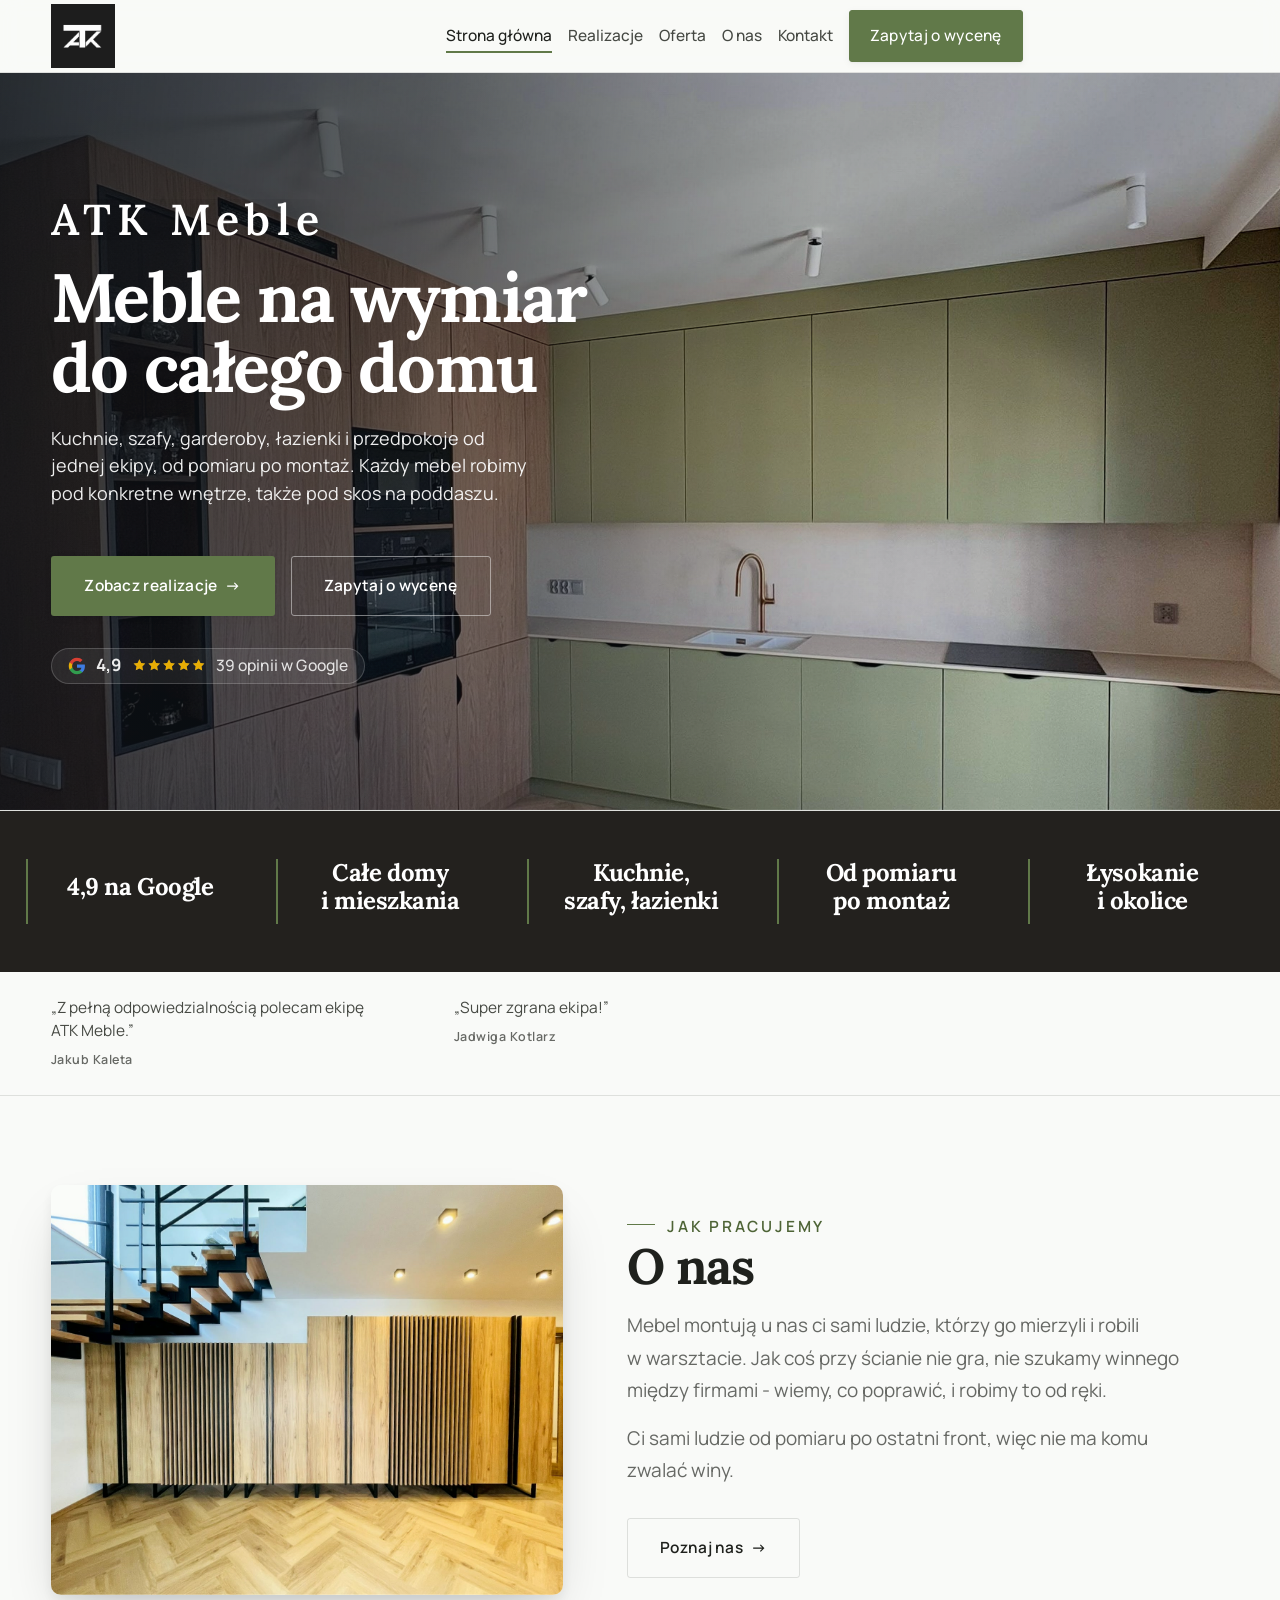
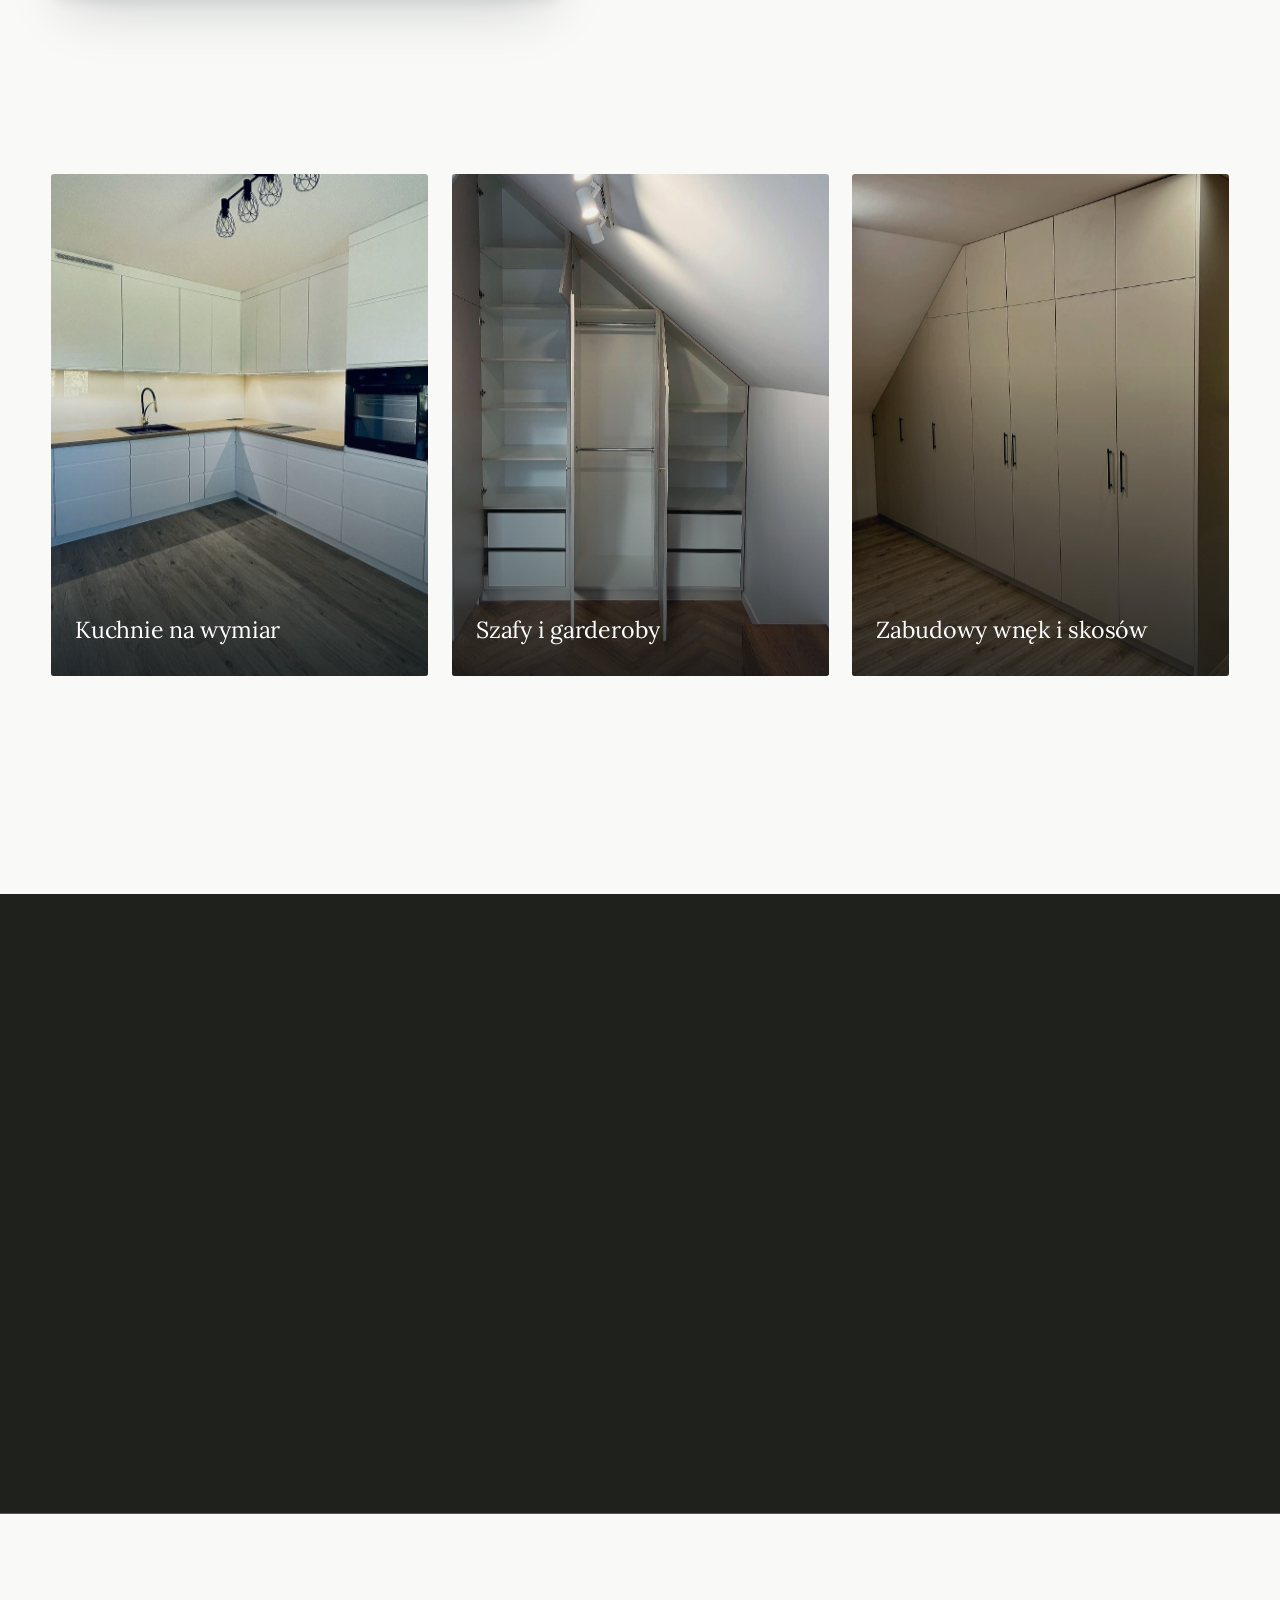
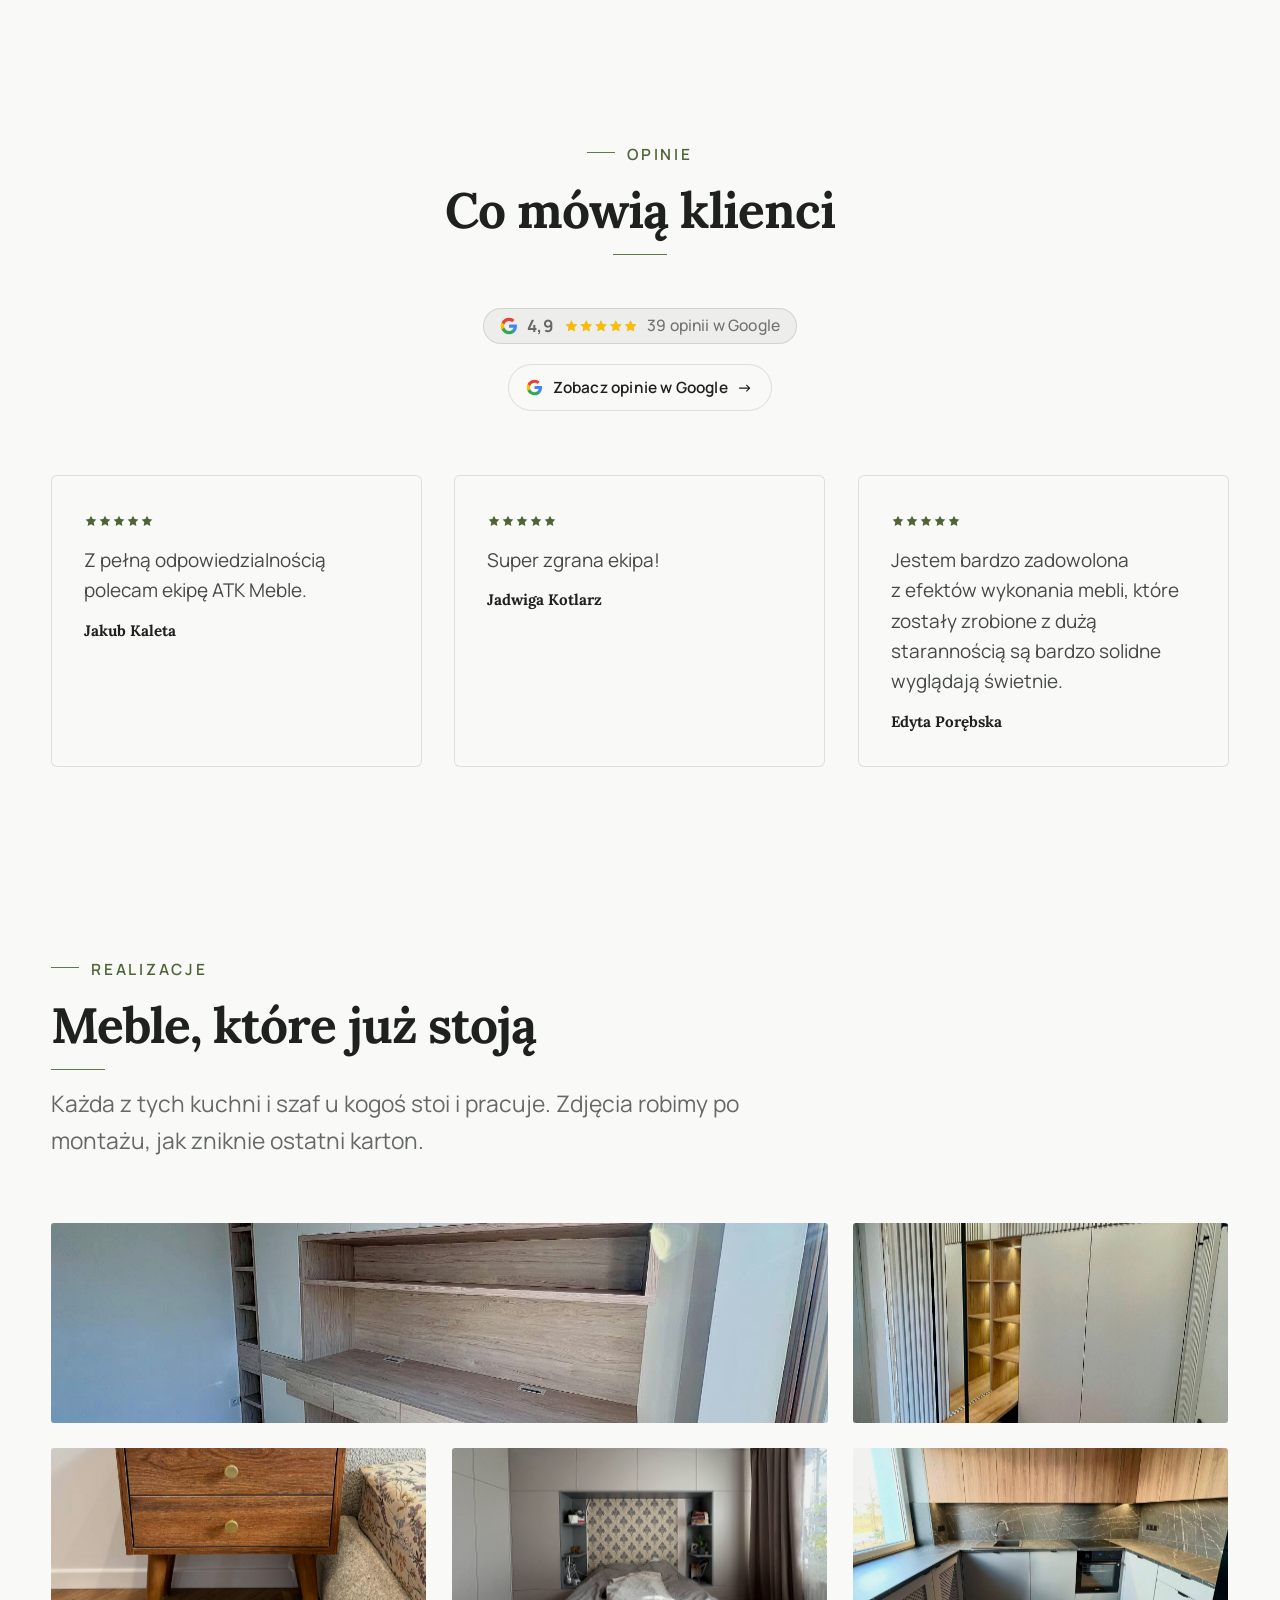
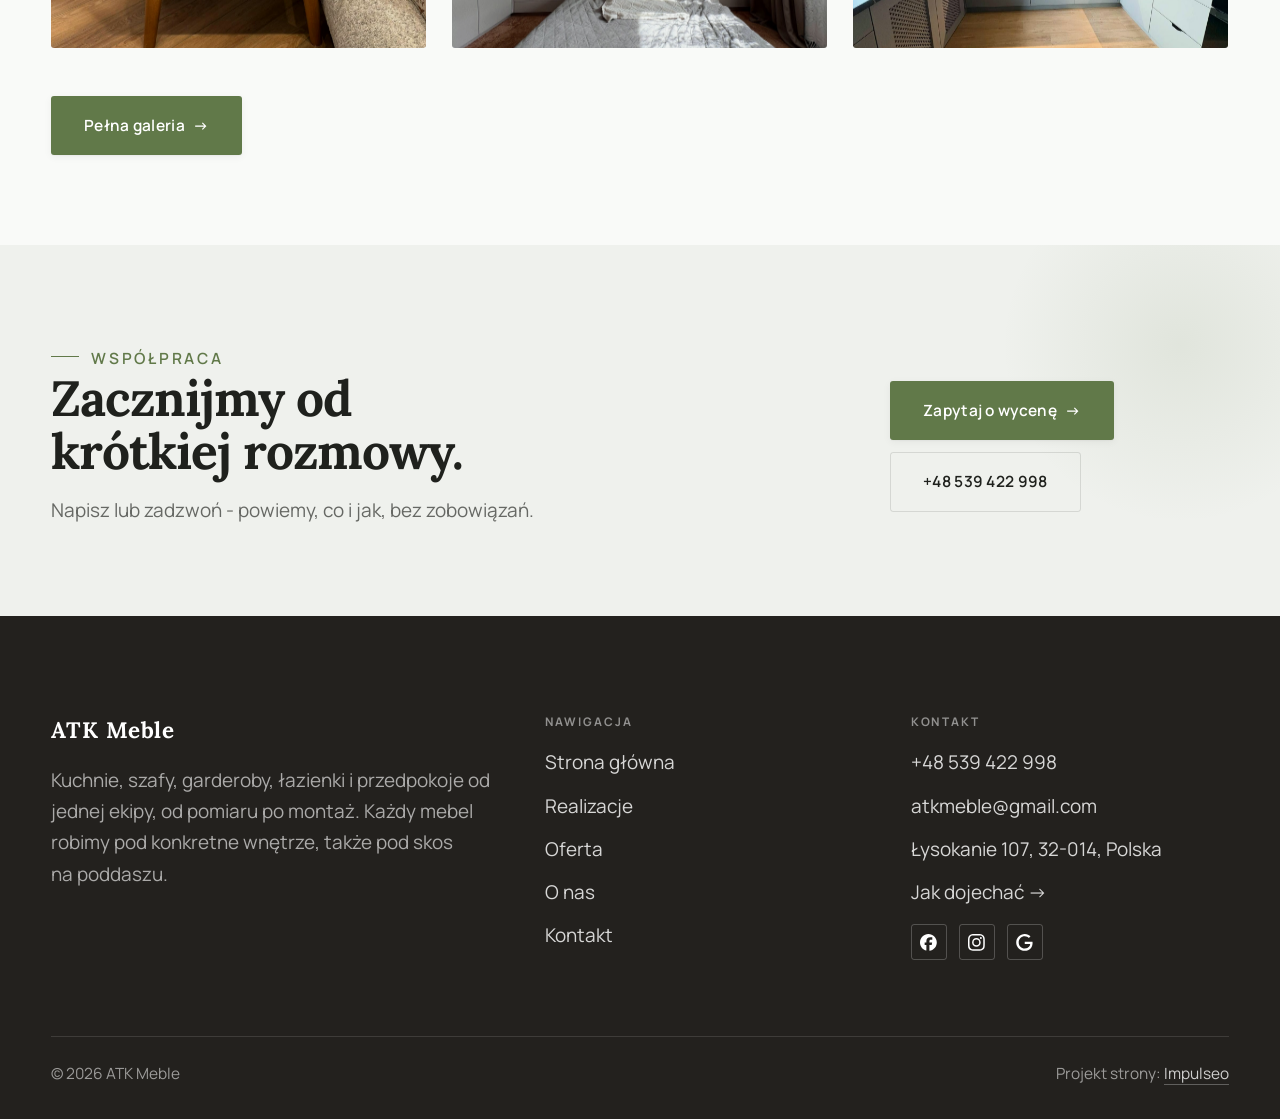
<file: index.html>
<!DOCTYPE html>
<html lang="pl">
<head>
<meta charset="UTF-8">
<meta name="viewport" content="width=device-width, initial-scale=1.0">
<title>ATK Meble - stolarstwo i meble na wymiar</title>
<meta name="description" content="Meble na wymiar w Łysokaniach: kuchnie, szafy i zabudowy pod Twoje wnętrze. Całe domy i mieszkania, od pomiaru po montaż. Zadzwoń: +48 539 422 998.">
<link rel="canonical" href="https://impulseo-pl.github.io/atk-meble-na-wymiar-lysokanie/">
<meta name="robots" content="noindex, nofollow">
<meta property="og:type" content="website">
<meta property="og:locale" content="pl_PL">
<meta property="og:site_name" content="ATK Meble">
<meta property="og:title" content="ATK Meble - stolarstwo i meble na wymiar">
<meta property="og:description" content="Meble na wymiar w Łysokaniach: kuchnie, szafy i zabudowy pod Twoje wnętrze. Całe domy i mieszkania, od pomiaru po montaż. Zadzwoń: +48 539 422 998.">
<meta property="og:url" content="https://impulseo-pl.github.io/atk-meble-na-wymiar-lysokanie/">
<meta property="og:image" content="https://impulseo-pl.github.io/atk-meble-na-wymiar-lysokanie/img/og.jpg">
<meta property="og:image:width" content="1200">
<meta property="og:image:height" content="630">
<meta name="twitter:card" content="summary_large_image">
<script type="application/ld+json">{"@context": "https://schema.org", "@type": "HomeAndConstructionBusiness", "name": "ATK Meble", "url": "https://impulseo-pl.github.io/atk-meble-na-wymiar-lysokanie/", "telephone": "+48539422998", "image": "https://impulseo-pl.github.io/atk-meble-na-wymiar-lysokanie/img/og.jpg", "areaServed": "Łysokanie", "sameAs": ["https://maps.google.com/?cid=10413632854506301633&g_mp=Cidnb29nbGUubWFwcy5wbGFjZXMudjEuUGxhY2VzLlNlYXJjaFRleHQQAhgEIAA", "https://www.instagram.com/atk_meble_trolka/", "https://www.facebook.com/profile.php?id=100086114747051"]}</script>
<link rel="preconnect" href="https://fonts.googleapis.com">
<link rel="preconnect" href="https://fonts.gstatic.com" crossorigin>
<link href="https://fonts.googleapis.com/css2?family=Lora:wght@500;600;700&family=Manrope:wght@400;500;600&display=swap" rel="stylesheet">
<link rel="stylesheet" href="assets/styles.css?v=52dd0417">
</head>
<body>

<header class="nav">
  <div class="wrap nav-inner">
    <a class="brand brand-has-logo" href="index.html"><img class="brand-logo" src="img/logo.jpg" alt="ATK Meble" width="339" height="339" decoding="async"></a>
    <nav class="nav-links">
      <a href="index.html" class="active" aria-current="page">Strona główna</a>
      <a href="realizacje.html">Realizacje</a>
      <a href="oferta.html">Oferta</a>
      <a href="o-nas.html">O nas</a>
      <a href="kontakt.html">Kontakt</a>
      <a href="kontakt.html" class="btn btn-accent">Zapytaj o wycenę</a>
    </nav>
    <button class="nav-toggle" aria-label="Menu"><span></span><span></span><span></span></button>
  </div>
</header>

<main>
<section class="hero-cine">
  <img src="img/hero.jpg" fetchpriority="high" data-rotate="img/g1.jpg|img/g2.jpg" alt="ATK Meble - meble na wymiar do całego domu" width="2400" height="1238">
  <div class="wrap">
    <div class="hero-copy">
      <div class="brandmark bm-l"><span class="bm-line"><span>ATK Meble</span></span></div>
      <h1>Meble na wymiar do całego domu</h1>
      <p class="lead">Kuchnie, szafy, garderoby, łazienki i przedpokoje od jednej ekipy, od pomiaru po montaż. Każdy mebel robimy pod konkretne wnętrze, także pod skos na poddaszu.</p>
      <div class="hero-actions">
        <a href="realizacje.html" class="btn btn-accent">Zobacz realizacje <span class="arr">→</span></a>
        <a href="kontakt.html" class="btn btn-ghost btn-on-dark">Zapytaj o wycenę</a>
      </div>
      <div style="margin-top:var(--space-6);color:#fff;font-weight:600;letter-spacing:.02em;opacity:.92"><span class="g-badge"><svg class="gb-ico" viewBox="0 0 24 24" width="18" height="18" aria-hidden="true"><path fill="#4285F4" d="M22.56 12.25c0-.78-.07-1.53-.2-2.25H12v4.26h5.92c-.26 1.37-1.04 2.53-2.21 3.31v2.77h3.57c2.08-1.92 3.28-4.74 3.28-8.09z"/><path fill="#34A853" d="M12 23c2.97 0 5.46-.98 7.28-2.66l-3.57-2.77c-.98.66-2.23 1.06-3.71 1.06-2.86 0-5.29-1.93-6.16-4.53H2.18v2.84C3.99 20.53 7.7 23 12 23z"/><path fill="#FBBC05" d="M5.84 14.09c-.22-.66-.35-1.36-.35-2.09s.13-1.43.35-2.09V7.07H2.18C1.43 8.55 1 10.22 1 12s.43 3.45 1.18 4.93l2.85-2.22.81-.62z"/><path fill="#EA4335" d="M12 5.38c1.62 0 3.06.56 4.21 1.64l3.15-3.15C17.45 2.09 14.97 1 12 1 7.7 1 3.99 3.47 2.18 7.07l3.66 2.84c.87-2.6 3.3-4.53 6.16-4.53z"/></svg><b class="gb-ocena">4,9</b><svg class="gb-stars" viewBox="0 0 90 18" width="74" height="14.8" aria-hidden="true"><g fill="currentColor" opacity=".26"><path transform="translate(0,0)" d="M9 1.6l2.2 4.46 4.92.72-3.56 3.47.84 4.9L9 12.74l-4.4 2.31.84-4.9L1.88 6.68l4.92-.72L9 1.6Z"/><path transform="translate(18,0)" d="M9 1.6l2.2 4.46 4.92.72-3.56 3.47.84 4.9L9 12.74l-4.4 2.31.84-4.9L1.88 6.68l4.92-.72L9 1.6Z"/><path transform="translate(36,0)" d="M9 1.6l2.2 4.46 4.92.72-3.56 3.47.84 4.9L9 12.74l-4.4 2.31.84-4.9L1.88 6.68l4.92-.72L9 1.6Z"/><path transform="translate(54,0)" d="M9 1.6l2.2 4.46 4.92.72-3.56 3.47.84 4.9L9 12.74l-4.4 2.31.84-4.9L1.88 6.68l4.92-.72L9 1.6Z"/><path transform="translate(72,0)" d="M9 1.6l2.2 4.46 4.92.72-3.56 3.47.84 4.9L9 12.74l-4.4 2.31.84-4.9L1.88 6.68l4.92-.72L9 1.6Z"/></g><clipPath id="gs980"><rect x="0" y="0" width="88.2" height="18"/></clipPath><g fill="#FBBC04" clip-path="url(#gs980)"><path transform="translate(0,0)" d="M9 1.6l2.2 4.46 4.92.72-3.56 3.47.84 4.9L9 12.74l-4.4 2.31.84-4.9L1.88 6.68l4.92-.72L9 1.6Z"/><path transform="translate(18,0)" d="M9 1.6l2.2 4.46 4.92.72-3.56 3.47.84 4.9L9 12.74l-4.4 2.31.84-4.9L1.88 6.68l4.92-.72L9 1.6Z"/><path transform="translate(36,0)" d="M9 1.6l2.2 4.46 4.92.72-3.56 3.47.84 4.9L9 12.74l-4.4 2.31.84-4.9L1.88 6.68l4.92-.72L9 1.6Z"/><path transform="translate(54,0)" d="M9 1.6l2.2 4.46 4.92.72-3.56 3.47.84 4.9L9 12.74l-4.4 2.31.84-4.9L1.88 6.68l4.92-.72L9 1.6Z"/><path transform="translate(72,0)" d="M9 1.6l2.2 4.46 4.92.72-3.56 3.47.84 4.9L9 12.74l-4.4 2.31.84-4.9L1.88 6.68l4.92-.72L9 1.6Z"/></g></svg><span class="gb-txt">39 opinii w Google</span></span></div>
    </div>
  </div>
</section>
<section class="strip n-5" style="padding-block:0">
  <div class="wrap">
    <div class="item reveal"><div class="k">4,9 na Google</div><div class="v"></div></div>
    <div class="item reveal"><div class="k">Całe domy i mieszkania</div><div class="v"></div></div>
    <div class="item reveal"><div class="k">Kuchnie, szafy, łazienki</div><div class="v"></div></div>
    <div class="item reveal"><div class="k">Od pomiaru po montaż</div><div class="v"></div></div>
    <div class="item reveal"><div class="k">Łysokanie i okolice</div><div class="v"></div></div>
  </div>
</section>
<section class="opinie-mini" aria-label="Opinie klientów">
  <div class="wrap">
    <div class="om-row">
      <div class="om-item reveal"><blockquote>„Z pełną odpowiedzialnością polecam ekipę ATK Meble.”</blockquote><span class="om-autor">Jakub Kaleta</span></div>
      <div class="om-item reveal"><blockquote>„Super zgrana ekipa!”</blockquote><span class="om-autor">Jadwiga Kotlarz</span></div>
    </div>
  </div>
</section>
<section>
  <div class="wrap split">
    <div class="split-art reveal"><img src="img/g3.jpg" alt="ATK Meble - realizacja" loading="lazy" width="1550" height="1146" decoding="async"></div>
    <div class="split-copy reveal">
      <span class="eyebrow">Jak pracujemy</span>
      <h2>O nas</h2>
      <p class="muted">Mebel montują u nas ci sami ludzie, którzy go mierzyli i robili w warsztacie. Jak coś przy ścianie nie gra, nie szukamy winnego między firmami - wiemy, co poprawić, i robimy to od ręki.</p>
      <p class="muted">Ci sami ludzie od pomiaru po ostatni front, więc nie ma komu zwalać winy.</p>
      <a href="o-nas.html" class="btn btn-ghost">Poznaj nas <span class="arr">→</span></a>
    </div>
  </div>
</section>
<section class="gateways-band">
  <div class="wrap">
    <div class="gateways">
      <a href="oferta.html" class="gateway reveal"><img src="img/g4.jpg" alt="Kuchnie na wymiar" loading="lazy" width="1600" height="1200" decoding="async"><span class="g-ttl">Kuchnie na wymiar</span></a>
      <a href="oferta.html" class="gateway reveal"><img src="img/g15.jpg" alt="Szafy i garderoby" loading="lazy" width="1440" height="1800" decoding="async"><span class="g-ttl">Szafy i garderoby</span></a>
      <a href="oferta.html" class="gateway reveal"><img src="img/g16.jpg" alt="Zabudowy wnęk i skosów" loading="lazy" width="1440" height="1800" decoding="async"><span class="g-ttl">Zabudowy wnęk i skosów</span></a>
    </div>
  </div>
</section>
<section class="stopklatka" aria-hidden="true">
  <div class="stk-bg" style="background-image:url(img/g13.jpg)"></div>
</section>
<section class="opinie">
  <div class="wrap">
    <div class="head center reveal">
      <span class="eyebrow">Opinie</span>
      <h2>Co mówią klienci</h2>
    </div>
    <p class="op-meta reveal"><span class="g-badge"><svg class="gb-ico" viewBox="0 0 24 24" width="18" height="18" aria-hidden="true"><path fill="#4285F4" d="M22.56 12.25c0-.78-.07-1.53-.2-2.25H12v4.26h5.92c-.26 1.37-1.04 2.53-2.21 3.31v2.77h3.57c2.08-1.92 3.28-4.74 3.28-8.09z"/><path fill="#34A853" d="M12 23c2.97 0 5.46-.98 7.28-2.66l-3.57-2.77c-.98.66-2.23 1.06-3.71 1.06-2.86 0-5.29-1.93-6.16-4.53H2.18v2.84C3.99 20.53 7.7 23 12 23z"/><path fill="#FBBC05" d="M5.84 14.09c-.22-.66-.35-1.36-.35-2.09s.13-1.43.35-2.09V7.07H2.18C1.43 8.55 1 10.22 1 12s.43 3.45 1.18 4.93l2.85-2.22.81-.62z"/><path fill="#EA4335" d="M12 5.38c1.62 0 3.06.56 4.21 1.64l3.15-3.15C17.45 2.09 14.97 1 12 1 7.7 1 3.99 3.47 2.18 7.07l3.66 2.84c.87-2.6 3.3-4.53 6.16-4.53z"/></svg><b class="gb-ocena">4,9</b><svg class="gb-stars" viewBox="0 0 90 18" width="74" height="14.8" aria-hidden="true"><g fill="currentColor" opacity=".26"><path transform="translate(0,0)" d="M9 1.6l2.2 4.46 4.92.72-3.56 3.47.84 4.9L9 12.74l-4.4 2.31.84-4.9L1.88 6.68l4.92-.72L9 1.6Z"/><path transform="translate(18,0)" d="M9 1.6l2.2 4.46 4.92.72-3.56 3.47.84 4.9L9 12.74l-4.4 2.31.84-4.9L1.88 6.68l4.92-.72L9 1.6Z"/><path transform="translate(36,0)" d="M9 1.6l2.2 4.46 4.92.72-3.56 3.47.84 4.9L9 12.74l-4.4 2.31.84-4.9L1.88 6.68l4.92-.72L9 1.6Z"/><path transform="translate(54,0)" d="M9 1.6l2.2 4.46 4.92.72-3.56 3.47.84 4.9L9 12.74l-4.4 2.31.84-4.9L1.88 6.68l4.92-.72L9 1.6Z"/><path transform="translate(72,0)" d="M9 1.6l2.2 4.46 4.92.72-3.56 3.47.84 4.9L9 12.74l-4.4 2.31.84-4.9L1.88 6.68l4.92-.72L9 1.6Z"/></g><clipPath id="gs980"><rect x="0" y="0" width="88.2" height="18"/></clipPath><g fill="#FBBC04" clip-path="url(#gs980)"><path transform="translate(0,0)" d="M9 1.6l2.2 4.46 4.92.72-3.56 3.47.84 4.9L9 12.74l-4.4 2.31.84-4.9L1.88 6.68l4.92-.72L9 1.6Z"/><path transform="translate(18,0)" d="M9 1.6l2.2 4.46 4.92.72-3.56 3.47.84 4.9L9 12.74l-4.4 2.31.84-4.9L1.88 6.68l4.92-.72L9 1.6Z"/><path transform="translate(36,0)" d="M9 1.6l2.2 4.46 4.92.72-3.56 3.47.84 4.9L9 12.74l-4.4 2.31.84-4.9L1.88 6.68l4.92-.72L9 1.6Z"/><path transform="translate(54,0)" d="M9 1.6l2.2 4.46 4.92.72-3.56 3.47.84 4.9L9 12.74l-4.4 2.31.84-4.9L1.88 6.68l4.92-.72L9 1.6Z"/><path transform="translate(72,0)" d="M9 1.6l2.2 4.46 4.92.72-3.56 3.47.84 4.9L9 12.74l-4.4 2.31.84-4.9L1.88 6.68l4.92-.72L9 1.6Z"/></g></svg><span class="gb-txt">39 opinii w Google</span></span></p>
    <p class="op-meta reveal"><a class="op-google" href="https://maps.google.com/?cid=10413632854506301633&amp;g_mp=Cidnb29nbGUubWFwcy5wbGFjZXMudjEuUGxhY2VzLlNlYXJjaFRleHQQAhgEIAA" target="_blank" rel="noopener"><svg class="op-g-ico" viewBox="0 0 24 24" width="17" height="17" aria-hidden="true"><path fill="#4285F4" d="M22.56 12.25c0-.78-.07-1.53-.2-2.25H12v4.26h5.92c-.26 1.37-1.04 2.53-2.21 3.31v2.77h3.57c2.08-1.92 3.28-4.74 3.28-8.09z"/><path fill="#34A853" d="M12 23c2.97 0 5.46-.98 7.28-2.66l-3.57-2.77c-.98.66-2.23 1.06-3.71 1.06-2.86 0-5.29-1.93-6.16-4.53H2.18v2.84C3.99 20.53 7.7 23 12 23z"/><path fill="#FBBC05" d="M5.84 14.09c-.22-.66-.35-1.36-.35-2.09s.13-1.43.35-2.09V7.07H2.18C1.43 8.55 1 10.22 1 12s.43 3.45 1.18 4.93l2.85-2.22.81-.62z"/><path fill="#EA4335" d="M12 5.38c1.62 0 3.06.56 4.21 1.64l3.15-3.15C17.45 2.09 14.97 1 12 1 7.7 1 3.99 3.47 2.18 7.07l3.66 2.84c.87-2.6 3.3-4.53 6.16-4.53z"/></svg><span>Zobacz opinie w Google</span><span class="arr">→</span></a></p>
    <div class="opinie-grid">
      <figure class="op-card reveal"><span class="op-star"><svg class="ico-star" width="14" height="14" viewBox="0 0 24 24" style="vertical-align:-2px" aria-hidden="true"><path d="M12 2.8l2.85 5.8 6.4.93-4.63 4.5 1.1 6.37L12 17.4l-5.72 3 1.1-6.37-4.63-4.5 6.4-.93L12 2.8Z" fill="currentColor"/></svg><svg class="ico-star" width="14" height="14" viewBox="0 0 24 24" style="vertical-align:-2px" aria-hidden="true"><path d="M12 2.8l2.85 5.8 6.4.93-4.63 4.5 1.1 6.37L12 17.4l-5.72 3 1.1-6.37-4.63-4.5 6.4-.93L12 2.8Z" fill="currentColor"/></svg><svg class="ico-star" width="14" height="14" viewBox="0 0 24 24" style="vertical-align:-2px" aria-hidden="true"><path d="M12 2.8l2.85 5.8 6.4.93-4.63 4.5 1.1 6.37L12 17.4l-5.72 3 1.1-6.37-4.63-4.5 6.4-.93L12 2.8Z" fill="currentColor"/></svg><svg class="ico-star" width="14" height="14" viewBox="0 0 24 24" style="vertical-align:-2px" aria-hidden="true"><path d="M12 2.8l2.85 5.8 6.4.93-4.63 4.5 1.1 6.37L12 17.4l-5.72 3 1.1-6.37-4.63-4.5 6.4-.93L12 2.8Z" fill="currentColor"/></svg><svg class="ico-star" width="14" height="14" viewBox="0 0 24 24" style="vertical-align:-2px" aria-hidden="true"><path d="M12 2.8l2.85 5.8 6.4.93-4.63 4.5 1.1 6.37L12 17.4l-5.72 3 1.1-6.37-4.63-4.5 6.4-.93L12 2.8Z" fill="currentColor"/></svg></span><blockquote>Z pełną odpowiedzialnością polecam ekipę ATK Meble.</blockquote><span class="op-autor">Jakub Kaleta</span></figure>
      <figure class="op-card reveal"><span class="op-star"><svg class="ico-star" width="14" height="14" viewBox="0 0 24 24" style="vertical-align:-2px" aria-hidden="true"><path d="M12 2.8l2.85 5.8 6.4.93-4.63 4.5 1.1 6.37L12 17.4l-5.72 3 1.1-6.37-4.63-4.5 6.4-.93L12 2.8Z" fill="currentColor"/></svg><svg class="ico-star" width="14" height="14" viewBox="0 0 24 24" style="vertical-align:-2px" aria-hidden="true"><path d="M12 2.8l2.85 5.8 6.4.93-4.63 4.5 1.1 6.37L12 17.4l-5.72 3 1.1-6.37-4.63-4.5 6.4-.93L12 2.8Z" fill="currentColor"/></svg><svg class="ico-star" width="14" height="14" viewBox="0 0 24 24" style="vertical-align:-2px" aria-hidden="true"><path d="M12 2.8l2.85 5.8 6.4.93-4.63 4.5 1.1 6.37L12 17.4l-5.72 3 1.1-6.37-4.63-4.5 6.4-.93L12 2.8Z" fill="currentColor"/></svg><svg class="ico-star" width="14" height="14" viewBox="0 0 24 24" style="vertical-align:-2px" aria-hidden="true"><path d="M12 2.8l2.85 5.8 6.4.93-4.63 4.5 1.1 6.37L12 17.4l-5.72 3 1.1-6.37-4.63-4.5 6.4-.93L12 2.8Z" fill="currentColor"/></svg><svg class="ico-star" width="14" height="14" viewBox="0 0 24 24" style="vertical-align:-2px" aria-hidden="true"><path d="M12 2.8l2.85 5.8 6.4.93-4.63 4.5 1.1 6.37L12 17.4l-5.72 3 1.1-6.37-4.63-4.5 6.4-.93L12 2.8Z" fill="currentColor"/></svg></span><blockquote>Super zgrana ekipa!</blockquote><span class="op-autor">Jadwiga Kotlarz</span></figure>
      <figure class="op-card reveal"><span class="op-star"><svg class="ico-star" width="14" height="14" viewBox="0 0 24 24" style="vertical-align:-2px" aria-hidden="true"><path d="M12 2.8l2.85 5.8 6.4.93-4.63 4.5 1.1 6.37L12 17.4l-5.72 3 1.1-6.37-4.63-4.5 6.4-.93L12 2.8Z" fill="currentColor"/></svg><svg class="ico-star" width="14" height="14" viewBox="0 0 24 24" style="vertical-align:-2px" aria-hidden="true"><path d="M12 2.8l2.85 5.8 6.4.93-4.63 4.5 1.1 6.37L12 17.4l-5.72 3 1.1-6.37-4.63-4.5 6.4-.93L12 2.8Z" fill="currentColor"/></svg><svg class="ico-star" width="14" height="14" viewBox="0 0 24 24" style="vertical-align:-2px" aria-hidden="true"><path d="M12 2.8l2.85 5.8 6.4.93-4.63 4.5 1.1 6.37L12 17.4l-5.72 3 1.1-6.37-4.63-4.5 6.4-.93L12 2.8Z" fill="currentColor"/></svg><svg class="ico-star" width="14" height="14" viewBox="0 0 24 24" style="vertical-align:-2px" aria-hidden="true"><path d="M12 2.8l2.85 5.8 6.4.93-4.63 4.5 1.1 6.37L12 17.4l-5.72 3 1.1-6.37-4.63-4.5 6.4-.93L12 2.8Z" fill="currentColor"/></svg><svg class="ico-star" width="14" height="14" viewBox="0 0 24 24" style="vertical-align:-2px" aria-hidden="true"><path d="M12 2.8l2.85 5.8 6.4.93-4.63 4.5 1.1 6.37L12 17.4l-5.72 3 1.1-6.37-4.63-4.5 6.4-.93L12 2.8Z" fill="currentColor"/></svg></span><blockquote>Jestem bardzo zadowolona z efektów wykonania mebli, które zostały zrobione z dużą starannością są bardzo solidne wyglądają świetnie.</blockquote><span class="op-autor">Edyta Porębska</span></figure>
    </div>
  </div>
</section>
<section>
  <div class="wrap">
    <div class="head reveal">
      <span class="eyebrow">Realizacje</span>
      <h2>Meble, które już stoją</h2>
      <p>Każda z tych kuchni i szaf u kogoś stoi i pracuje. Zdjęcia robimy po montażu, jak zniknie ostatni karton.</p>
    </div>
    <div class="gallery">
      <div class="tile t-two3 reveal"><img src="img/g7.jpg" alt="ATK Meble" loading="lazy" width="1440" height="1080" decoding="async"></div>
      <div class="tile t-third reveal"><img src="img/g8.jpg" alt="ATK Meble" loading="lazy" width="1440" height="1800" decoding="async"></div>
      <div class="tile t-third reveal"><img src="img/g9.jpg" alt="ATK Meble" loading="lazy" width="1404" height="1044" decoding="async"></div>
      <div class="tile t-third reveal"><img src="img/g10.jpg" alt="ATK Meble" loading="lazy" width="1600" height="1200" decoding="async"></div>
      <div class="tile t-third reveal"><img src="img/g11.jpg" alt="ATK Meble" loading="lazy" width="1408" height="1050" decoding="async"></div>
    </div>
    <div style="margin-top:var(--space-7)" class="reveal"><a href="realizacje.html" class="btn btn-accent">Pełna galeria <span class="arr">→</span></a></div>
  </div>
</section>
<section class="cta">
  <div class="wrap">
    <div class="reveal">
      <span class="eyebrow">Współpraca</span>
      <h2>Zacznijmy od krótkiej rozmowy.</h2>
      <p>Napisz lub zadzwoń - powiemy, co i jak, bez zobowiązań.</p>
    </div>
    <div class="cta-actions reveal">
      <a href="kontakt.html" class="btn btn-light">Zapytaj o wycenę <span class="arr">→</span></a>
      <a href="tel:+48539422998" class="btn btn-ghost btn-ghost-cta">+48 539 422 998</a>
    </div>
  </div>
</section>
</main>

<footer>
  <div class="wrap">
    <div class="foot-grid">
      <div class="foot-brand">
        <div class="name">ATK Meble</div>
        <p>Kuchnie, szafy, garderoby, łazienki i przedpokoje od jednej ekipy, od pomiaru po montaż. Każdy mebel robimy pod konkretne wnętrze, także pod skos na poddaszu.</p>
      </div>
      <div class="foot-col">
        <h4>Nawigacja</h4>
        <a href="index.html">Strona główna</a>
        <a href="realizacje.html">Realizacje</a>
        <a href="oferta.html">Oferta</a>
        <a href="o-nas.html">O nas</a>
        <a href="kontakt.html">Kontakt</a>
      </div>
      <div class="foot-col">
        <h4>Kontakt</h4>
        <a href="tel:+48539422998">+48 539 422 998</a>
        <a href="mailto:atkmeble@gmail.com">atkmeble@gmail.com</a>
        <p>Łysokanie 107, 32-014, Polska</p>
        <a href="https://maps.google.com/?cid=10413632854506301633&g_mp=Cidnb29nbGUubWFwcy5wbGFjZXMudjEuUGxhY2VzLlNlYXJjaFRleHQQAhgEIAA" target="_blank" rel="noopener">Jak dojechać →</a>
      <div class="foot-soc">
        <a class="soc" href="https://www.facebook.com/profile.php?id=100086114747051" target="_blank" rel="noopener" aria-label="Facebook - ATK Meble"><svg viewBox="0 0 24 24" aria-hidden="true" focusable="false"><path d="M9.101 23.691v-7.98H6.627v-3.667h2.474v-1.58c0-4.085 1.848-5.978 5.858-5.978.401 0 .955.042 1.468.103a8.68 8.68 0 0 1 1.141.195v3.325a8.623 8.623 0 0 0-.653-.036 26.805 26.805 0 0 0-.733-.009c-.707 0-1.259.096-1.675.309a1.686 1.686 0 0 0-.679.622c-.258.42-.374.995-.374 1.752v1.297h3.919l-.386 2.103-.287 1.564h-3.246v8.245C19.396 23.238 24 18.179 24 12.044c0-6.627-5.373-12-12-12s-12 5.373-12 12c0 5.628 3.874 10.35 9.101 11.647Z" fill="currentColor"/></svg></a>
        <a class="soc" href="https://www.instagram.com/atk_meble_trolka/" target="_blank" rel="noopener" aria-label="Instagram - ATK Meble"><svg viewBox="0 0 24 24" aria-hidden="true" focusable="false"><path d="M7.0301.084c-1.2768.0602-2.1487.264-2.911.5634-.7888.3075-1.4575.72-2.1228 1.3877-.6652.6677-1.075 1.3368-1.3802 2.127-.2954.7638-.4956 1.6365-.552 2.914-.0564 1.2775-.0689 1.6882-.0626 4.947.0062 3.2586.0206 3.6671.0825 4.9473.061 1.2765.264 2.1482.5635 2.9107.308.7889.72 1.4573 1.388 2.1228.6679.6655 1.3365 1.0743 2.1285 1.38.7632.295 1.6361.4961 2.9134.552 1.2773.056 1.6884.069 4.9462.0627 3.2578-.0062 3.668-.0207 4.9478-.0814 1.28-.0607 2.147-.2652 2.9098-.5633.7889-.3086 1.4578-.72 2.1228-1.3881.665-.6682 1.0745-1.3378 1.3795-2.1284.2957-.7632.4966-1.636.552-2.9124.056-1.2809.0692-1.6898.063-4.948-.0063-3.2583-.021-3.6668-.0817-4.9465-.0607-1.2797-.264-2.1487-.5633-2.9117-.3084-.7889-.72-1.4568-1.3876-2.1228C21.2982 1.33 20.628.9208 19.8378.6165 19.074.321 18.2017.1197 16.9244.0645 15.6471.0093 15.236-.005 11.977.0014 8.718.0076 8.31.0215 7.0301.0839m.1402 21.6932c-1.17-.0509-1.8053-.2453-2.2287-.408-.5606-.216-.96-.4771-1.3819-.895-.422-.4178-.6811-.8186-.9-1.378-.1644-.4234-.3624-1.058-.4171-2.228-.0595-1.2645-.072-1.6442-.079-4.848-.007-3.2037.0053-3.583.0607-4.848.05-1.169.2456-1.805.408-2.2282.216-.5613.4762-.96.895-1.3816.4188-.4217.8184-.6814 1.3783-.9003.423-.1651 1.0575-.3614 2.227-.4171 1.2655-.06 1.6447-.072 4.848-.079 3.2033-.007 3.5835.005 4.8495.0608 1.169.0508 1.8053.2445 2.228.408.5608.216.96.4754 1.3816.895.4217.4194.6816.8176.9005 1.3787.1653.4217.3617 1.056.4169 2.2263.0602 1.2655.0739 1.645.0796 4.848.0058 3.203-.0055 3.5834-.061 4.848-.051 1.17-.245 1.8055-.408 2.2294-.216.5604-.4763.96-.8954 1.3814-.419.4215-.8181.6811-1.3783.9-.4224.1649-1.0577.3617-2.2262.4174-1.2656.0595-1.6448.072-4.8493.079-3.2045.007-3.5825-.006-4.848-.0608M16.953 5.5864A1.44 1.44 0 1 0 18.39 4.144a1.44 1.44 0 0 0-1.437 1.4424M5.8385 12.012c.0067 3.4032 2.7706 6.1557 6.173 6.1493 3.4026-.0065 6.157-2.7701 6.1506-6.1733-.0065-3.4032-2.771-6.1565-6.174-6.1498-3.403.0067-6.156 2.771-6.1496 6.1738M8 12.0077a4 4 0 1 1 4.008 3.9921A3.9996 3.9996 0 0 1 8 12.0077" fill="currentColor"/></svg></a>
        <a class="soc" href="https://maps.google.com/?cid=10413632854506301633&g_mp=Cidnb29nbGUubWFwcy5wbGFjZXMudjEuUGxhY2VzLlNlYXJjaFRleHQQAhgEIAA" target="_blank" rel="noopener" aria-label="Google - ATK Meble"><svg viewBox="0 0 24 24" aria-hidden="true" focusable="false"><path d="M12.48 10.92v3.28h7.84c-.24 1.84-.853 3.187-1.787 4.133-1.147 1.147-2.933 2.4-6.053 2.4-4.827 0-8.6-3.893-8.6-8.72s3.773-8.72 8.6-8.72c2.6 0 4.507 1.027 5.907 2.347l2.307-2.307C18.747 1.44 16.133 0 12.48 0 5.867 0 .307 5.387.307 12s5.56 12 12.173 12c3.573 0 6.267-1.173 8.373-3.36 2.16-2.16 2.84-5.213 2.84-7.667 0-.76-.053-1.467-.173-2.053H12.48z" fill="currentColor"/></svg></a>
      </div>
      </div>
    </div>
    <div class="foot-bot">
      <span>© 2026 ATK Meble</span>
      <span>Projekt strony: <a class="foot-credit" href="https://impulseo.pl" target="_blank" rel="noopener">Impulseo</a></span>
    </div>
  </div>
</footer>
<div class="sticky-reserve"><a class="sr-book" href="kontakt.html">Zapytaj o wycenę</a><a class="sr-call" href="tel:+48539422998" aria-label="Zadzwoń"><svg class="ico-tel" width="16" height="16" viewBox="0 0 24 24" fill="none" aria-hidden="true"><path d="M6.6 10.8a15.5 15.5 0 0 0 6.6 6.6l2.2-2.2a1 1 0 0 1 1-.24 11.4 11.4 0 0 0 3.6.58 1 1 0 0 1 1 1V20a1 1 0 0 1-1 1A17 17 0 0 1 3 4a1 1 0 0 1 1-1h3.5a1 1 0 0 1 1 1c0 1.25.2 2.46.58 3.6a1 1 0 0 1-.25 1l-2.23 2.2Z" fill="currentColor"/></svg></a></div>
<div class="demo-wazne" data-do="2026-10-08" data-cykl="3" hidden><svg class="dw-ico" width="13" height="13" viewBox="0 0 24 24" fill="none" aria-hidden="true"><circle cx="12" cy="12" r="8.6" stroke="currentColor" stroke-width="1.8"/><path d="M12 7.2V12l3.3 2" stroke="currentColor" stroke-width="1.8" stroke-linecap="round"/></svg><span class="dw-txt"></span></div>

<script src="assets/main.js"></script>
</body>
</html>
</file>
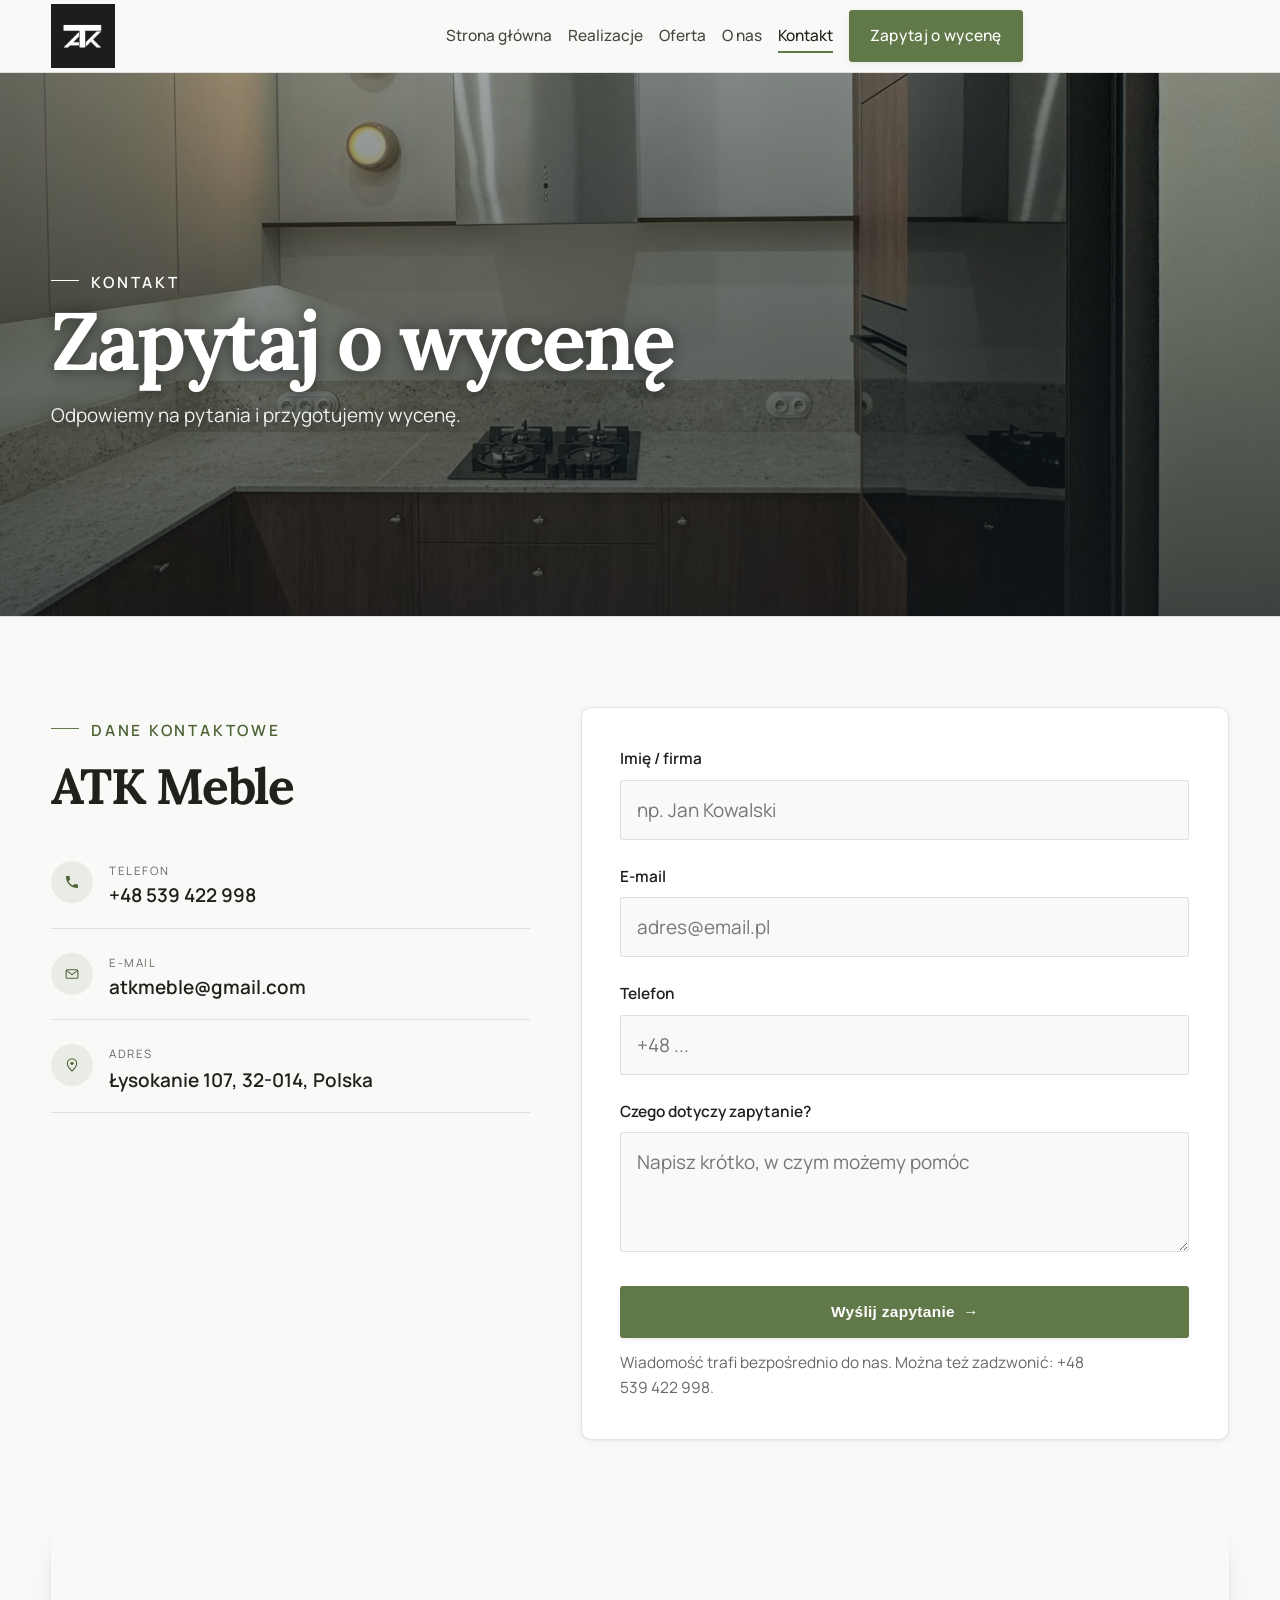
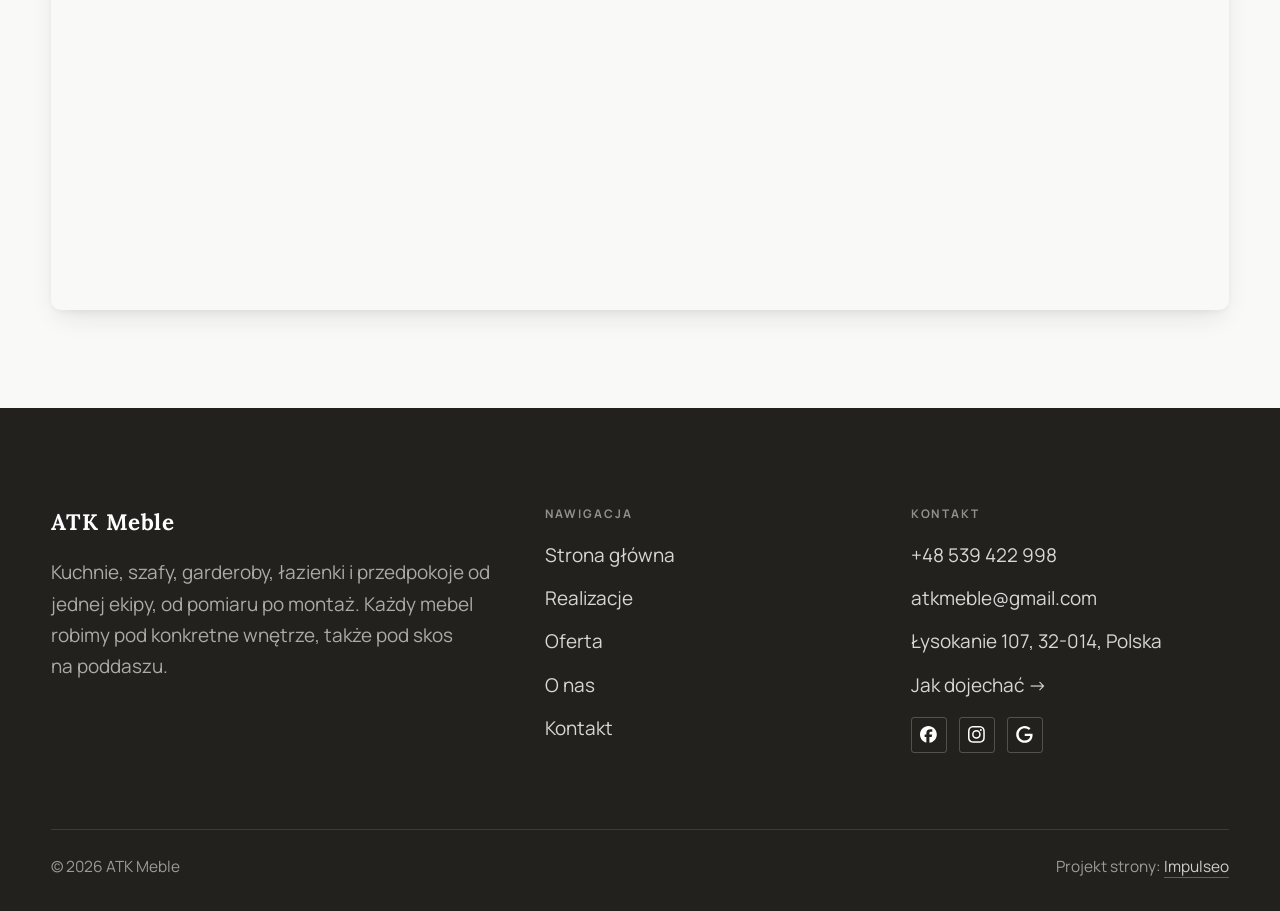
<file: kontakt.html>
<!DOCTYPE html>
<html lang="pl">
<head>
<meta charset="UTF-8">
<meta name="viewport" content="width=device-width, initial-scale=1.0">
<title>Kontakt - ATK Meble</title>
<meta name="description" content="Kontakt ATK Meble - Łysokanie 107, 32-014, Polska">
<link rel="canonical" href="https://impulseo-pl.github.io/atk-meble-na-wymiar-lysokanie/kontakt.html">
<meta name="robots" content="noindex, nofollow">
<meta property="og:type" content="website">
<meta property="og:locale" content="pl_PL">
<meta property="og:site_name" content="ATK Meble">
<meta property="og:title" content="Kontakt - ATK Meble">
<meta property="og:description" content="Kontakt ATK Meble - Łysokanie 107, 32-014, Polska">
<meta property="og:url" content="https://impulseo-pl.github.io/atk-meble-na-wymiar-lysokanie/kontakt.html">
<meta property="og:image" content="https://impulseo-pl.github.io/atk-meble-na-wymiar-lysokanie/img/og.jpg">
<meta property="og:image:width" content="1200">
<meta property="og:image:height" content="630">
<meta name="twitter:card" content="summary_large_image">
<link rel="preconnect" href="https://fonts.googleapis.com">
<link rel="preconnect" href="https://fonts.gstatic.com" crossorigin>
<link href="https://fonts.googleapis.com/css2?family=Lora:wght@500;600;700&family=Manrope:wght@400;500;600&display=swap" rel="stylesheet">
<link rel="stylesheet" href="assets/styles.css?v=52dd0417">
</head>
<body>

<header class="nav">
  <div class="wrap nav-inner">
    <a class="brand brand-has-logo" href="index.html"><img class="brand-logo" src="img/logo.jpg" alt="ATK Meble" width="339" height="339" decoding="async"></a>
    <nav class="nav-links">
      <a href="index.html">Strona główna</a>
      <a href="realizacje.html">Realizacje</a>
      <a href="oferta.html">Oferta</a>
      <a href="o-nas.html">O nas</a>
      <a href="kontakt.html" class="active" aria-current="page">Kontakt</a>
      <a href="kontakt.html" class="btn btn-accent">Zapytaj o wycenę</a>
    </nav>
    <button class="nav-toggle" aria-label="Menu"><span></span><span></span><span></span></button>
  </div>
</header>

<main>
<section class="pagehead">
  <img src="img/g6.jpg" alt="ATK Meble - Zapytaj o wycenę" width="1954" height="1080" decoding="async">
  <div class="wrap">
    <span class="eyebrow">Kontakt</span>
    <h1>Zapytaj o wycenę</h1>
    <p>Odpowiemy na pytania i przygotujemy wycenę.</p>
  </div>
</section>
<section>
  <div class="wrap contact-grid">
    <div class="reveal">
      <span class="eyebrow">Dane kontaktowe</span>
      <h2 style="margin:var(--space-4) 0 var(--space-6)">ATK Meble</h2>
      <div class="info-list">
        <div class="info-row"><div class="ic"><svg class="ico-tel" width="16" height="16" viewBox="0 0 24 24" fill="none" aria-hidden="true"><path d="M6.6 10.8a15.5 15.5 0 0 0 6.6 6.6l2.2-2.2a1 1 0 0 1 1-.24 11.4 11.4 0 0 0 3.6.58 1 1 0 0 1 1 1V20a1 1 0 0 1-1 1A17 17 0 0 1 3 4a1 1 0 0 1 1-1h3.5a1 1 0 0 1 1 1c0 1.25.2 2.46.58 3.6a1 1 0 0 1-.25 1l-2.23 2.2Z" fill="currentColor"/></svg></div><div><div class="lbl">Telefon</div><a class="val" href="tel:+48539422998">+48 539 422 998</a></div></div>
        <div class="info-row"><div class="ic"><svg class="ico-mail" width="16" height="16" viewBox="0 0 24 24" fill="none" aria-hidden="true"><rect x="3.2" y="5.5" width="17.6" height="13" rx="1.6" stroke="currentColor" stroke-width="1.6"/><path d="M4 7l8 6 8-6" stroke="currentColor" stroke-width="1.6" stroke-linecap="round" stroke-linejoin="round"/></svg></div><div><div class="lbl">E-mail</div><a class="val" href="mailto:atkmeble@gmail.com">atkmeble@gmail.com</a></div></div>
        <div class="info-row"><div class="ic"><svg class="ico-pin" width="16" height="16" viewBox="0 0 24 24" fill="none" aria-hidden="true"><path d="M12 21s7-6.1 7-11.5A7 7 0 0 0 5 9.5C5 14.9 12 21 12 21Z" stroke="currentColor" stroke-width="1.6" fill="none"/><circle cx="12" cy="9.5" r="2.4" fill="currentColor"/></svg></div><div><div class="lbl">Adres</div><div class="val">Łysokanie 107, 32-014, Polska</div></div></div>
      </div>
    </div>
    <div class="reveal">
      <form class="form" action="https://formsubmit.co/atkmeble@gmail.com" method="POST">
        <input type="hidden" name="_subject" value="Zapytanie ze strony ATK Meble">
        <input type="hidden" name="_captcha" value="false">
        <input type="hidden" name="_template" value="table">
        <div class="fld"><label for="name">Imię / firma</label><input id="name" name="name" type="text" placeholder="np. Jan Kowalski" required></div>
        <div class="fld"><label for="email">E-mail</label><input id="email" name="email" type="email" placeholder="adres@email.pl" required></div>
        <div class="fld"><label for="phone">Telefon</label><input id="phone" name="phone" type="tel" placeholder="+48 ..."></div>
        <div class="fld"><label for="msg">Czego dotyczy zapytanie?</label><textarea id="msg" name="message" placeholder="Napisz krótko, w czym możemy pomóc" required></textarea></div>
        <button type="submit" class="btn btn-accent" style="width:100%;justify-content:center">Wyślij zapytanie <span class="arr">→</span></button>
        <p class="note">Wiadomość trafi bezpośrednio do nas. Można też zadzwonić: +48 539 422 998.</p>
      </form>
    </div>
  </div>
</section>
<section style="padding-top:0">
  <div class="wrap reveal">
    <iframe class="map" title="ATK Meble - Łysokanie" src="https://maps.google.com/maps?q=49.9841332%2C20.2574001&z=15&output=embed" loading="lazy" referrerpolicy="no-referrer-when-downgrade"></iframe>
  </div>
</section>
</main>

<footer>
  <div class="wrap">
    <div class="foot-grid">
      <div class="foot-brand">
        <div class="name">ATK Meble</div>
        <p>Kuchnie, szafy, garderoby, łazienki i przedpokoje od jednej ekipy, od pomiaru po montaż. Każdy mebel robimy pod konkretne wnętrze, także pod skos na poddaszu.</p>
      </div>
      <div class="foot-col">
        <h4>Nawigacja</h4>
        <a href="index.html">Strona główna</a>
        <a href="realizacje.html">Realizacje</a>
        <a href="oferta.html">Oferta</a>
        <a href="o-nas.html">O nas</a>
        <a href="kontakt.html">Kontakt</a>
      </div>
      <div class="foot-col">
        <h4>Kontakt</h4>
        <a href="tel:+48539422998">+48 539 422 998</a>
        <a href="mailto:atkmeble@gmail.com">atkmeble@gmail.com</a>
        <p>Łysokanie 107, 32-014, Polska</p>
        <a href="https://maps.google.com/?cid=10413632854506301633&g_mp=Cidnb29nbGUubWFwcy5wbGFjZXMudjEuUGxhY2VzLlNlYXJjaFRleHQQAhgEIAA" target="_blank" rel="noopener">Jak dojechać →</a>
      <div class="foot-soc">
        <a class="soc" href="https://www.facebook.com/profile.php?id=100086114747051" target="_blank" rel="noopener" aria-label="Facebook - ATK Meble"><svg viewBox="0 0 24 24" aria-hidden="true" focusable="false"><path d="M9.101 23.691v-7.98H6.627v-3.667h2.474v-1.58c0-4.085 1.848-5.978 5.858-5.978.401 0 .955.042 1.468.103a8.68 8.68 0 0 1 1.141.195v3.325a8.623 8.623 0 0 0-.653-.036 26.805 26.805 0 0 0-.733-.009c-.707 0-1.259.096-1.675.309a1.686 1.686 0 0 0-.679.622c-.258.42-.374.995-.374 1.752v1.297h3.919l-.386 2.103-.287 1.564h-3.246v8.245C19.396 23.238 24 18.179 24 12.044c0-6.627-5.373-12-12-12s-12 5.373-12 12c0 5.628 3.874 10.35 9.101 11.647Z" fill="currentColor"/></svg></a>
        <a class="soc" href="https://www.instagram.com/atk_meble_trolka/" target="_blank" rel="noopener" aria-label="Instagram - ATK Meble"><svg viewBox="0 0 24 24" aria-hidden="true" focusable="false"><path d="M7.0301.084c-1.2768.0602-2.1487.264-2.911.5634-.7888.3075-1.4575.72-2.1228 1.3877-.6652.6677-1.075 1.3368-1.3802 2.127-.2954.7638-.4956 1.6365-.552 2.914-.0564 1.2775-.0689 1.6882-.0626 4.947.0062 3.2586.0206 3.6671.0825 4.9473.061 1.2765.264 2.1482.5635 2.9107.308.7889.72 1.4573 1.388 2.1228.6679.6655 1.3365 1.0743 2.1285 1.38.7632.295 1.6361.4961 2.9134.552 1.2773.056 1.6884.069 4.9462.0627 3.2578-.0062 3.668-.0207 4.9478-.0814 1.28-.0607 2.147-.2652 2.9098-.5633.7889-.3086 1.4578-.72 2.1228-1.3881.665-.6682 1.0745-1.3378 1.3795-2.1284.2957-.7632.4966-1.636.552-2.9124.056-1.2809.0692-1.6898.063-4.948-.0063-3.2583-.021-3.6668-.0817-4.9465-.0607-1.2797-.264-2.1487-.5633-2.9117-.3084-.7889-.72-1.4568-1.3876-2.1228C21.2982 1.33 20.628.9208 19.8378.6165 19.074.321 18.2017.1197 16.9244.0645 15.6471.0093 15.236-.005 11.977.0014 8.718.0076 8.31.0215 7.0301.0839m.1402 21.6932c-1.17-.0509-1.8053-.2453-2.2287-.408-.5606-.216-.96-.4771-1.3819-.895-.422-.4178-.6811-.8186-.9-1.378-.1644-.4234-.3624-1.058-.4171-2.228-.0595-1.2645-.072-1.6442-.079-4.848-.007-3.2037.0053-3.583.0607-4.848.05-1.169.2456-1.805.408-2.2282.216-.5613.4762-.96.895-1.3816.4188-.4217.8184-.6814 1.3783-.9003.423-.1651 1.0575-.3614 2.227-.4171 1.2655-.06 1.6447-.072 4.848-.079 3.2033-.007 3.5835.005 4.8495.0608 1.169.0508 1.8053.2445 2.228.408.5608.216.96.4754 1.3816.895.4217.4194.6816.8176.9005 1.3787.1653.4217.3617 1.056.4169 2.2263.0602 1.2655.0739 1.645.0796 4.848.0058 3.203-.0055 3.5834-.061 4.848-.051 1.17-.245 1.8055-.408 2.2294-.216.5604-.4763.96-.8954 1.3814-.419.4215-.8181.6811-1.3783.9-.4224.1649-1.0577.3617-2.2262.4174-1.2656.0595-1.6448.072-4.8493.079-3.2045.007-3.5825-.006-4.848-.0608M16.953 5.5864A1.44 1.44 0 1 0 18.39 4.144a1.44 1.44 0 0 0-1.437 1.4424M5.8385 12.012c.0067 3.4032 2.7706 6.1557 6.173 6.1493 3.4026-.0065 6.157-2.7701 6.1506-6.1733-.0065-3.4032-2.771-6.1565-6.174-6.1498-3.403.0067-6.156 2.771-6.1496 6.1738M8 12.0077a4 4 0 1 1 4.008 3.9921A3.9996 3.9996 0 0 1 8 12.0077" fill="currentColor"/></svg></a>
        <a class="soc" href="https://maps.google.com/?cid=10413632854506301633&g_mp=Cidnb29nbGUubWFwcy5wbGFjZXMudjEuUGxhY2VzLlNlYXJjaFRleHQQAhgEIAA" target="_blank" rel="noopener" aria-label="Google - ATK Meble"><svg viewBox="0 0 24 24" aria-hidden="true" focusable="false"><path d="M12.48 10.92v3.28h7.84c-.24 1.84-.853 3.187-1.787 4.133-1.147 1.147-2.933 2.4-6.053 2.4-4.827 0-8.6-3.893-8.6-8.72s3.773-8.72 8.6-8.72c2.6 0 4.507 1.027 5.907 2.347l2.307-2.307C18.747 1.44 16.133 0 12.48 0 5.867 0 .307 5.387.307 12s5.56 12 12.173 12c3.573 0 6.267-1.173 8.373-3.36 2.16-2.16 2.84-5.213 2.84-7.667 0-.76-.053-1.467-.173-2.053H12.48z" fill="currentColor"/></svg></a>
      </div>
      </div>
    </div>
    <div class="foot-bot">
      <span>© 2026 ATK Meble</span>
      <span>Projekt strony: <a class="foot-credit" href="https://impulseo.pl" target="_blank" rel="noopener">Impulseo</a></span>
    </div>
  </div>
</footer>
<div class="sticky-reserve"><a class="sr-book" href="kontakt.html">Zapytaj o wycenę</a><a class="sr-call" href="tel:+48539422998" aria-label="Zadzwoń"><svg class="ico-tel" width="16" height="16" viewBox="0 0 24 24" fill="none" aria-hidden="true"><path d="M6.6 10.8a15.5 15.5 0 0 0 6.6 6.6l2.2-2.2a1 1 0 0 1 1-.24 11.4 11.4 0 0 0 3.6.58 1 1 0 0 1 1 1V20a1 1 0 0 1-1 1A17 17 0 0 1 3 4a1 1 0 0 1 1-1h3.5a1 1 0 0 1 1 1c0 1.25.2 2.46.58 3.6a1 1 0 0 1-.25 1l-2.23 2.2Z" fill="currentColor"/></svg></a></div>
<div class="demo-wazne" data-do="2026-10-08" data-cykl="3" hidden><svg class="dw-ico" width="13" height="13" viewBox="0 0 24 24" fill="none" aria-hidden="true"><circle cx="12" cy="12" r="8.6" stroke="currentColor" stroke-width="1.8"/><path d="M12 7.2V12l3.3 2" stroke="currentColor" stroke-width="1.8" stroke-linecap="round"/></svg><span class="dw-txt"></span></div>

<script src="assets/main.js"></script>
</body>
</html>
</file>
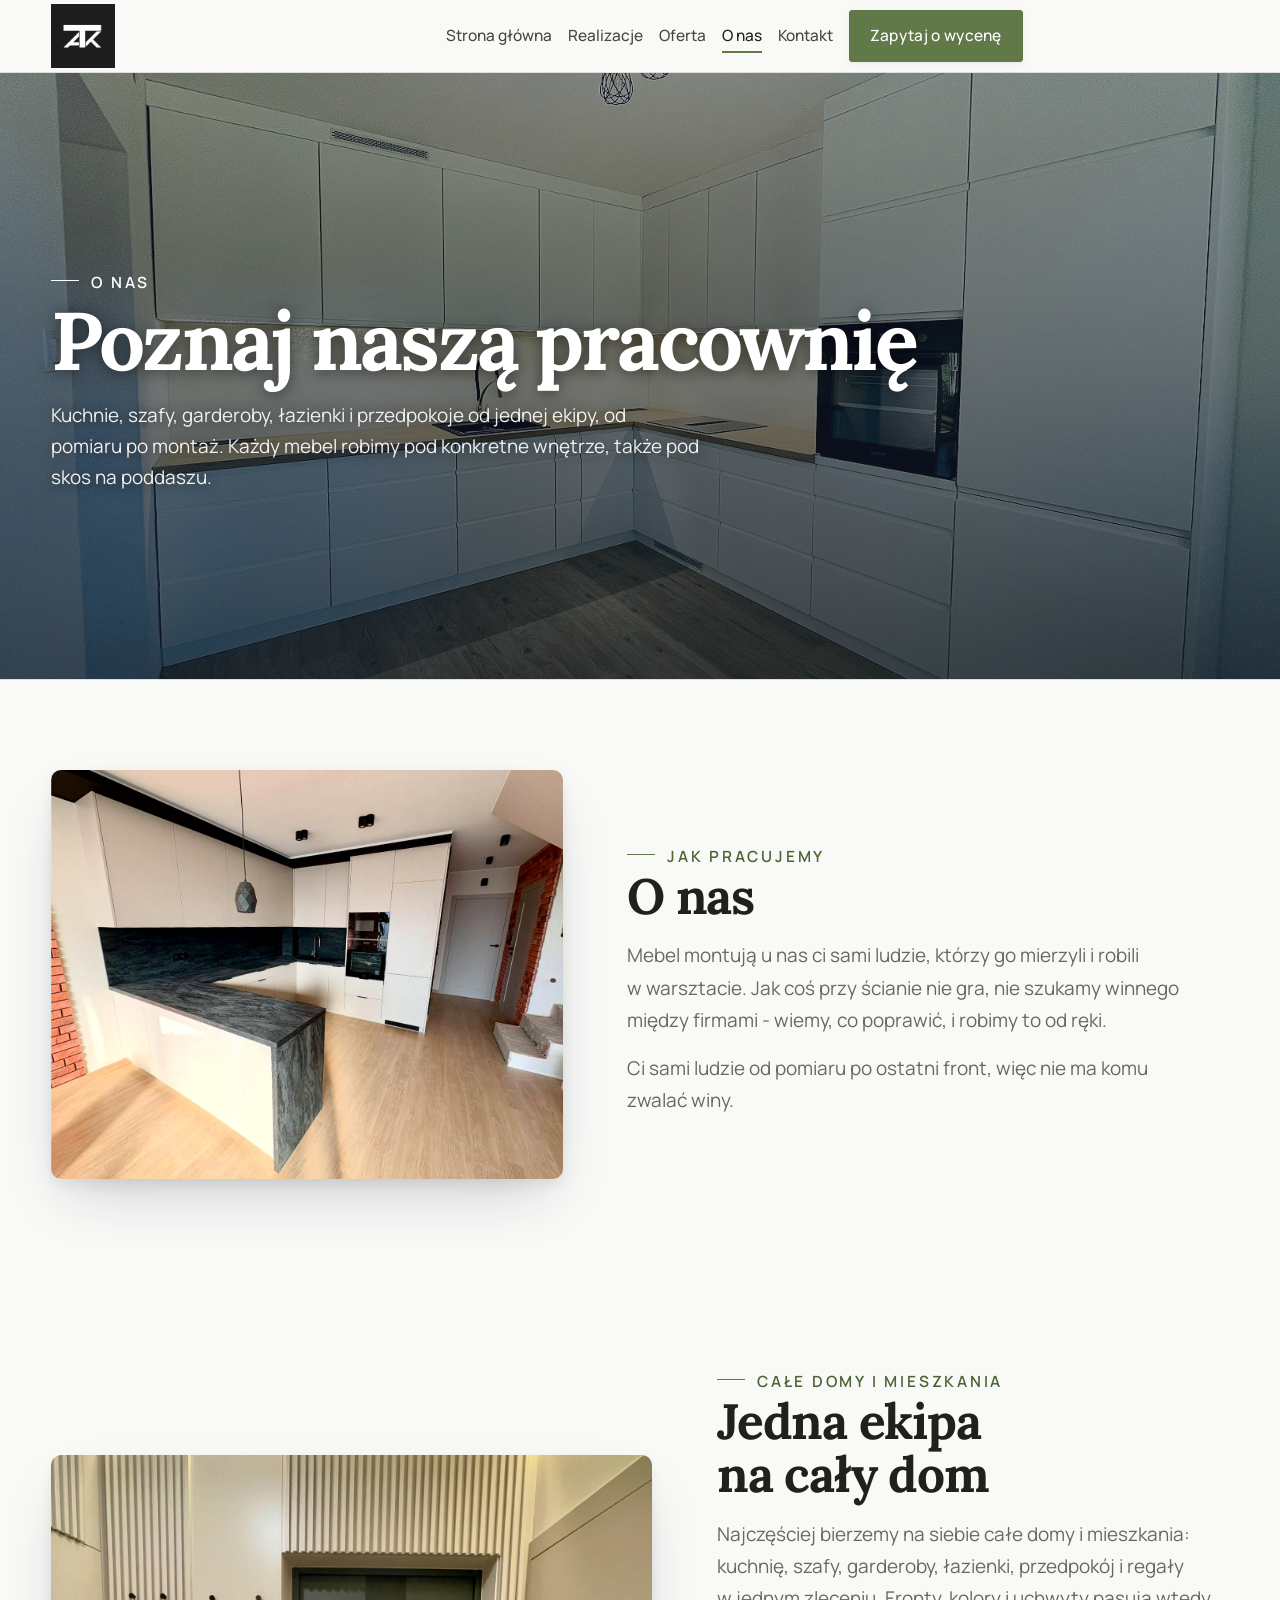
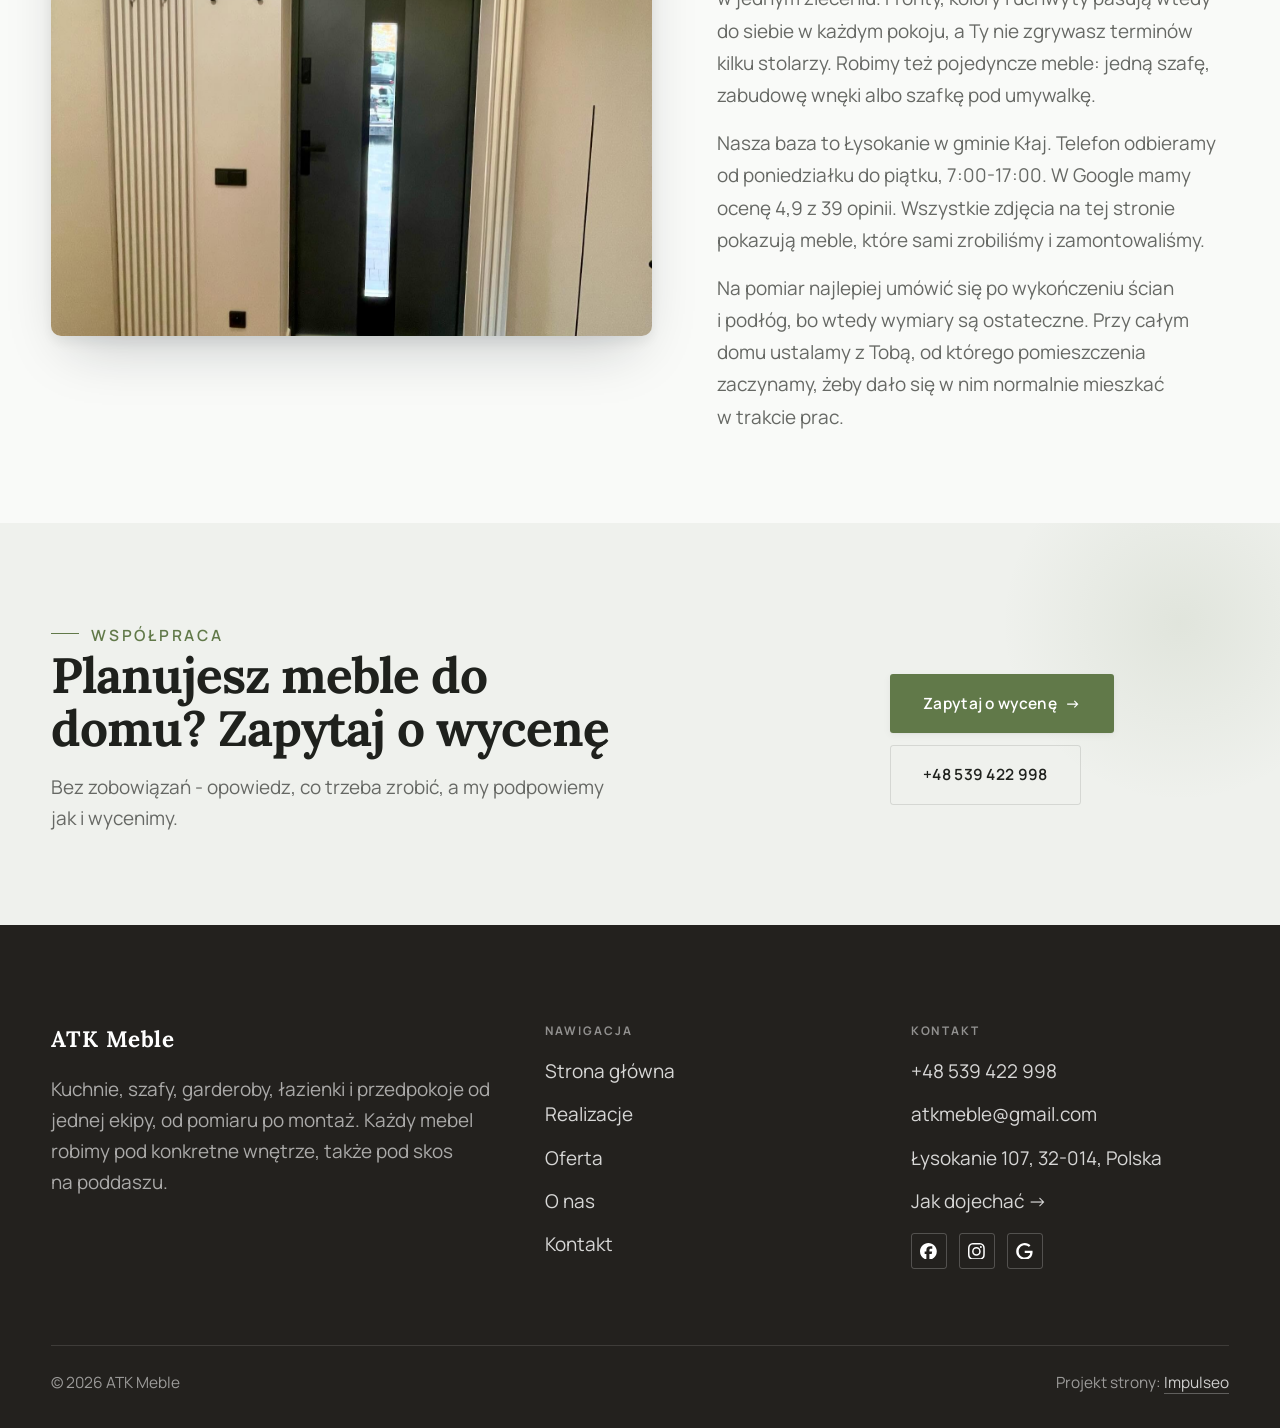
<file: o-nas.html>
<!DOCTYPE html>
<html lang="pl">
<head>
<meta charset="UTF-8">
<meta name="viewport" content="width=device-width, initial-scale=1.0">
<title>O nas - ATK Meble</title>
<meta name="description" content="Meble na wymiar w Łysokaniach: kuchnie, szafy i zabudowy pod Twoje wnętrze. Całe domy i mieszkania, od pomiaru po montaż. Zadzwoń: +48 539 422 998.">
<link rel="canonical" href="https://impulseo-pl.github.io/atk-meble-na-wymiar-lysokanie/o-nas.html">
<meta name="robots" content="noindex, nofollow">
<meta property="og:type" content="website">
<meta property="og:locale" content="pl_PL">
<meta property="og:site_name" content="ATK Meble">
<meta property="og:title" content="O nas - ATK Meble">
<meta property="og:description" content="Meble na wymiar w Łysokaniach: kuchnie, szafy i zabudowy pod Twoje wnętrze. Całe domy i mieszkania, od pomiaru po montaż. Zadzwoń: +48 539 422 998.">
<meta property="og:url" content="https://impulseo-pl.github.io/atk-meble-na-wymiar-lysokanie/o-nas.html">
<meta property="og:image" content="https://impulseo-pl.github.io/atk-meble-na-wymiar-lysokanie/img/og.jpg">
<meta property="og:image:width" content="1200">
<meta property="og:image:height" content="630">
<meta name="twitter:card" content="summary_large_image">
<link rel="preconnect" href="https://fonts.googleapis.com">
<link rel="preconnect" href="https://fonts.gstatic.com" crossorigin>
<link href="https://fonts.googleapis.com/css2?family=Lora:wght@500;600;700&family=Manrope:wght@400;500;600&display=swap" rel="stylesheet">
<link rel="stylesheet" href="assets/styles.css?v=52dd0417">
</head>
<body>

<header class="nav">
  <div class="wrap nav-inner">
    <a class="brand brand-has-logo" href="index.html"><img class="brand-logo" src="img/logo.jpg" alt="ATK Meble" width="339" height="339" decoding="async"></a>
    <nav class="nav-links">
      <a href="index.html">Strona główna</a>
      <a href="realizacje.html">Realizacje</a>
      <a href="oferta.html">Oferta</a>
      <a href="o-nas.html" class="active" aria-current="page">O nas</a>
      <a href="kontakt.html">Kontakt</a>
      <a href="kontakt.html" class="btn btn-accent">Zapytaj o wycenę</a>
    </nav>
    <button class="nav-toggle" aria-label="Menu"><span></span><span></span><span></span></button>
  </div>
</header>

<main>
<section class="pagehead">
  <img src="img/g4.jpg" alt="ATK Meble - Poznaj naszą pracownię" width="1600" height="1200" decoding="async">
  <div class="wrap">
    <span class="eyebrow">O nas</span>
    <h1>Poznaj naszą pracownię</h1>
    <p>Kuchnie, szafy, garderoby, łazienki i przedpokoje od jednej ekipy, od pomiaru po montaż. Każdy mebel robimy pod konkretne wnętrze, także pod skos na poddaszu.</p>
  </div>
</section>
<section>
  <div class="wrap split">
    <div class="split-art reveal"><img src="img/g5.jpg" alt="ATK Meble" loading="lazy" width="1398" height="1038" decoding="async"></div>
    <div class="split-copy reveal">
      <span class="eyebrow">Jak pracujemy</span>
      <h2>O nas</h2>
      <p class="muted">Mebel montują u nas ci sami ludzie, którzy go mierzyli i robili w warsztacie. Jak coś przy ścianie nie gra, nie szukamy winnego między firmami - wiemy, co poprawić, i robimy to od ręki.</p>
      <p class="muted">Ci sami ludzie od pomiaru po ostatni front, więc nie ma komu zwalać winy.</p>
    </div>
  </div>
</section>
<section>
  <div class="wrap split rev">
    <div class="split-art reveal"><img src="img/przedpokoj.jpg" alt="Przedpokój z lamelami i podświetlaną zabudową - ATK Meble" loading="lazy" width="1440" height="1800" decoding="async"></div>
    <div class="split-copy reveal">
      <span class="eyebrow">Całe domy i mieszkania</span>
      <h2>Jedna ekipa na cały dom</h2>
      <p class="muted">Najczęściej bierzemy na siebie całe domy i mieszkania: kuchnię, szafy, garderoby, łazienki, przedpokój i regały w jednym zleceniu. Fronty, kolory i uchwyty pasują wtedy do siebie w każdym pokoju, a Ty nie zgrywasz terminów kilku stolarzy. Robimy też pojedyncze meble: jedną szafę, zabudowę wnęki albo szafkę pod umywalkę.</p>
      <p class="muted">Nasza baza to Łysokanie w gminie Kłaj. Telefon odbieramy od poniedziałku do piątku, 7:00-17:00. W Google mamy ocenę 4,9 z 39 opinii. Wszystkie zdjęcia na tej stronie pokazują meble, które sami zrobiliśmy i zamontowaliśmy.</p>
      <p class="muted">Na pomiar najlepiej umówić się po wykończeniu ścian i podłóg, bo wtedy wymiary są ostateczne. Przy całym domu ustalamy z Tobą, od którego pomieszczenia zaczynamy, żeby dało się w nim normalnie mieszkać w trakcie prac.</p>
    </div>
  </div>
</section>



<section class="cta">
  <div class="wrap">
    <div class="reveal">
      <span class="eyebrow">Współpraca</span>
      <h2>Planujesz meble do domu? Zapytaj o wycenę</h2>
      <p>Bez zobowiązań - opowiedz, co trzeba zrobić, a my podpowiemy jak i wycenimy.</p>
    </div>
    <div class="cta-actions reveal">
      <a href="kontakt.html" class="btn btn-light">Zapytaj o wycenę <span class="arr">→</span></a>
      <a href="tel:+48539422998" class="btn btn-ghost btn-ghost-cta">+48 539 422 998</a>
    </div>
  </div>
</section>
</main>

<footer>
  <div class="wrap">
    <div class="foot-grid">
      <div class="foot-brand">
        <div class="name">ATK Meble</div>
        <p>Kuchnie, szafy, garderoby, łazienki i przedpokoje od jednej ekipy, od pomiaru po montaż. Każdy mebel robimy pod konkretne wnętrze, także pod skos na poddaszu.</p>
      </div>
      <div class="foot-col">
        <h4>Nawigacja</h4>
        <a href="index.html">Strona główna</a>
        <a href="realizacje.html">Realizacje</a>
        <a href="oferta.html">Oferta</a>
        <a href="o-nas.html">O nas</a>
        <a href="kontakt.html">Kontakt</a>
      </div>
      <div class="foot-col">
        <h4>Kontakt</h4>
        <a href="tel:+48539422998">+48 539 422 998</a>
        <a href="mailto:atkmeble@gmail.com">atkmeble@gmail.com</a>
        <p>Łysokanie 107, 32-014, Polska</p>
        <a href="https://maps.google.com/?cid=10413632854506301633&g_mp=Cidnb29nbGUubWFwcy5wbGFjZXMudjEuUGxhY2VzLlNlYXJjaFRleHQQAhgEIAA" target="_blank" rel="noopener">Jak dojechać →</a>
      <div class="foot-soc">
        <a class="soc" href="https://www.facebook.com/profile.php?id=100086114747051" target="_blank" rel="noopener" aria-label="Facebook - ATK Meble"><svg viewBox="0 0 24 24" aria-hidden="true" focusable="false"><path d="M9.101 23.691v-7.98H6.627v-3.667h2.474v-1.58c0-4.085 1.848-5.978 5.858-5.978.401 0 .955.042 1.468.103a8.68 8.68 0 0 1 1.141.195v3.325a8.623 8.623 0 0 0-.653-.036 26.805 26.805 0 0 0-.733-.009c-.707 0-1.259.096-1.675.309a1.686 1.686 0 0 0-.679.622c-.258.42-.374.995-.374 1.752v1.297h3.919l-.386 2.103-.287 1.564h-3.246v8.245C19.396 23.238 24 18.179 24 12.044c0-6.627-5.373-12-12-12s-12 5.373-12 12c0 5.628 3.874 10.35 9.101 11.647Z" fill="currentColor"/></svg></a>
        <a class="soc" href="https://www.instagram.com/atk_meble_trolka/" target="_blank" rel="noopener" aria-label="Instagram - ATK Meble"><svg viewBox="0 0 24 24" aria-hidden="true" focusable="false"><path d="M7.0301.084c-1.2768.0602-2.1487.264-2.911.5634-.7888.3075-1.4575.72-2.1228 1.3877-.6652.6677-1.075 1.3368-1.3802 2.127-.2954.7638-.4956 1.6365-.552 2.914-.0564 1.2775-.0689 1.6882-.0626 4.947.0062 3.2586.0206 3.6671.0825 4.9473.061 1.2765.264 2.1482.5635 2.9107.308.7889.72 1.4573 1.388 2.1228.6679.6655 1.3365 1.0743 2.1285 1.38.7632.295 1.6361.4961 2.9134.552 1.2773.056 1.6884.069 4.9462.0627 3.2578-.0062 3.668-.0207 4.9478-.0814 1.28-.0607 2.147-.2652 2.9098-.5633.7889-.3086 1.4578-.72 2.1228-1.3881.665-.6682 1.0745-1.3378 1.3795-2.1284.2957-.7632.4966-1.636.552-2.9124.056-1.2809.0692-1.6898.063-4.948-.0063-3.2583-.021-3.6668-.0817-4.9465-.0607-1.2797-.264-2.1487-.5633-2.9117-.3084-.7889-.72-1.4568-1.3876-2.1228C21.2982 1.33 20.628.9208 19.8378.6165 19.074.321 18.2017.1197 16.9244.0645 15.6471.0093 15.236-.005 11.977.0014 8.718.0076 8.31.0215 7.0301.0839m.1402 21.6932c-1.17-.0509-1.8053-.2453-2.2287-.408-.5606-.216-.96-.4771-1.3819-.895-.422-.4178-.6811-.8186-.9-1.378-.1644-.4234-.3624-1.058-.4171-2.228-.0595-1.2645-.072-1.6442-.079-4.848-.007-3.2037.0053-3.583.0607-4.848.05-1.169.2456-1.805.408-2.2282.216-.5613.4762-.96.895-1.3816.4188-.4217.8184-.6814 1.3783-.9003.423-.1651 1.0575-.3614 2.227-.4171 1.2655-.06 1.6447-.072 4.848-.079 3.2033-.007 3.5835.005 4.8495.0608 1.169.0508 1.8053.2445 2.228.408.5608.216.96.4754 1.3816.895.4217.4194.6816.8176.9005 1.3787.1653.4217.3617 1.056.4169 2.2263.0602 1.2655.0739 1.645.0796 4.848.0058 3.203-.0055 3.5834-.061 4.848-.051 1.17-.245 1.8055-.408 2.2294-.216.5604-.4763.96-.8954 1.3814-.419.4215-.8181.6811-1.3783.9-.4224.1649-1.0577.3617-2.2262.4174-1.2656.0595-1.6448.072-4.8493.079-3.2045.007-3.5825-.006-4.848-.0608M16.953 5.5864A1.44 1.44 0 1 0 18.39 4.144a1.44 1.44 0 0 0-1.437 1.4424M5.8385 12.012c.0067 3.4032 2.7706 6.1557 6.173 6.1493 3.4026-.0065 6.157-2.7701 6.1506-6.1733-.0065-3.4032-2.771-6.1565-6.174-6.1498-3.403.0067-6.156 2.771-6.1496 6.1738M8 12.0077a4 4 0 1 1 4.008 3.9921A3.9996 3.9996 0 0 1 8 12.0077" fill="currentColor"/></svg></a>
        <a class="soc" href="https://maps.google.com/?cid=10413632854506301633&g_mp=Cidnb29nbGUubWFwcy5wbGFjZXMudjEuUGxhY2VzLlNlYXJjaFRleHQQAhgEIAA" target="_blank" rel="noopener" aria-label="Google - ATK Meble"><svg viewBox="0 0 24 24" aria-hidden="true" focusable="false"><path d="M12.48 10.92v3.28h7.84c-.24 1.84-.853 3.187-1.787 4.133-1.147 1.147-2.933 2.4-6.053 2.4-4.827 0-8.6-3.893-8.6-8.72s3.773-8.72 8.6-8.72c2.6 0 4.507 1.027 5.907 2.347l2.307-2.307C18.747 1.44 16.133 0 12.48 0 5.867 0 .307 5.387.307 12s5.56 12 12.173 12c3.573 0 6.267-1.173 8.373-3.36 2.16-2.16 2.84-5.213 2.84-7.667 0-.76-.053-1.467-.173-2.053H12.48z" fill="currentColor"/></svg></a>
      </div>
      </div>
    </div>
    <div class="foot-bot">
      <span>© 2026 ATK Meble</span>
      <span>Projekt strony: <a class="foot-credit" href="https://impulseo.pl" target="_blank" rel="noopener">Impulseo</a></span>
    </div>
  </div>
</footer>
<div class="sticky-reserve"><a class="sr-book" href="kontakt.html">Zapytaj o wycenę</a><a class="sr-call" href="tel:+48539422998" aria-label="Zadzwoń"><svg class="ico-tel" width="16" height="16" viewBox="0 0 24 24" fill="none" aria-hidden="true"><path d="M6.6 10.8a15.5 15.5 0 0 0 6.6 6.6l2.2-2.2a1 1 0 0 1 1-.24 11.4 11.4 0 0 0 3.6.58 1 1 0 0 1 1 1V20a1 1 0 0 1-1 1A17 17 0 0 1 3 4a1 1 0 0 1 1-1h3.5a1 1 0 0 1 1 1c0 1.25.2 2.46.58 3.6a1 1 0 0 1-.25 1l-2.23 2.2Z" fill="currentColor"/></svg></a></div>
<div class="demo-wazne" data-do="2026-10-08" data-cykl="3" hidden><svg class="dw-ico" width="13" height="13" viewBox="0 0 24 24" fill="none" aria-hidden="true"><circle cx="12" cy="12" r="8.6" stroke="currentColor" stroke-width="1.8"/><path d="M12 7.2V12l3.3 2" stroke="currentColor" stroke-width="1.8" stroke-linecap="round"/></svg><span class="dw-txt"></span></div>

<script src="assets/main.js"></script>
</body>
</html>
</file>
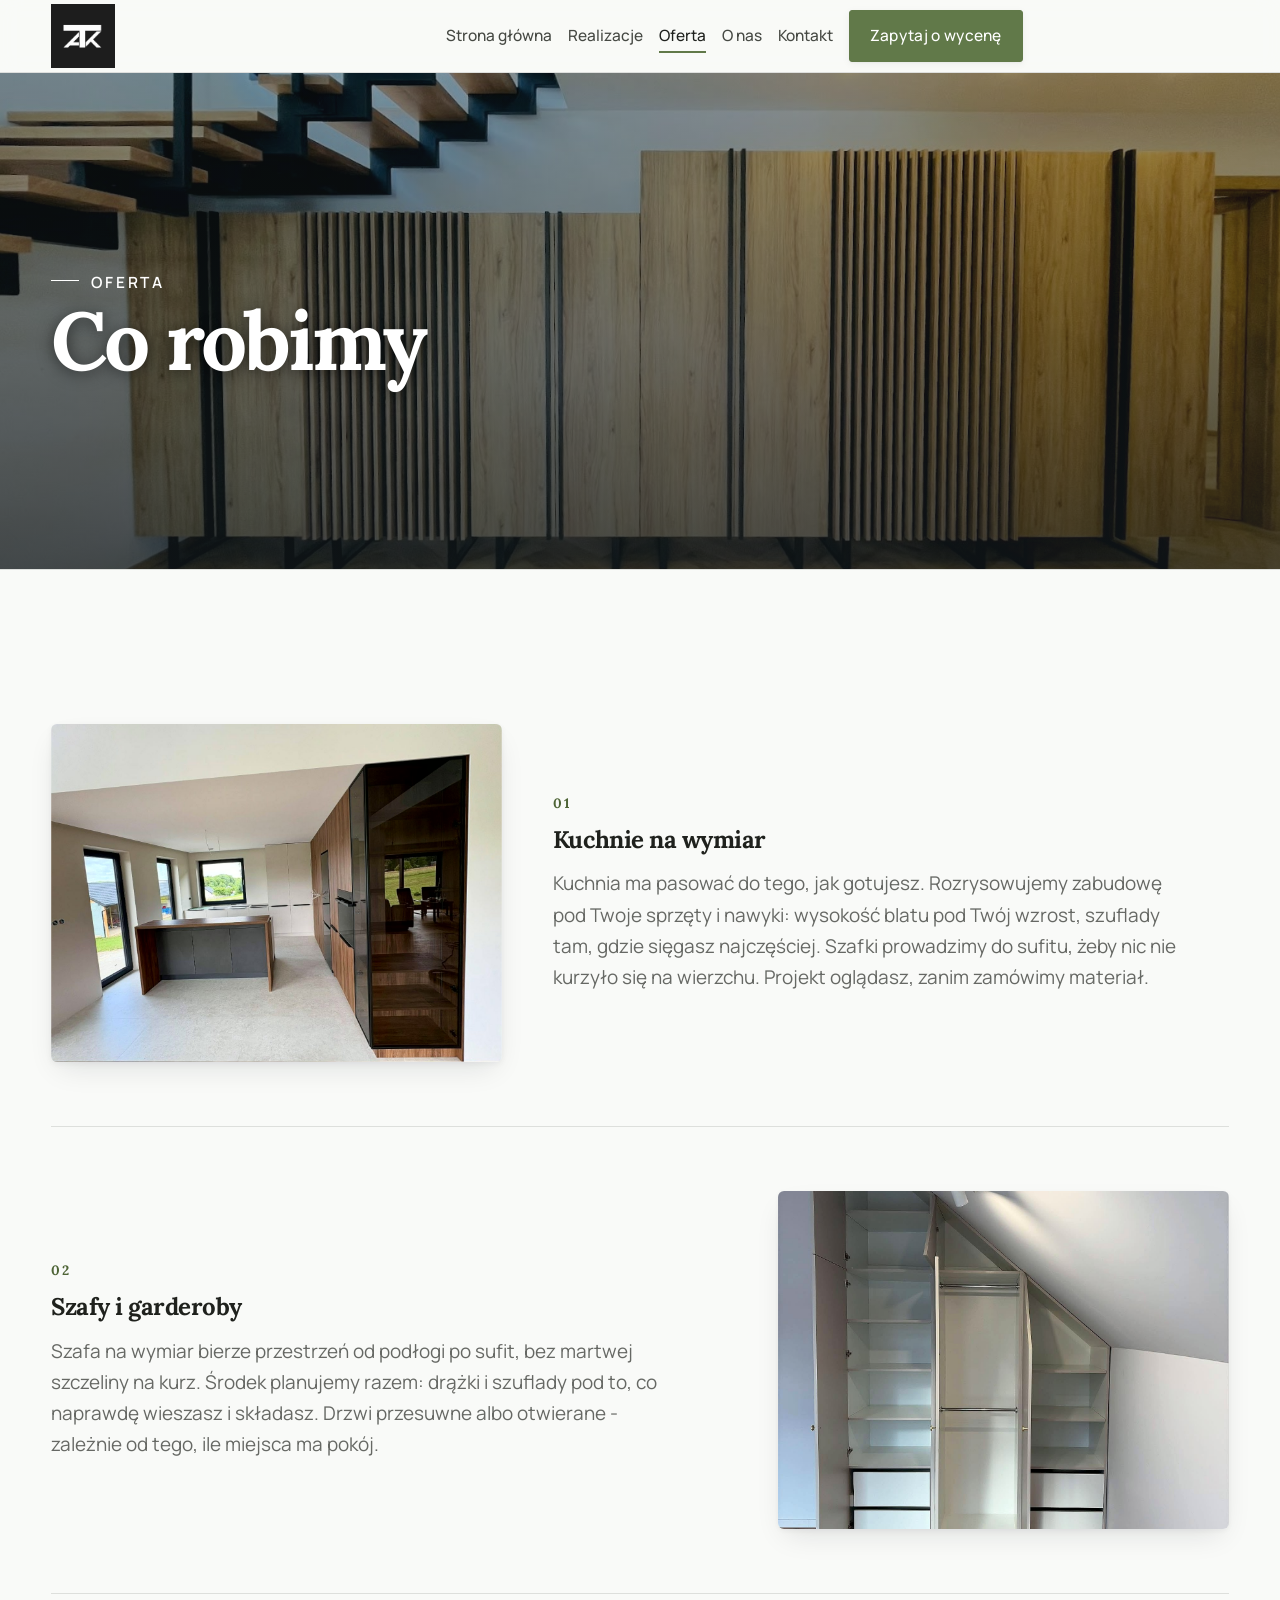
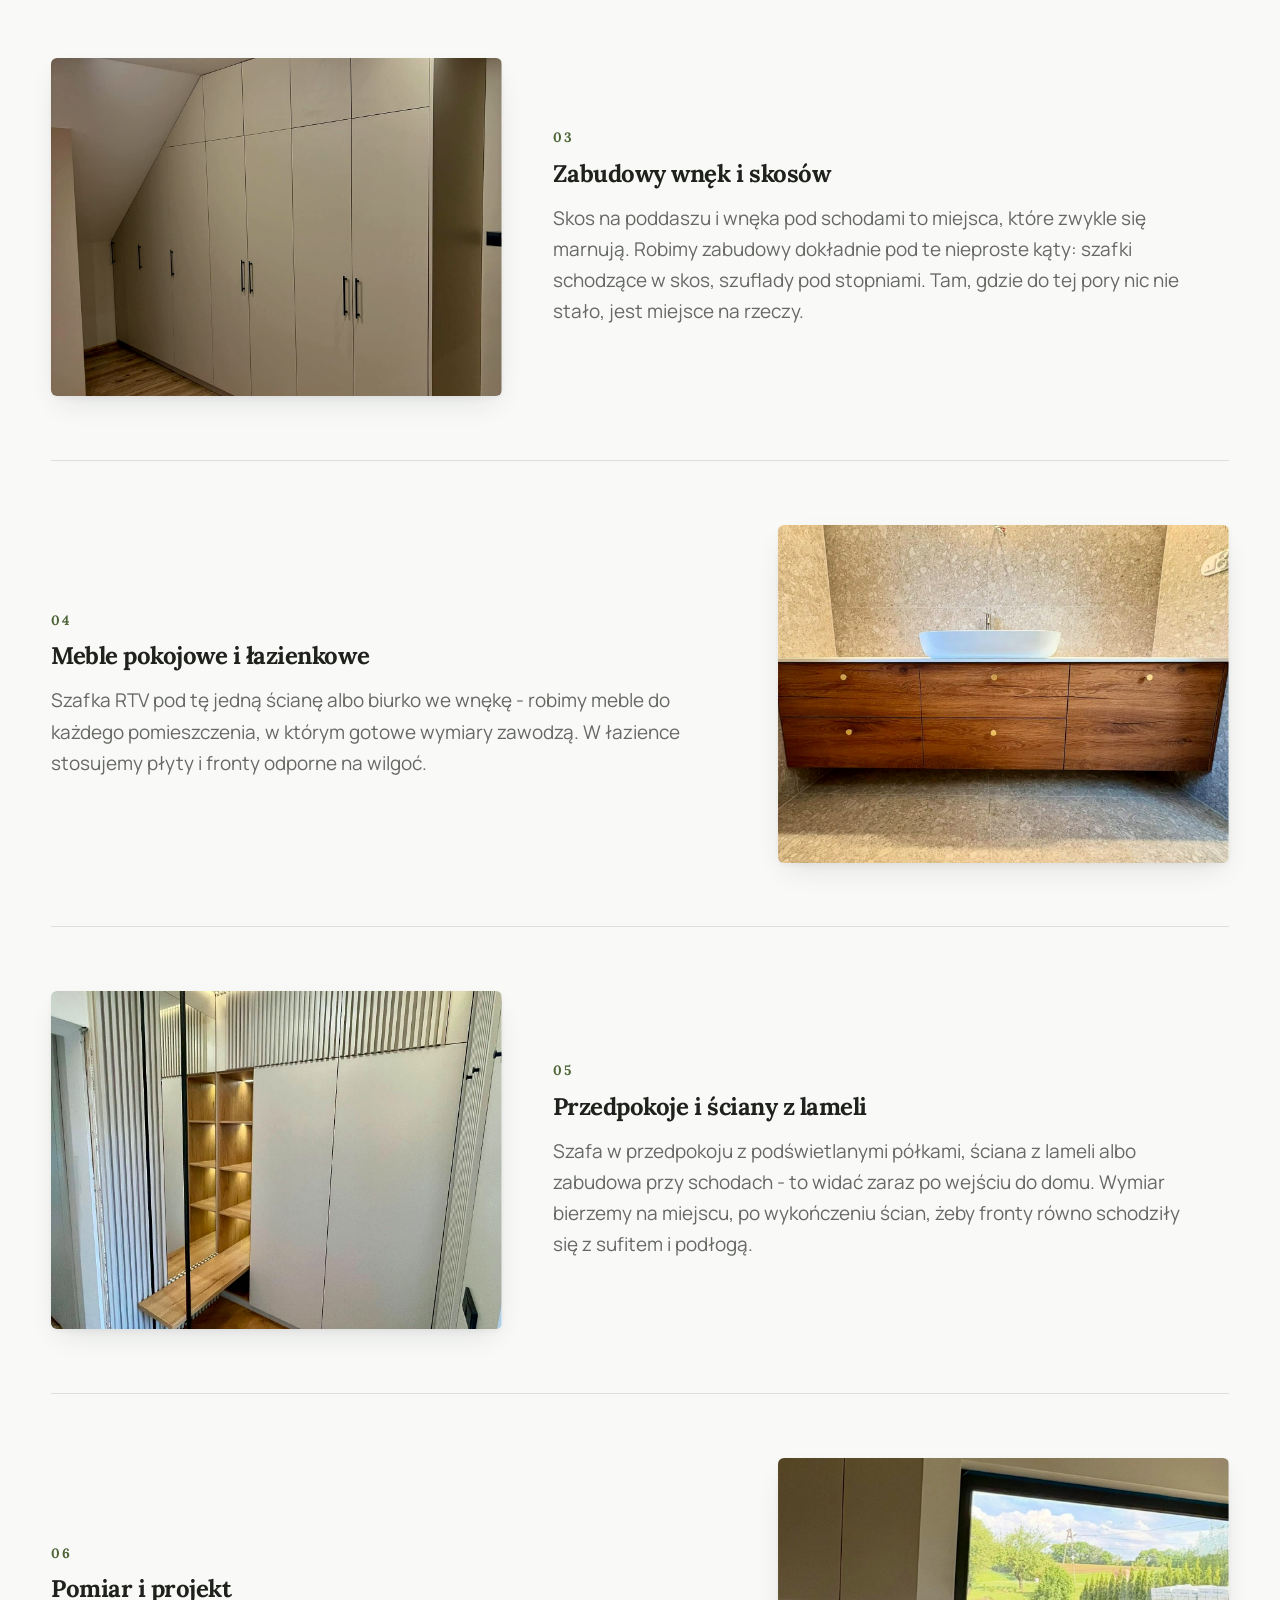
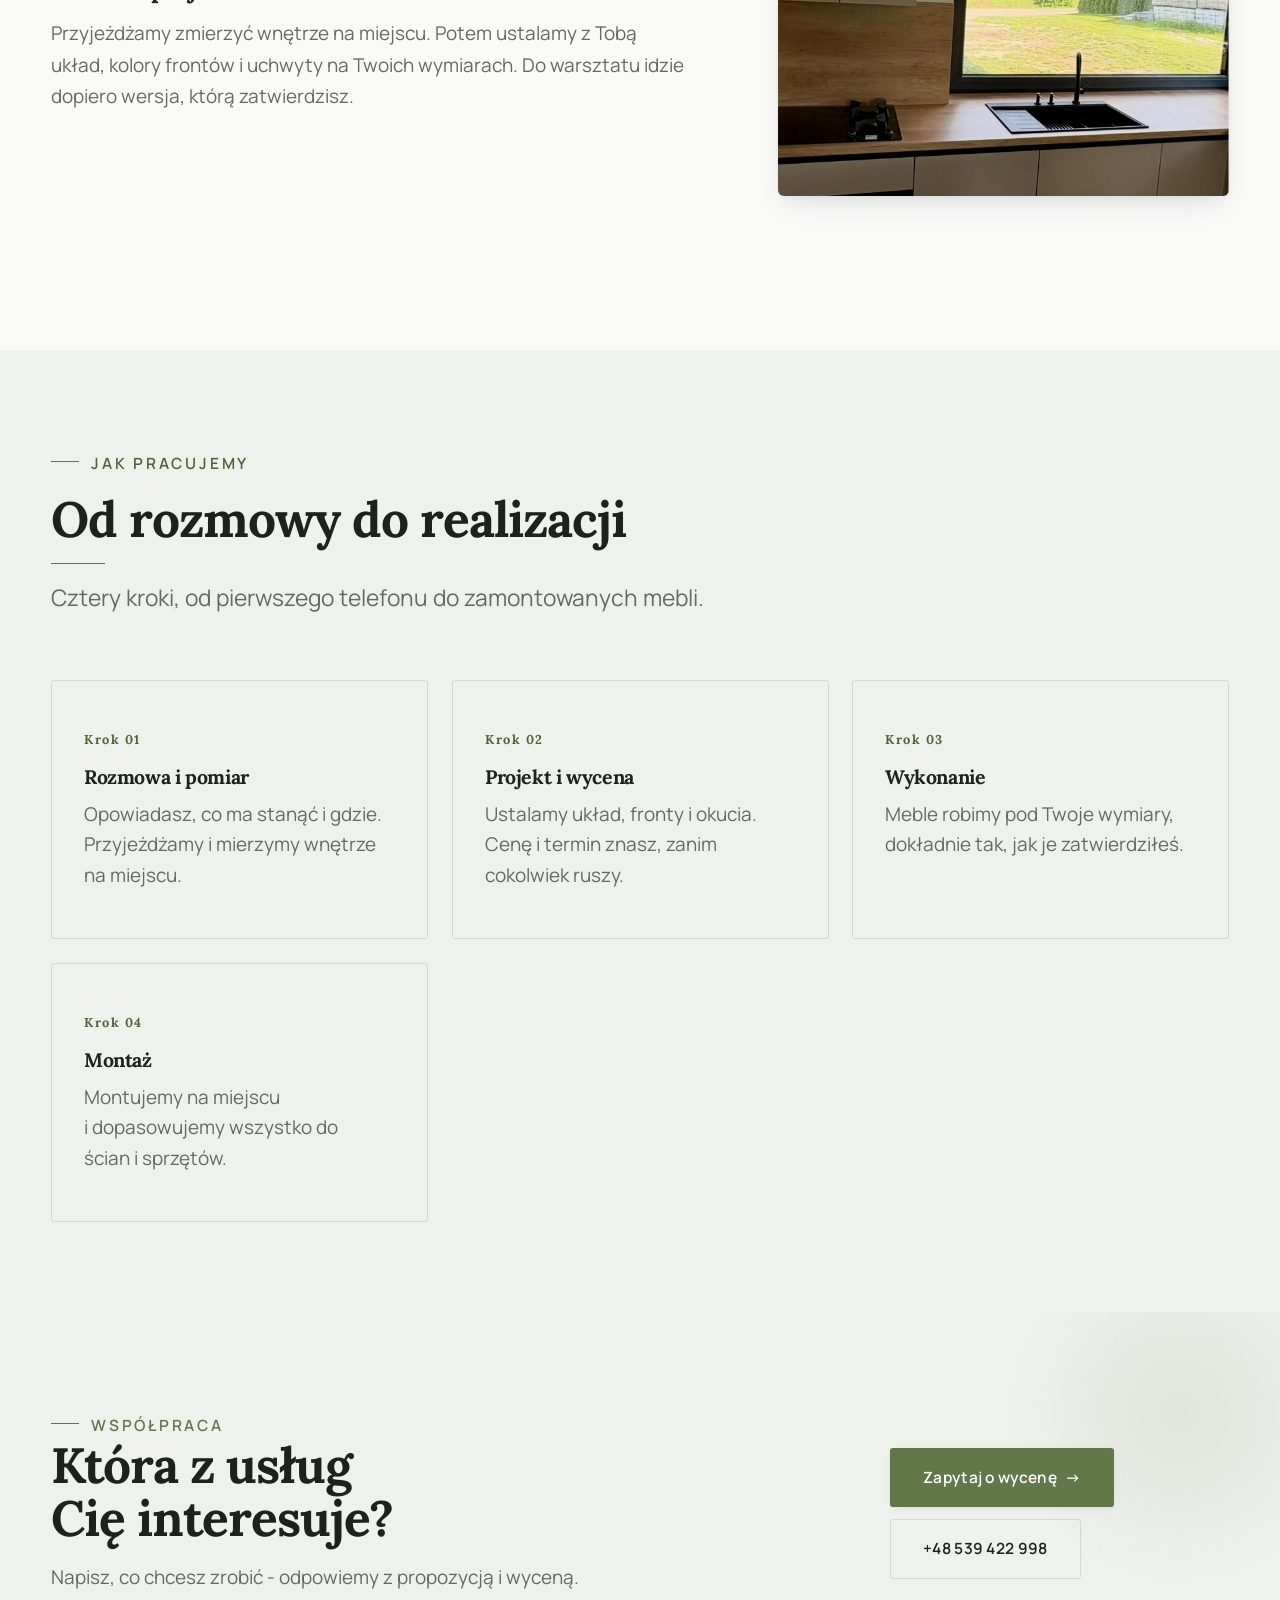
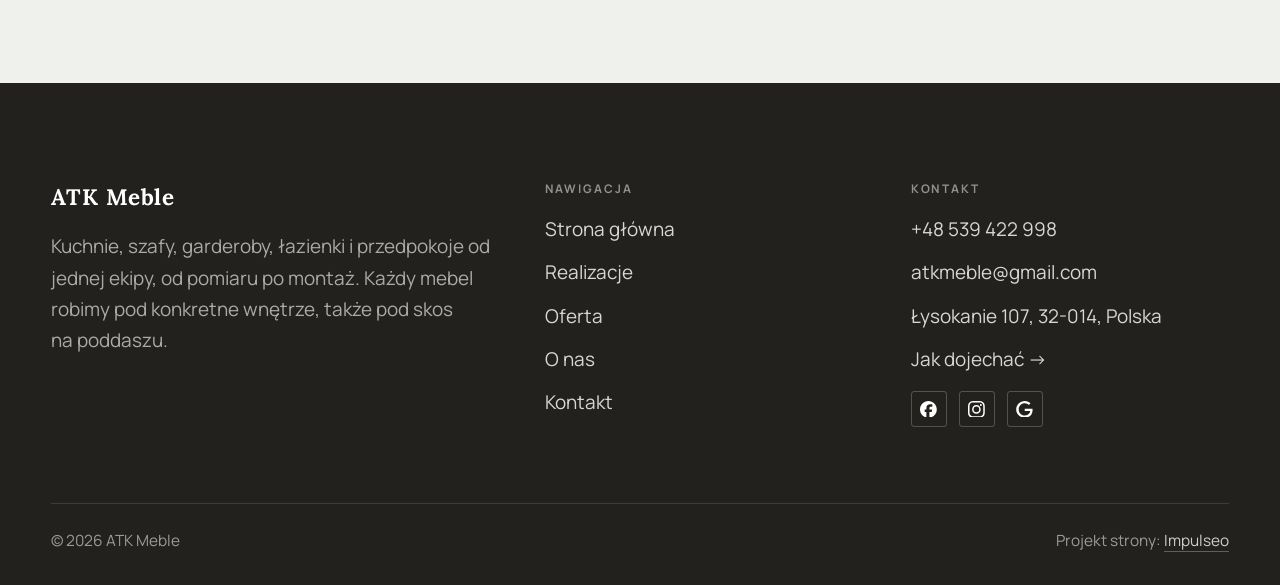
<file: oferta.html>
<!DOCTYPE html>
<html lang="pl">
<head>
<meta charset="UTF-8">
<meta name="viewport" content="width=device-width, initial-scale=1.0">
<title>Oferta - ATK Meble</title>
<meta name="description" content="Meble na wymiar w Łysokaniach: kuchnie, szafy i zabudowy pod Twoje wnętrze. Całe domy i mieszkania, od pomiaru po montaż. Zadzwoń: +48 539 422 998.">
<link rel="canonical" href="https://impulseo-pl.github.io/atk-meble-na-wymiar-lysokanie/oferta.html">
<meta name="robots" content="noindex, nofollow">
<meta property="og:type" content="website">
<meta property="og:locale" content="pl_PL">
<meta property="og:site_name" content="ATK Meble">
<meta property="og:title" content="Oferta - ATK Meble">
<meta property="og:description" content="Meble na wymiar w Łysokaniach: kuchnie, szafy i zabudowy pod Twoje wnętrze. Całe domy i mieszkania, od pomiaru po montaż. Zadzwoń: +48 539 422 998.">
<meta property="og:url" content="https://impulseo-pl.github.io/atk-meble-na-wymiar-lysokanie/oferta.html">
<meta property="og:image" content="https://impulseo-pl.github.io/atk-meble-na-wymiar-lysokanie/img/og.jpg">
<meta property="og:image:width" content="1200">
<meta property="og:image:height" content="630">
<meta name="twitter:card" content="summary_large_image">
<link rel="preconnect" href="https://fonts.googleapis.com">
<link rel="preconnect" href="https://fonts.gstatic.com" crossorigin>
<link href="https://fonts.googleapis.com/css2?family=Lora:wght@500;600;700&family=Manrope:wght@400;500;600&display=swap" rel="stylesheet">
<link rel="stylesheet" href="assets/styles.css?v=52dd0417">
</head>
<body>

<header class="nav">
  <div class="wrap nav-inner">
    <a class="brand brand-has-logo" href="index.html"><img class="brand-logo" src="img/logo.jpg" alt="ATK Meble" width="339" height="339" decoding="async"></a>
    <nav class="nav-links">
      <a href="index.html">Strona główna</a>
      <a href="realizacje.html">Realizacje</a>
      <a href="oferta.html" class="active" aria-current="page">Oferta</a>
      <a href="o-nas.html">O nas</a>
      <a href="kontakt.html">Kontakt</a>
      <a href="kontakt.html" class="btn btn-accent">Zapytaj o wycenę</a>
    </nav>
    <button class="nav-toggle" aria-label="Menu"><span></span><span></span><span></span></button>
  </div>
</header>

<main>
<section class="pagehead">
  <img src="img/g3.jpg" alt="ATK Meble - Zakres robót" width="1550" height="1146" decoding="async">
  <div class="wrap">
    <span class="eyebrow">Oferta</span>
    <h1>Co robimy</h1>
  </div>
</section>
<section>
  <div class="wrap">
    <div class="svc-row reveal">
      <div class="svc-row-art"><img src="img/g14.jpg" alt="Kuchnie na wymiar" loading="lazy" width="1404" height="1044" decoding="async"></div>
      <div>
        <span class="num">01</span>
        <h3>Kuchnie na wymiar</h3>
        <p class="muted">Kuchnia ma pasować do tego, jak gotujesz. Rozrysowujemy zabudowę pod Twoje sprzęty i nawyki: wysokość blatu pod Twój wzrost, szuflady tam, gdzie sięgasz najczęściej. Szafki prowadzimy do sufitu, żeby nic nie kurzyło się na wierzchu. Projekt oglądasz, zanim zamówimy materiał.</p>
      </div>
    </div>
    <div class="svc-row rev reveal">
      <div class="svc-row-art"><img src="img/g15.jpg" alt="Szafy i garderoby" loading="lazy" width="1440" height="1800" decoding="async"></div>
      <div>
        <span class="num">02</span>
        <h3>Szafy i garderoby</h3>
        <p class="muted">Szafa na wymiar bierze przestrzeń od podłogi po sufit, bez martwej szczeliny na kurz. Środek planujemy razem: drążki i szuflady pod to, co naprawdę wieszasz i składasz. Drzwi przesuwne albo otwierane - zależnie od tego, ile miejsca ma pokój.</p>
      </div>
    </div>
    <div class="svc-row reveal">
      <div class="svc-row-art"><img src="img/g16.jpg" alt="Zabudowy wnęk i skosów" loading="lazy" width="1440" height="1800" decoding="async"></div>
      <div>
        <span class="num">03</span>
        <h3>Zabudowy wnęk i skosów</h3>
        <p class="muted">Skos na poddaszu i wnęka pod schodami to miejsca, które zwykle się marnują. Robimy zabudowy dokładnie pod te nieproste kąty: szafki schodzące w skos, szuflady pod stopniami. Tam, gdzie do tej pory nic nie stało, jest miejsce na rzeczy.</p>
      </div>
    </div>
    <div class="svc-row rev reveal">
      <div class="svc-row-art"><img src="img/about.jpg" alt="Meble pokojowe i łazienkowe" loading="lazy" width="1404" height="1066" decoding="async"></div>
      <div>
        <span class="num">04</span>
        <h3>Meble pokojowe i łazienkowe</h3>
        <p class="muted">Szafka RTV pod tę jedną ścianę albo biurko we wnękę - robimy meble do każdego pomieszczenia, w którym gotowe wymiary zawodzą. W łazience stosujemy płyty i fronty odporne na wilgoć.</p>
      </div>
    </div>
    <div class="svc-row reveal">
      <div class="svc-row-art"><img src="img/g8.jpg" alt="Przedpokoje i ściany z lameli" loading="lazy" width="1440" height="1800" decoding="async"></div>
      <div>
        <span class="num">05</span>
        <h3>Przedpokoje i ściany z lameli</h3>
        <p class="muted">Szafa w przedpokoju z podświetlanymi półkami, ściana z lameli albo zabudowa przy schodach - to widać zaraz po wejściu do domu. Wymiar bierzemy na miejscu, po wykończeniu ścian, żeby fronty równo schodziły się z sufitem i podłogą.</p>
      </div>
    </div>
    <div class="svc-row rev reveal">
      <div class="svc-row-art"><img src="img/g2.jpg" alt="Pomiar i projekt" loading="lazy" width="1916" height="1026" decoding="async"></div>
      <div>
        <span class="num">06</span>
        <h3>Pomiar i projekt</h3>
        <p class="muted">Przyjeżdżamy zmierzyć wnętrze na miejscu. Potem ustalamy z Tobą układ, kolory frontów i uchwyty na Twoich wymiarach. Do warsztatu idzie dopiero wersja, którą zatwierdzisz.</p>
      </div>
    </div>
  </div>
</section>
<section class="trust">
  <div class="wrap">
    <div class="head reveal">
      <span class="eyebrow">Jak pracujemy</span>
      <h2>Od rozmowy do realizacji</h2>
      <p>Cztery kroki, od pierwszego telefonu do zamontowanych mebli.</p>
    </div>
    <div class="svc-grid">
      <div class="svc reveal"><div class="ic">Krok 01</div><h3>Rozmowa i pomiar</h3><p>Opowiadasz, co ma stanąć i gdzie. Przyjeżdżamy i mierzymy wnętrze na miejscu.</p></div>
      <div class="svc reveal"><div class="ic">Krok 02</div><h3>Projekt i wycena</h3><p>Ustalamy układ, fronty i okucia. Cenę i termin znasz, zanim cokolwiek ruszy.</p></div>
      <div class="svc reveal"><div class="ic">Krok 03</div><h3>Wykonanie</h3><p>Meble robimy pod Twoje wymiary, dokładnie tak, jak je zatwierdziłeś.</p></div>
      <div class="svc reveal"><div class="ic">Krok 04</div><h3>Montaż</h3><p>Montujemy na miejscu i dopasowujemy wszystko do ścian i sprzętów.</p></div>
    </div>
  </div>
</section>
<section class="cta">
  <div class="wrap">
    <div class="reveal">
      <span class="eyebrow">Współpraca</span>
      <h2>Która z usług Cię interesuje?</h2>
      <p>Napisz, co chcesz zrobić - odpowiemy z propozycją i wyceną.</p>
    </div>
    <div class="cta-actions reveal">
      <a href="kontakt.html" class="btn btn-light">Zapytaj o wycenę <span class="arr">→</span></a>
      <a href="tel:+48539422998" class="btn btn-ghost btn-ghost-cta">+48 539 422 998</a>
    </div>
  </div>
</section>
</main>

<footer>
  <div class="wrap">
    <div class="foot-grid">
      <div class="foot-brand">
        <div class="name">ATK Meble</div>
        <p>Kuchnie, szafy, garderoby, łazienki i przedpokoje od jednej ekipy, od pomiaru po montaż. Każdy mebel robimy pod konkretne wnętrze, także pod skos na poddaszu.</p>
      </div>
      <div class="foot-col">
        <h4>Nawigacja</h4>
        <a href="index.html">Strona główna</a>
        <a href="realizacje.html">Realizacje</a>
        <a href="oferta.html">Oferta</a>
        <a href="o-nas.html">O nas</a>
        <a href="kontakt.html">Kontakt</a>
      </div>
      <div class="foot-col">
        <h4>Kontakt</h4>
        <a href="tel:+48539422998">+48 539 422 998</a>
        <a href="mailto:atkmeble@gmail.com">atkmeble@gmail.com</a>
        <p>Łysokanie 107, 32-014, Polska</p>
        <a href="https://maps.google.com/?cid=10413632854506301633&g_mp=Cidnb29nbGUubWFwcy5wbGFjZXMudjEuUGxhY2VzLlNlYXJjaFRleHQQAhgEIAA" target="_blank" rel="noopener">Jak dojechać →</a>
      <div class="foot-soc">
        <a class="soc" href="https://www.facebook.com/profile.php?id=100086114747051" target="_blank" rel="noopener" aria-label="Facebook - ATK Meble"><svg viewBox="0 0 24 24" aria-hidden="true" focusable="false"><path d="M9.101 23.691v-7.98H6.627v-3.667h2.474v-1.58c0-4.085 1.848-5.978 5.858-5.978.401 0 .955.042 1.468.103a8.68 8.68 0 0 1 1.141.195v3.325a8.623 8.623 0 0 0-.653-.036 26.805 26.805 0 0 0-.733-.009c-.707 0-1.259.096-1.675.309a1.686 1.686 0 0 0-.679.622c-.258.42-.374.995-.374 1.752v1.297h3.919l-.386 2.103-.287 1.564h-3.246v8.245C19.396 23.238 24 18.179 24 12.044c0-6.627-5.373-12-12-12s-12 5.373-12 12c0 5.628 3.874 10.35 9.101 11.647Z" fill="currentColor"/></svg></a>
        <a class="soc" href="https://www.instagram.com/atk_meble_trolka/" target="_blank" rel="noopener" aria-label="Instagram - ATK Meble"><svg viewBox="0 0 24 24" aria-hidden="true" focusable="false"><path d="M7.0301.084c-1.2768.0602-2.1487.264-2.911.5634-.7888.3075-1.4575.72-2.1228 1.3877-.6652.6677-1.075 1.3368-1.3802 2.127-.2954.7638-.4956 1.6365-.552 2.914-.0564 1.2775-.0689 1.6882-.0626 4.947.0062 3.2586.0206 3.6671.0825 4.9473.061 1.2765.264 2.1482.5635 2.9107.308.7889.72 1.4573 1.388 2.1228.6679.6655 1.3365 1.0743 2.1285 1.38.7632.295 1.6361.4961 2.9134.552 1.2773.056 1.6884.069 4.9462.0627 3.2578-.0062 3.668-.0207 4.9478-.0814 1.28-.0607 2.147-.2652 2.9098-.5633.7889-.3086 1.4578-.72 2.1228-1.3881.665-.6682 1.0745-1.3378 1.3795-2.1284.2957-.7632.4966-1.636.552-2.9124.056-1.2809.0692-1.6898.063-4.948-.0063-3.2583-.021-3.6668-.0817-4.9465-.0607-1.2797-.264-2.1487-.5633-2.9117-.3084-.7889-.72-1.4568-1.3876-2.1228C21.2982 1.33 20.628.9208 19.8378.6165 19.074.321 18.2017.1197 16.9244.0645 15.6471.0093 15.236-.005 11.977.0014 8.718.0076 8.31.0215 7.0301.0839m.1402 21.6932c-1.17-.0509-1.8053-.2453-2.2287-.408-.5606-.216-.96-.4771-1.3819-.895-.422-.4178-.6811-.8186-.9-1.378-.1644-.4234-.3624-1.058-.4171-2.228-.0595-1.2645-.072-1.6442-.079-4.848-.007-3.2037.0053-3.583.0607-4.848.05-1.169.2456-1.805.408-2.2282.216-.5613.4762-.96.895-1.3816.4188-.4217.8184-.6814 1.3783-.9003.423-.1651 1.0575-.3614 2.227-.4171 1.2655-.06 1.6447-.072 4.848-.079 3.2033-.007 3.5835.005 4.8495.0608 1.169.0508 1.8053.2445 2.228.408.5608.216.96.4754 1.3816.895.4217.4194.6816.8176.9005 1.3787.1653.4217.3617 1.056.4169 2.2263.0602 1.2655.0739 1.645.0796 4.848.0058 3.203-.0055 3.5834-.061 4.848-.051 1.17-.245 1.8055-.408 2.2294-.216.5604-.4763.96-.8954 1.3814-.419.4215-.8181.6811-1.3783.9-.4224.1649-1.0577.3617-2.2262.4174-1.2656.0595-1.6448.072-4.8493.079-3.2045.007-3.5825-.006-4.848-.0608M16.953 5.5864A1.44 1.44 0 1 0 18.39 4.144a1.44 1.44 0 0 0-1.437 1.4424M5.8385 12.012c.0067 3.4032 2.7706 6.1557 6.173 6.1493 3.4026-.0065 6.157-2.7701 6.1506-6.1733-.0065-3.4032-2.771-6.1565-6.174-6.1498-3.403.0067-6.156 2.771-6.1496 6.1738M8 12.0077a4 4 0 1 1 4.008 3.9921A3.9996 3.9996 0 0 1 8 12.0077" fill="currentColor"/></svg></a>
        <a class="soc" href="https://maps.google.com/?cid=10413632854506301633&g_mp=Cidnb29nbGUubWFwcy5wbGFjZXMudjEuUGxhY2VzLlNlYXJjaFRleHQQAhgEIAA" target="_blank" rel="noopener" aria-label="Google - ATK Meble"><svg viewBox="0 0 24 24" aria-hidden="true" focusable="false"><path d="M12.48 10.92v3.28h7.84c-.24 1.84-.853 3.187-1.787 4.133-1.147 1.147-2.933 2.4-6.053 2.4-4.827 0-8.6-3.893-8.6-8.72s3.773-8.72 8.6-8.72c2.6 0 4.507 1.027 5.907 2.347l2.307-2.307C18.747 1.44 16.133 0 12.48 0 5.867 0 .307 5.387.307 12s5.56 12 12.173 12c3.573 0 6.267-1.173 8.373-3.36 2.16-2.16 2.84-5.213 2.84-7.667 0-.76-.053-1.467-.173-2.053H12.48z" fill="currentColor"/></svg></a>
      </div>
      </div>
    </div>
    <div class="foot-bot">
      <span>© 2026 ATK Meble</span>
      <span>Projekt strony: <a class="foot-credit" href="https://impulseo.pl" target="_blank" rel="noopener">Impulseo</a></span>
    </div>
  </div>
</footer>
<div class="sticky-reserve"><a class="sr-book" href="kontakt.html">Zapytaj o wycenę</a><a class="sr-call" href="tel:+48539422998" aria-label="Zadzwoń"><svg class="ico-tel" width="16" height="16" viewBox="0 0 24 24" fill="none" aria-hidden="true"><path d="M6.6 10.8a15.5 15.5 0 0 0 6.6 6.6l2.2-2.2a1 1 0 0 1 1-.24 11.4 11.4 0 0 0 3.6.58 1 1 0 0 1 1 1V20a1 1 0 0 1-1 1A17 17 0 0 1 3 4a1 1 0 0 1 1-1h3.5a1 1 0 0 1 1 1c0 1.25.2 2.46.58 3.6a1 1 0 0 1-.25 1l-2.23 2.2Z" fill="currentColor"/></svg></a></div>
<div class="demo-wazne" data-do="2026-10-08" data-cykl="3" hidden><svg class="dw-ico" width="13" height="13" viewBox="0 0 24 24" fill="none" aria-hidden="true"><circle cx="12" cy="12" r="8.6" stroke="currentColor" stroke-width="1.8"/><path d="M12 7.2V12l3.3 2" stroke="currentColor" stroke-width="1.8" stroke-linecap="round"/></svg><span class="dw-txt"></span></div>

<script src="assets/main.js"></script>
</body>
</html>
</file>
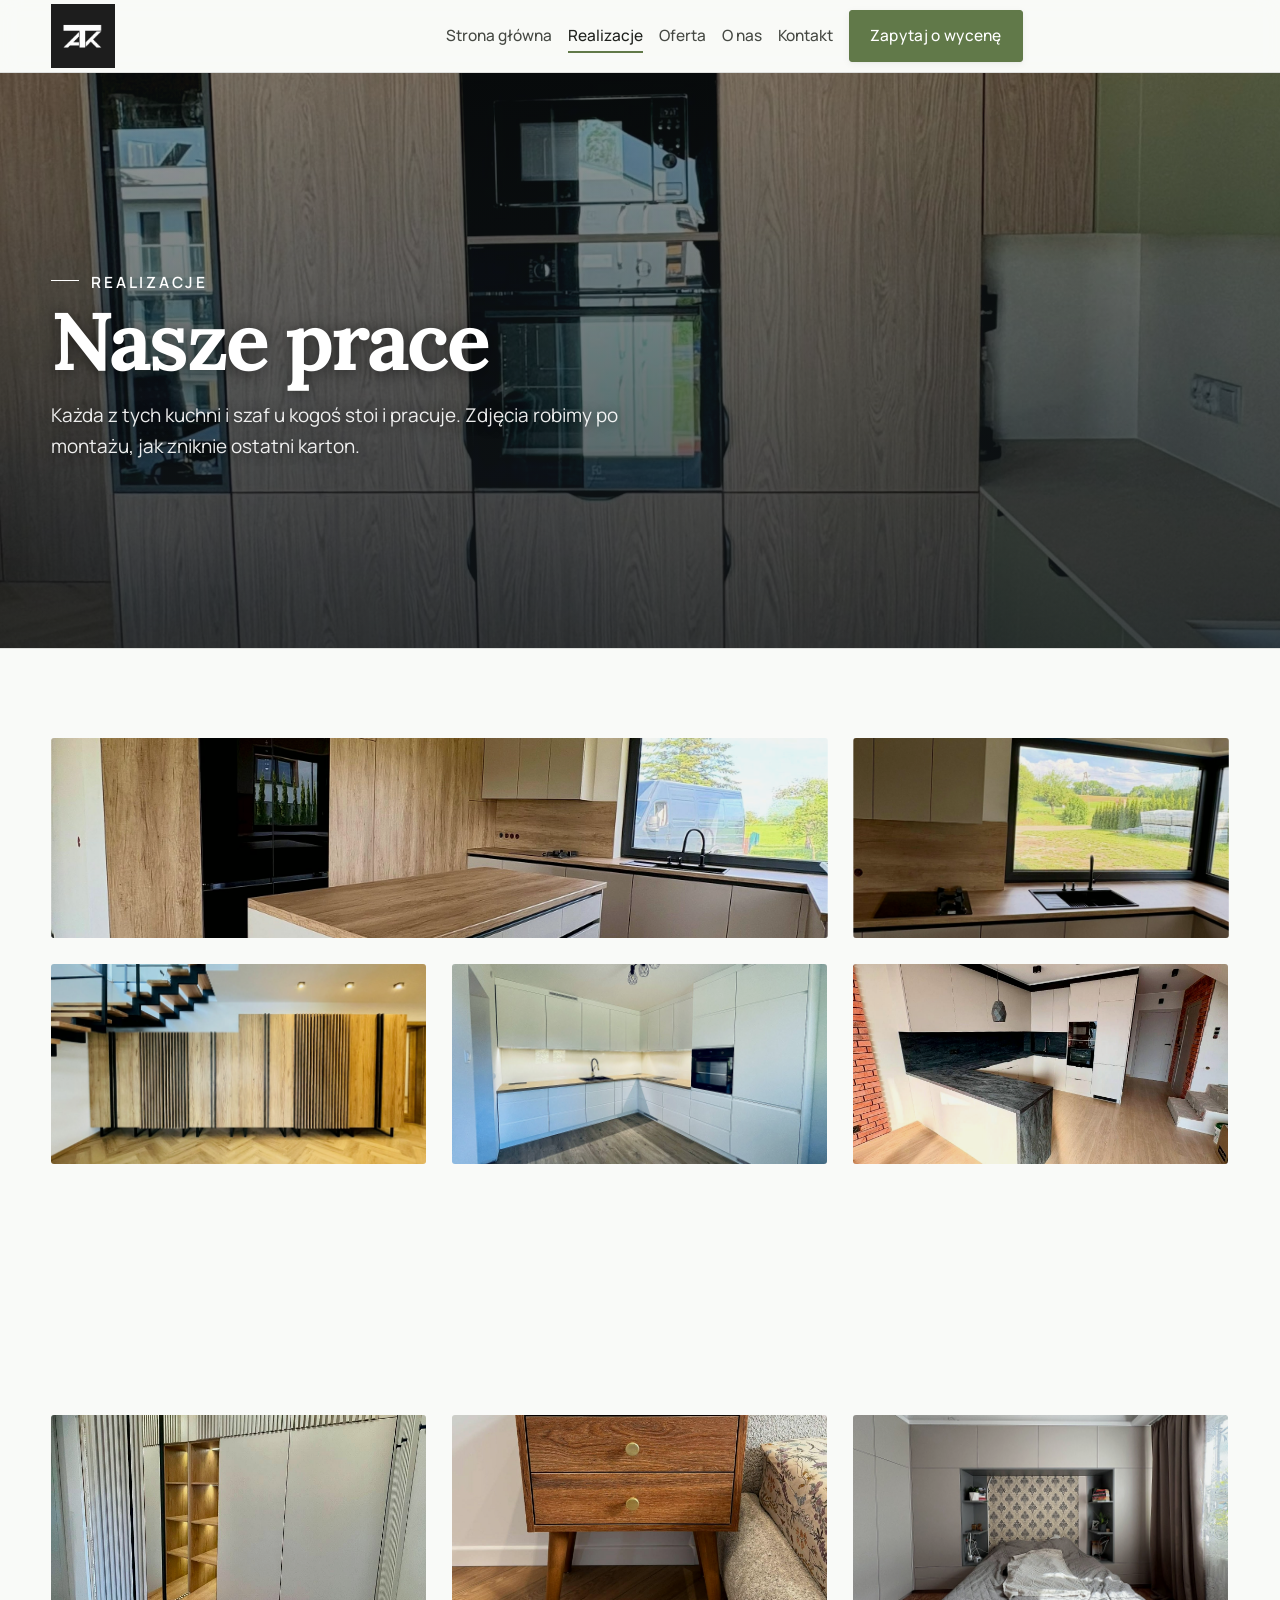
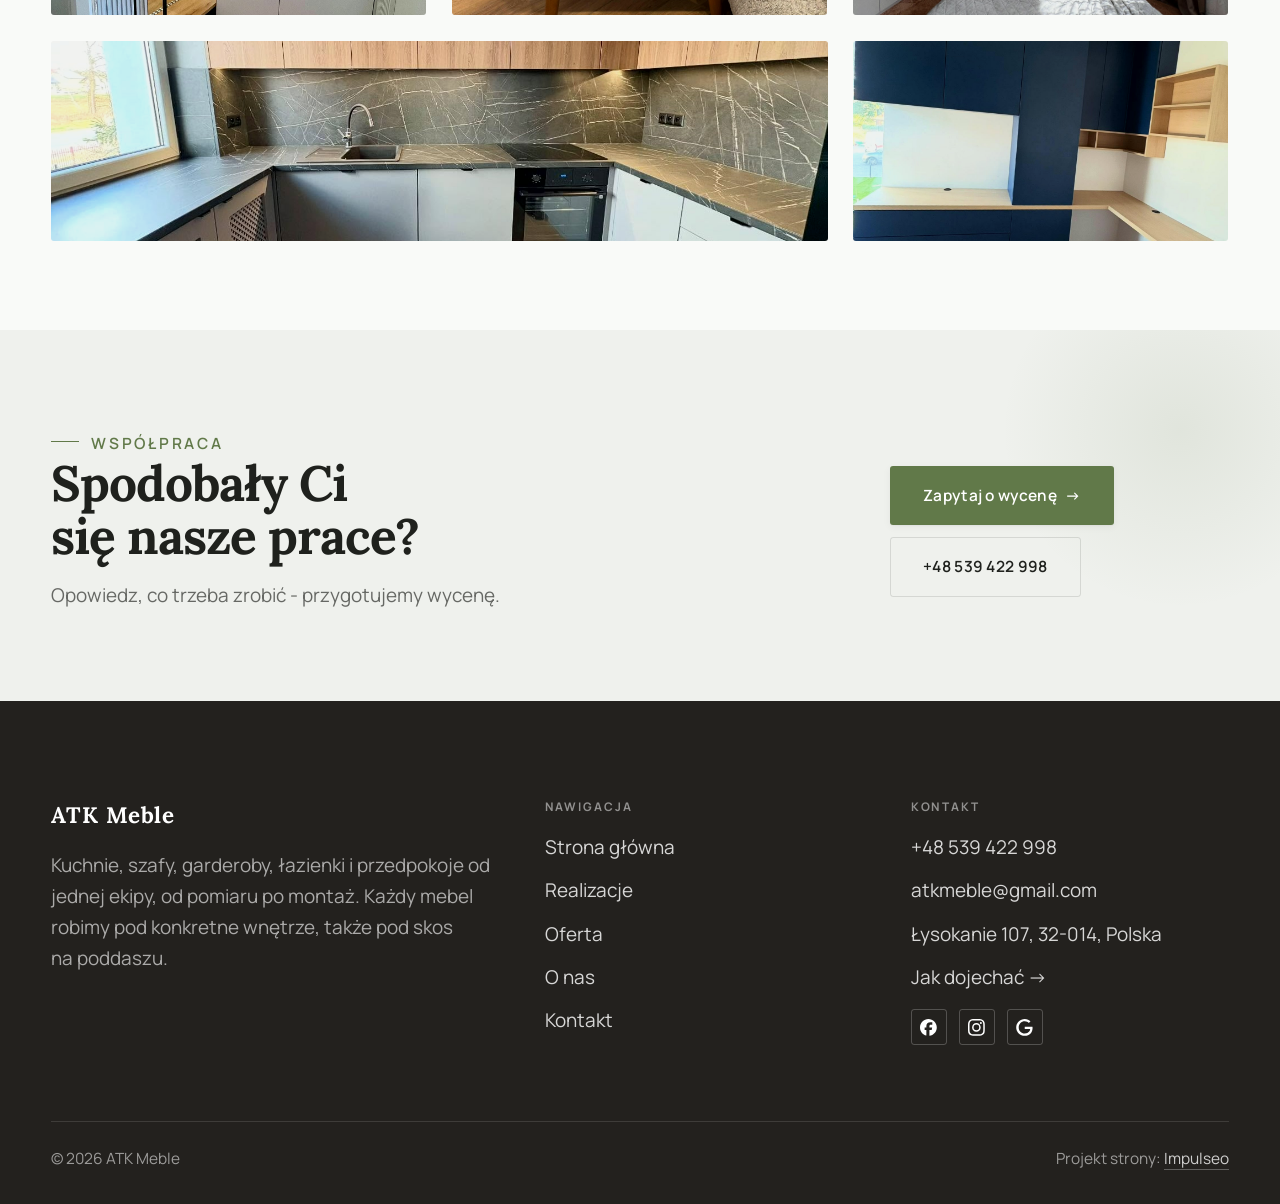
<file: realizacje.html>
<!DOCTYPE html>
<html lang="pl">
<head>
<meta charset="UTF-8">
<meta name="viewport" content="width=device-width, initial-scale=1.0">
<title>Realizacje - ATK Meble</title>
<meta name="description" content="Realizacje ATK Meble: Kuchnia na wymiar, Szafa wnękowa, Garderoba, Zabudowa pod skosem, Przedpokój z lamelami">
<link rel="canonical" href="https://impulseo-pl.github.io/atk-meble-na-wymiar-lysokanie/realizacje.html">
<meta name="robots" content="noindex, nofollow">
<meta property="og:type" content="website">
<meta property="og:locale" content="pl_PL">
<meta property="og:site_name" content="ATK Meble">
<meta property="og:title" content="Realizacje - ATK Meble">
<meta property="og:description" content="Realizacje ATK Meble: Kuchnia na wymiar, Szafa wnękowa, Garderoba, Zabudowa pod skosem, Przedpokój z lamelami">
<meta property="og:url" content="https://impulseo-pl.github.io/atk-meble-na-wymiar-lysokanie/realizacje.html">
<meta property="og:image" content="https://impulseo-pl.github.io/atk-meble-na-wymiar-lysokanie/img/og.jpg">
<meta property="og:image:width" content="1200">
<meta property="og:image:height" content="630">
<meta name="twitter:card" content="summary_large_image">
<link rel="preconnect" href="https://fonts.googleapis.com">
<link rel="preconnect" href="https://fonts.gstatic.com" crossorigin>
<link href="https://fonts.googleapis.com/css2?family=Lora:wght@500;600;700&family=Manrope:wght@400;500;600&display=swap" rel="stylesheet">
<link rel="stylesheet" href="assets/styles.css?v=52dd0417">
</head>
<body>

<header class="nav">
  <div class="wrap nav-inner">
    <a class="brand brand-has-logo" href="index.html"><img class="brand-logo" src="img/logo.jpg" alt="ATK Meble" width="339" height="339" decoding="async"></a>
    <nav class="nav-links">
      <a href="index.html">Strona główna</a>
      <a href="realizacje.html" class="active" aria-current="page">Realizacje</a>
      <a href="oferta.html">Oferta</a>
      <a href="o-nas.html">O nas</a>
      <a href="kontakt.html">Kontakt</a>
      <a href="kontakt.html" class="btn btn-accent">Zapytaj o wycenę</a>
    </nav>
    <button class="nav-toggle" aria-label="Menu"><span></span><span></span><span></span></button>
  </div>
</header>

<main>
<section class="pagehead">
  <img src="img/g13.jpg" alt="ATK Meble - Nasze prace" width="1944" height="1064" decoding="async">
  <div class="wrap">
    <span class="eyebrow">Realizacje</span>
    <h1>Nasze prace</h1>
    <p>Każda z tych kuchni i szaf u kogoś stoi i pracuje. Zdjęcia robimy po montażu, jak zniknie ostatni karton.</p>
  </div>
</section>
<section>
  <div class="wrap">
    <div class="gallery">
      <div class="tile t-two3 reveal"><img src="img/g1.jpg" alt="ATK Meble" loading="lazy" width="2000" height="1124" decoding="async"></div>
      <div class="tile t-third reveal"><img src="img/g2.jpg" alt="ATK Meble" loading="lazy" width="1916" height="1026" decoding="async"></div>
      <div class="tile t-third reveal"><img src="img/g3.jpg" alt="ATK Meble" loading="lazy" width="1550" height="1146" decoding="async"></div>
      <div class="tile t-third reveal"><img src="img/g4.jpg" alt="ATK Meble" loading="lazy" width="1600" height="1200" decoding="async"></div>
      <div class="tile t-third reveal"><img src="img/g5.jpg" alt="ATK Meble" loading="lazy" width="1398" height="1038" decoding="async"></div>
      <div class="tile t-third reveal"><img src="img/g6.jpg" alt="ATK Meble" loading="lazy" width="1954" height="1080" decoding="async"></div>
      <div class="tile t-two3 reveal"><img src="img/g7.jpg" alt="ATK Meble" loading="lazy" width="1440" height="1080" decoding="async"></div>
      <div class="tile t-third reveal"><img src="img/g8.jpg" alt="ATK Meble" loading="lazy" width="1440" height="1800" decoding="async"></div>
      <div class="tile t-third reveal"><img src="img/g9.jpg" alt="ATK Meble" loading="lazy" width="1404" height="1044" decoding="async"></div>
      <div class="tile t-third reveal"><img src="img/g10.jpg" alt="ATK Meble" loading="lazy" width="1600" height="1200" decoding="async"></div>
      <div class="tile t-two3 reveal"><img src="img/g11.jpg" alt="ATK Meble" loading="lazy" width="1408" height="1050" decoding="async"></div>
      <div class="tile t-third reveal"><img src="img/g12.jpg" alt="ATK Meble" loading="lazy" width="1310" height="1810" decoding="async"></div>
    </div>
  </div>
</section>
<section class="cta">
  <div class="wrap">
    <div class="reveal">
      <span class="eyebrow">Współpraca</span>
      <h2>Spodobały Ci się nasze prace?</h2>
      <p>Opowiedz, co trzeba zrobić - przygotujemy wycenę.</p>
    </div>
    <div class="cta-actions reveal">
      <a href="kontakt.html" class="btn btn-light">Zapytaj o wycenę <span class="arr">→</span></a>
      <a href="tel:+48539422998" class="btn btn-ghost btn-ghost-cta">+48 539 422 998</a>
    </div>
  </div>
</section>
</main>

<footer>
  <div class="wrap">
    <div class="foot-grid">
      <div class="foot-brand">
        <div class="name">ATK Meble</div>
        <p>Kuchnie, szafy, garderoby, łazienki i przedpokoje od jednej ekipy, od pomiaru po montaż. Każdy mebel robimy pod konkretne wnętrze, także pod skos na poddaszu.</p>
      </div>
      <div class="foot-col">
        <h4>Nawigacja</h4>
        <a href="index.html">Strona główna</a>
        <a href="realizacje.html">Realizacje</a>
        <a href="oferta.html">Oferta</a>
        <a href="o-nas.html">O nas</a>
        <a href="kontakt.html">Kontakt</a>
      </div>
      <div class="foot-col">
        <h4>Kontakt</h4>
        <a href="tel:+48539422998">+48 539 422 998</a>
        <a href="mailto:atkmeble@gmail.com">atkmeble@gmail.com</a>
        <p>Łysokanie 107, 32-014, Polska</p>
        <a href="https://maps.google.com/?cid=10413632854506301633&g_mp=Cidnb29nbGUubWFwcy5wbGFjZXMudjEuUGxhY2VzLlNlYXJjaFRleHQQAhgEIAA" target="_blank" rel="noopener">Jak dojechać →</a>
      <div class="foot-soc">
        <a class="soc" href="https://www.facebook.com/profile.php?id=100086114747051" target="_blank" rel="noopener" aria-label="Facebook - ATK Meble"><svg viewBox="0 0 24 24" aria-hidden="true" focusable="false"><path d="M9.101 23.691v-7.98H6.627v-3.667h2.474v-1.58c0-4.085 1.848-5.978 5.858-5.978.401 0 .955.042 1.468.103a8.68 8.68 0 0 1 1.141.195v3.325a8.623 8.623 0 0 0-.653-.036 26.805 26.805 0 0 0-.733-.009c-.707 0-1.259.096-1.675.309a1.686 1.686 0 0 0-.679.622c-.258.42-.374.995-.374 1.752v1.297h3.919l-.386 2.103-.287 1.564h-3.246v8.245C19.396 23.238 24 18.179 24 12.044c0-6.627-5.373-12-12-12s-12 5.373-12 12c0 5.628 3.874 10.35 9.101 11.647Z" fill="currentColor"/></svg></a>
        <a class="soc" href="https://www.instagram.com/atk_meble_trolka/" target="_blank" rel="noopener" aria-label="Instagram - ATK Meble"><svg viewBox="0 0 24 24" aria-hidden="true" focusable="false"><path d="M7.0301.084c-1.2768.0602-2.1487.264-2.911.5634-.7888.3075-1.4575.72-2.1228 1.3877-.6652.6677-1.075 1.3368-1.3802 2.127-.2954.7638-.4956 1.6365-.552 2.914-.0564 1.2775-.0689 1.6882-.0626 4.947.0062 3.2586.0206 3.6671.0825 4.9473.061 1.2765.264 2.1482.5635 2.9107.308.7889.72 1.4573 1.388 2.1228.6679.6655 1.3365 1.0743 2.1285 1.38.7632.295 1.6361.4961 2.9134.552 1.2773.056 1.6884.069 4.9462.0627 3.2578-.0062 3.668-.0207 4.9478-.0814 1.28-.0607 2.147-.2652 2.9098-.5633.7889-.3086 1.4578-.72 2.1228-1.3881.665-.6682 1.0745-1.3378 1.3795-2.1284.2957-.7632.4966-1.636.552-2.9124.056-1.2809.0692-1.6898.063-4.948-.0063-3.2583-.021-3.6668-.0817-4.9465-.0607-1.2797-.264-2.1487-.5633-2.9117-.3084-.7889-.72-1.4568-1.3876-2.1228C21.2982 1.33 20.628.9208 19.8378.6165 19.074.321 18.2017.1197 16.9244.0645 15.6471.0093 15.236-.005 11.977.0014 8.718.0076 8.31.0215 7.0301.0839m.1402 21.6932c-1.17-.0509-1.8053-.2453-2.2287-.408-.5606-.216-.96-.4771-1.3819-.895-.422-.4178-.6811-.8186-.9-1.378-.1644-.4234-.3624-1.058-.4171-2.228-.0595-1.2645-.072-1.6442-.079-4.848-.007-3.2037.0053-3.583.0607-4.848.05-1.169.2456-1.805.408-2.2282.216-.5613.4762-.96.895-1.3816.4188-.4217.8184-.6814 1.3783-.9003.423-.1651 1.0575-.3614 2.227-.4171 1.2655-.06 1.6447-.072 4.848-.079 3.2033-.007 3.5835.005 4.8495.0608 1.169.0508 1.8053.2445 2.228.408.5608.216.96.4754 1.3816.895.4217.4194.6816.8176.9005 1.3787.1653.4217.3617 1.056.4169 2.2263.0602 1.2655.0739 1.645.0796 4.848.0058 3.203-.0055 3.5834-.061 4.848-.051 1.17-.245 1.8055-.408 2.2294-.216.5604-.4763.96-.8954 1.3814-.419.4215-.8181.6811-1.3783.9-.4224.1649-1.0577.3617-2.2262.4174-1.2656.0595-1.6448.072-4.8493.079-3.2045.007-3.5825-.006-4.848-.0608M16.953 5.5864A1.44 1.44 0 1 0 18.39 4.144a1.44 1.44 0 0 0-1.437 1.4424M5.8385 12.012c.0067 3.4032 2.7706 6.1557 6.173 6.1493 3.4026-.0065 6.157-2.7701 6.1506-6.1733-.0065-3.4032-2.771-6.1565-6.174-6.1498-3.403.0067-6.156 2.771-6.1496 6.1738M8 12.0077a4 4 0 1 1 4.008 3.9921A3.9996 3.9996 0 0 1 8 12.0077" fill="currentColor"/></svg></a>
        <a class="soc" href="https://maps.google.com/?cid=10413632854506301633&g_mp=Cidnb29nbGUubWFwcy5wbGFjZXMudjEuUGxhY2VzLlNlYXJjaFRleHQQAhgEIAA" target="_blank" rel="noopener" aria-label="Google - ATK Meble"><svg viewBox="0 0 24 24" aria-hidden="true" focusable="false"><path d="M12.48 10.92v3.28h7.84c-.24 1.84-.853 3.187-1.787 4.133-1.147 1.147-2.933 2.4-6.053 2.4-4.827 0-8.6-3.893-8.6-8.72s3.773-8.72 8.6-8.72c2.6 0 4.507 1.027 5.907 2.347l2.307-2.307C18.747 1.44 16.133 0 12.48 0 5.867 0 .307 5.387.307 12s5.56 12 12.173 12c3.573 0 6.267-1.173 8.373-3.36 2.16-2.16 2.84-5.213 2.84-7.667 0-.76-.053-1.467-.173-2.053H12.48z" fill="currentColor"/></svg></a>
      </div>
      </div>
    </div>
    <div class="foot-bot">
      <span>© 2026 ATK Meble</span>
      <span>Projekt strony: <a class="foot-credit" href="https://impulseo.pl" target="_blank" rel="noopener">Impulseo</a></span>
    </div>
  </div>
</footer>
<div class="sticky-reserve"><a class="sr-book" href="kontakt.html">Zapytaj o wycenę</a><a class="sr-call" href="tel:+48539422998" aria-label="Zadzwoń"><svg class="ico-tel" width="16" height="16" viewBox="0 0 24 24" fill="none" aria-hidden="true"><path d="M6.6 10.8a15.5 15.5 0 0 0 6.6 6.6l2.2-2.2a1 1 0 0 1 1-.24 11.4 11.4 0 0 0 3.6.58 1 1 0 0 1 1 1V20a1 1 0 0 1-1 1A17 17 0 0 1 3 4a1 1 0 0 1 1-1h3.5a1 1 0 0 1 1 1c0 1.25.2 2.46.58 3.6a1 1 0 0 1-.25 1l-2.23 2.2Z" fill="currentColor"/></svg></a></div>
<div class="demo-wazne" data-do="2026-10-08" data-cykl="3" hidden><svg class="dw-ico" width="13" height="13" viewBox="0 0 24 24" fill="none" aria-hidden="true"><circle cx="12" cy="12" r="8.6" stroke="currentColor" stroke-width="1.8"/><path d="M12 7.2V12l3.3 2" stroke="currentColor" stroke-width="1.8" stroke-linecap="round"/></svg><span class="dw-txt"></span></div>

<script src="assets/main.js"></script>
</body>
</html>
</file>
<file: assets/styles.css>
/* ============================================================
   STOLBASZ — premium, architektoniczny B2B fit-out
   Jasna paleta, zero brązu. System wg premium-web-craft.
   Projekt strony: Impulseo (impulseo.pl)
   ============================================================ */

:root{
  /* PALETA — jasna, architektoniczna, chłodna */
  --paper:#F3F1EC;          /* główne tło */
  --paper-2:#E6E3DB;        /* sekcje alternatywne (chłodny jasny szary) */
  --paper-3:#E6E3DB;        /* delikatne wypełnienia */
  --ink:#23211E;            /* tekst główny — chłodny grafit */
  --ink-soft:#43403A;       /* nagłówki drugorzędne */
  --muted:#87837A;          /* tekst poboczny */
  --line:rgba(35,33,30,.12);/* hairline */
  --accent:#8A6B3C;         /* stonowany petrol-slate — jedyny akcent */
  --accent-d:#6E5430;
  --accent-soft:rgba(138,107,60,.10);
  --dark:#23211E;           /* sekcje ciemne (stopka/CTA) */

  /* HOVER ZDJĘĆ — JEDEN standard dla całego silnika (decyzja K. 04.08.2026, artefakt z wariantami).
     AKTUALNE (K.+Szymon 09.08.2026, wybór z artefaktu 6 wariantów): zoom 1.05 przy 1.4s -
     przy tak długim czasie mocniejszy kadr NIE skacze, tylko „oddycha". Poprzedni standard
     (1.02 / .55s z 04.08) odbierany jako dynamiczny i szybki.
     Spoczynek lekko przygaszony, ale TYLKO tam, gdzie jest mysz (@media hover:hover) —
     na telefonie zdjęcia zostają w pełnej jasności. */
  --img-zoom:1.05;                   /* K.+Szymon 09.08: wariant F z artefaktu porównawczego */
  --img-rest:brightness(.95) saturate(.99);
  --img-hot:brightness(1.06) saturate(1.05);
  --img-dur:1.4s;                    /* K.+Szymon 09.08 (wariant F): powoli = elegancko */
  --img-ease:cubic-bezier(.16,.84,.44,1);  /* miękki ogon, efekt „oddychania" */

  /* ODSTĘPY — skala 4/8 */
  --space-1:4px; --space-2:8px; --space-3:12px; --space-4:16px; --space-5:24px;
  --space-6:32px; --space-7:48px; --space-8:64px; --space-9:96px; --space-10:128px;

  /* TYPOGRAFIA — fluid clamp() (skala podbita 16.07.2026: większe, czytelniejsze litery — uwaga Adama) */
  --text-sm:clamp(.9rem,.87rem + .12vw,1rem);
  --text-base:clamp(1.08rem,1.04rem + .18vw,1.2rem);
  --text-lg:clamp(1.24rem,1.15rem + .34vw,1.44rem);
  --text-h3:clamp(1.34rem,1.22rem + .55vw,1.66rem);
  --text-h2:clamp(2.1rem,1.66rem + 2.1vw,3.1rem);
  --text-h1:clamp(2.9rem,2.1rem + 4vw,5.1rem);

  /* PROMIENIE — architektoniczne, raczej ostre */
  --r-sm:3px; --r-md:6px; --r-lg:10px;

  /* RUCH */
  --ease:cubic-bezier(.25,.46,.45,.94); --dur:.24s;

  /* CIENIE — miękkie, warstwowe */
  --sh-sm:0 1px 2px rgba(16,24,32,.04), 0 2px 8px rgba(16,24,32,.05);
  --sh-md:0 2px 6px rgba(16,24,32,.05), 0 12px 28px -8px rgba(16,24,32,.12);
  --sh-lg:0 6px 14px rgba(16,24,32,.07), 0 26px 56px -18px rgba(16,24,32,.22);

  --hairline:1px solid var(--line);

  --font-display:'Lora',serif;
  --font-body:'Manrope',sans-serif;
}

*{box-sizing:border-box;margin:0;padding:0}
html{scroll-behavior:smooth}
body{
  font-family:var(--font-body);
  font-size:var(--text-base);
  line-height:1.65;
  color:var(--ink);
  background:var(--paper);
  -webkit-font-smoothing:antialiased;
  text-rendering:optimizeLegibility;
}
img{max-width:100%;height:auto;display:block}  /* height:auto = width/height z atrybutów trzyma proporcje (TOP#12) */
a{color:inherit;text-decoration:none}

.wrap{width:min(92%,1180px);margin-inline:auto}
section{padding-block:clamp(52px,6.5vw,96px)}

h1,h2,h3{font-family:var(--font-display);font-weight:700;line-height:1.08;letter-spacing:-.02em;color:var(--ink)}
h1{font-size:var(--text-h1);letter-spacing:-.035em}
h2{font-size:var(--text-h2);letter-spacing:-.025em}
h3{font-size:var(--text-h3)}
/* MIARA — długość wiersza. WCAG 2.2 SC 1.4.8: max 80 znaków; Butterick: 45–90.
   68ch daje realnie 72–78 znaków polskiego tekstu, czyli z zapasem pod granicą.
   Wcześniej limit miał TYLKO <p> — <li>, <blockquote> i <dd> nie miały żadnego,
   i to jedyny powód, dla którego 23 bloki na dwóch oddanych stronach jadą po
   83–106 znaków w wierszu (pomiar 07.08.2026, bramka `miara`).
   ⚠️ Listy i definicje ograniczamy TYLKO bez klasy: `ul`/`ol` z klasą to u nas
   układ (siatki kafli, menu), a nie tekst ciągły — tam miarę wyznacza układ. */
/* 60ch, nie 68ch (K. 10.08): po zmianie fontów na węższe kroje (DM Sans i spółka)
   w 68ch mieściło się ~90 znaków - bramka pikselowa słusznie zgłaszała przekroczenie
   granicy 80. Pomiar na żywej przeglądarce: 60ch = 90 znaków, 53ch = ~78 znaków, czyli normę WCAG 1.4.8. */
:root{ --miara:53ch }
p{max-width:min(100%,var(--miara))}
blockquote,
ul:not([class])>li, ol:not([class])>li,
dl:not([class])>dd{max-width:min(100%,var(--miara))}

/* ⚠️ Świadomie BEZ wyjątku `.tile p,.card p,.svc p{max-width:none}`, choć nasuwa się sam:
   te akapity BYŁY już ograniczone (stare `p{max-width:65ch}`), więc „wyjątek" nie odblokowałby
   niczego nowego — tylko ROZLUŹNIŁ stan sprzed zmiany na wszystkich demach naraz.
   `figcaption` żadna z reguł wyżej nie dotyczy, więc też nie potrzebuje zwolnienia. */

/* ŁAMANIE. `balance` wyrównuje długości wierszy w nagłówku, `pretty` pilnuje ostatniego
   wiersza akapitu, żeby nie został w nim jeden wyraz. Obsługiwane od Chrome 117 /
   Safari 17.5; starsze przeglądarki po prostu ignorują tę własność.
   `text-wrap:pretty` nie występowało dotąd ANI RAZ w silniku ani w repo klientów. */
h1,h2,h3,.lead,.lede{text-wrap:balance}
p,li,blockquote,dd{text-wrap:pretty}

.eyebrow{
  font-family:var(--font-body);
  font-size:var(--text-sm);
  font-weight:600;
  letter-spacing:.18em;
  text-transform:uppercase;
  color:var(--accent);
  display:inline-flex;align-items:center;gap:var(--space-3);
}
/* flex:none + margin-top = kreska trzyma się PIERWSZEJ linii. Wcześniej align-items:center
   centrowało ją względem całego bloku i przy zawinięciu (długi kicker typu
   „…WNĘTRZ · LESZNO · OD 2019") druga linia lądowała z brzydkim wcięciem. */
.eyebrow{align-items:flex-start}
.eyebrow>*,.eyebrow{text-wrap:balance}   /* dlugi kicker lamal sie na sierote typu samo „2019" w drugiej linii */
.eyebrow::before{content:"";width:28px;height:1px;background:var(--accent);display:inline-block;flex:none;margin-top:.62em}

.muted{color:var(--muted)}
.lead{font-size:var(--text-lg);line-height:1.55;color:var(--ink-soft);max-width:50ch}

/* ---------- BUTTONS ---------- */
.btn{
  display:inline-flex;align-items:center;gap:var(--space-2);
  font-weight:600;font-size:var(--text-sm);letter-spacing:.02em;
  padding:var(--space-4) var(--space-6);
  border-radius:var(--r-sm);
  transition:transform var(--dur) var(--ease),box-shadow var(--dur) var(--ease),background var(--dur) var(--ease);
  cursor:pointer;border:1px solid transparent;
}
.btn-accent{background:var(--accent);color:#fff;box-shadow:var(--sh-sm)}
.btn-accent:hover{background:var(--accent-d);transform:translateY(-2px);box-shadow:var(--sh-md)}
.btn-accent:active{transform:translateY(0);box-shadow:var(--sh-sm)}
.btn-ghost{background:transparent;color:var(--ink);border-color:var(--line)}
.btn-ghost:hover{border-color:var(--accent);color:var(--accent);transform:translateY(-2px)}
.btn-light{background:#fff;color:var(--ink);box-shadow:var(--sh-sm)}
.btn-light:hover{transform:translateY(-2px);box-shadow:var(--sh-md)}
.btn .arr{transition:transform var(--dur) var(--ease)}
.btn:hover .arr{transform:translateX(4px)}

/* ---------- NAV ---------- */
.nav{
  position:sticky;top:0;z-index:50;
  background:color-mix(in srgb,var(--paper) 88%,transparent);
  backdrop-filter:saturate(140%) blur(10px);
  border-bottom:var(--hairline);
}
.nav-inner{display:flex;align-items:center;justify-content:space-between;gap:var(--space-5);height:72px}
/* ANTY-NACHODZENIE (K. 05.08.2026): długa nazwa firmy + przycisk z pełnym numerem nie mieściły się w pasku
   i flex ściskał linki PONIŻEJ ich treści - "Kontakt" wchodził na ramkę "Zadzwoń +48 ...". Teraz ustępuje
   nazwa marki (skrót wielokropkiem), a menu i przycisk nigdy się nie kurczą ani nie zachodzą na siebie. */
.brand{display:flex;flex-direction:column;line-height:1;min-width:0;flex:0 1 auto}
.brand .name{font-family:var(--font-display);font-weight:800;font-size:1.35rem;letter-spacing:.04em;white-space:nowrap;overflow:hidden;text-overflow:ellipsis}
.brand .sub{font-size:.62rem;letter-spacing:.34em;text-transform:uppercase;color:var(--muted);margin-top:5px;white-space:nowrap;overflow:hidden;text-overflow:ellipsis}
.nav-links{display:flex;align-items:center;gap:var(--space-6);flex:0 0 auto}
.nav-links a{font-size:var(--text-sm);font-weight:500;color:var(--ink-soft);position:relative;padding-block:4px;white-space:nowrap;transition:color var(--dur) var(--ease)}
.nav-links a::after{content:"";position:absolute;left:0;bottom:0;width:0;height:1.5px;background:var(--accent);transition:width var(--dur) var(--ease)}
.nav-links a:hover,.nav-links a.active{color:var(--ink)}
.nav-links a:hover::after,.nav-links a.active::after{width:100%}
.nav-links .btn{padding:var(--space-2) var(--space-5)}
/* przyciski w nav: właściwy kolor (przebij .nav-links a) + bez podkreślenia */
.nav-links a.btn-accent{color:#fff}
.nav-links a.btn-ghost,.nav-links a.btn-light{color:var(--ink)}
/* CTA w pasku: NIE podkreślenie spod linków menu, ale ten sam przelatujący błysk,
   co na wszystkich innych przyciskach (zgłoszenie K. 13.08.2026 - „na hero jest efekt
   światła przechodzącego przez przycisk, na navbarze go nie ma, a mają być identyczne").
   Reguła `.nav-links a::after` jest silniejsza od `.btn::after`, więc trzeba jej
   geometrię wyzerować i wpisać połysk z nazwy - samo `display:none` gasiło efekt. */
.nav-links a.btn::after{
  display:block;content:"";position:absolute;inset:0;z-index:-1;pointer-events:none;
  width:auto;height:auto;border-radius:inherit;   /* kasuje geometrię podkreślenia (width:0;height:1.5px) */
  background:linear-gradient(100deg,transparent 32%,rgba(255,255,255,.20) 50%,transparent 68%);
  translate:-120% 0}
@media (prefers-reduced-motion:no-preference){
  .nav-links a.btn:hover::after{translate:120% 0;transition:translate .75s var(--mt-ease,cubic-bezier(.16,.84,.44,1))}
}
.nav-toggle{display:none;background:none;border:none;cursor:pointer;flex-direction:column;gap:5px;padding:8px}
.nav-toggle span{width:24px;height:2px;background:var(--ink);transition:var(--dur)}
/* Ciasny zakres MIĘDZY menu mobilnym a pełnym pulpitem: zbijamy odstępy i nazwę marki,
   żeby wszystko zmieściło się naturalnie, zanim w ogóle dojdzie do skracania wielokropkiem. */
@media(max-width:1280px) and (min-width:921px){
  .nav-links{gap:var(--space-4)}
  .nav-links .btn{padding:var(--space-2) var(--space-4)}
  .brand .name{font-size:1.15rem}
}

/* ---------- HERO (split) ---------- */
.hero{position:relative;overflow:hidden;border-bottom:var(--hairline)}
.hero-grid{display:grid;grid-template-columns:1.05fr .95fr;gap:clamp(24px,4vw,60px);align-items:center;
  padding-block:clamp(36px,4.5vw,64px)}
.hero-copy .eyebrow{margin-bottom:var(--space-5)}
.hero-copy h1{margin-bottom:var(--space-5)}
.hero-copy .lead{margin-bottom:var(--space-7)}
.hero-actions{display:flex;flex-wrap:wrap;gap:var(--space-4)}
.hero-art{position:relative;aspect-ratio:4/3;border-radius:var(--r-lg);overflow:hidden;box-shadow:var(--sh-lg)}
.hero-art img{width:100%;height:100%;object-fit:cover}
.hero-art::after{content:"";position:absolute;inset:0;background:linear-gradient(180deg,transparent 55%,rgba(18,24,28,.28))}
.hero-badge{position:absolute;left:var(--space-5);bottom:var(--space-5);z-index:2;
  background:rgba(252,252,251,.94);backdrop-filter:blur(4px);
  border-radius:var(--r-md);padding:var(--space-4) var(--space-5);box-shadow:var(--sh-md);max-width:78%}
.hero-badge strong{display:block;font-family:var(--font-display);font-size:1rem;letter-spacing:-.01em}
.hero-badge span{font-size:var(--text-sm);color:var(--muted)}

/* ---------- HERO duży / kinowy (strona główna) ---------- */
.hero-cine{position:relative;min-height:clamp(560px,82vh,840px);min-height:clamp(560px,82svh,840px);display:flex;align-items:center;overflow:hidden;border-bottom:var(--hairline)}
.hero-cine>img{position:absolute;inset:0;width:100%;height:100%;object-fit:cover;z-index:0}
.hero-cine::after{content:"";position:absolute;inset:0;z-index:1;
  background:linear-gradient(95deg,rgba(13,18,23,.86) 0%,rgba(13,18,23,.64) 32%,rgba(13,18,23,.24) 62%,rgba(13,18,23,.04) 100%)}
.hero-cine .wrap{position:relative;z-index:2;padding-block:var(--space-8)}
.hero-cine .hero-copy{max-width:660px}
.hero-cine .eyebrow{color:#fff;margin-bottom:var(--space-5)}
.hero-cine .eyebrow::before{background:#fff}
.hero-cine h1{color:#fff;margin-bottom:var(--space-5);font-size:clamp(2.9rem,2rem + 4.4vw,5.2rem);text-wrap:balance}
.hero-cine .lead{color:rgba(255,255,255,.92);max-width:48ch;margin-bottom:var(--space-7)}
.hero-cine .hero-actions{display:flex;flex-wrap:wrap;gap:var(--space-4)}
/* NISKIE OKNO (laptop z dokiem i paskami przeglądarki ma ~700-780 px wysokości widoku):
   H1 do 5.2rem + długi lead nie mieściły się i przyciski wypadały POD krawędź ekranu -
   klient widział stronę bez ani jednego CTA. Skalujemy w dół, zamiast przycinać treść. */
@media(min-width:821px) and (max-height:820px){
  .hero-cine{min-height:clamp(520px,94svh,780px)}
  .hero-cine .wrap{padding-block:var(--space-6)}
  .hero-cine h1{font-size:clamp(2.2rem,1.5rem + 2.6vw,3.6rem);margin-bottom:var(--space-4)}
  .hero-cine .eyebrow{margin-bottom:var(--space-4)}
  .hero-cine .lead{margin-bottom:var(--space-5);max-width:44ch}
}
@media(max-width:680px){
  .hero-cine{min-height:clamp(520px,76vh,640px);min-height:clamp(520px,76svh,640px);align-items:flex-end}
  .hero-cine::after{background:linear-gradient(0deg,rgba(13,18,23,.9) 6%,rgba(13,18,23,.45) 55%,rgba(13,18,23,.25) 100%)}
  .hero-cine .wrap{padding-bottom:var(--space-9)}
  /* TELEFON (~90% oglądających): lead potrafił zająć 8 linii i zepchnąć CTA poza pierwszy ekran.
     Zwężamy interlinię i skalę - treści nie ucinamy, bo to ona sprzedaje. */
  .hero-cine .lead{font-size:.98rem;line-height:1.5;margin-bottom:var(--space-5)}
  .hero-cine .eyebrow{font-size:.72rem;letter-spacing:.13em;margin-bottom:var(--space-4)}
  .hero-cine .eyebrow::before{width:20px}
  .hero-cine h1{margin-bottom:var(--space-4)}
}

/* full-bleed hero variant (podstrony) */
.pagehead{position:relative;min-height:46vh;min-height:46svh;display:flex;align-items:flex-end;overflow:hidden;border-bottom:var(--hairline)}
.pagehead img{position:absolute;inset:0;width:100%;height:100%;object-fit:cover}
/* 10.08.2026 (decyzja K.): mocniejsze przyciemnienie + cień pod tekstem. Bramka mierzyła na
   nagłówkach podstron 3,38-3,43:1 przy wymaganych 4,5 — jasne zdjęcie (hala, śnieg, niebo)
   podchodziło pod biały tekst. Zdjęcia klientów są różne, więc kontrast musi dawać WARSTWA,
   a nie szczęśliwy dobór kadru. */
.pagehead::after{content:"";position:absolute;inset:0;background:linear-gradient(180deg,rgba(18,24,28,.40),rgba(18,24,28,.76))}
.pagehead .wrap{position:relative;z-index:2;padding-block:var(--space-9);color:#fff}
.pagehead h1{color:#fff;max-width:18ch;text-shadow:0 2px 16px rgba(0,0,0,.55)}
.pagehead .eyebrow{color:#fff}
.pagehead .eyebrow::before{background:#fff}
.pagehead p{color:rgba(255,255,255,.92);margin-top:var(--space-4);max-width:54ch;text-shadow:0 1px 12px rgba(0,0,0,.5)}

/* ---------- STRIP (pasek skrótów / liczby) ---------- */
.strip{background:var(--dark);color:#fff}
/* PASEK HASEŁ — standard 04.08.2026 (decyzja K.): 5 haseł w JEDNYM rzędzie, tekst WYŚRODKOWANY,
   węższe marginesy boczne niż reszta strony (pasek ma iść szerzej), równe wysokości kolumn. */
.strip .wrap{width:min(96%,1440px);display:grid;grid-template-columns:repeat(5,1fr);
  gap:var(--space-5);padding-block:var(--space-7);align-items:stretch}
.strip .item .k{font-family:var(--font-display);font-size:clamp(1.05rem,.82rem + .85vw,1.55rem);
  font-weight:800;letter-spacing:-.02em;color:#fff;line-height:1.18;text-wrap:balance}
.strip .item .v{font-size:var(--text-sm);color:rgba(255,255,255,.66);margin-top:var(--space-2);line-height:1.4}
.strip .item{border-left:2px solid var(--accent);padding-inline:var(--space-4);
  text-align:center;display:flex;flex-direction:column;justify-content:center}
/* liczba kolumn = liczba haseł, żeby ostatnie nie zostawało samo w drugim rzędzie.
   Klasę n-N nadaje multipage.py; domyślnie (bez klasy) pasek jest 5-kolumnowy. */
.strip.n-2 .wrap{grid-template-columns:repeat(2,1fr)}
.strip.n-3 .wrap{grid-template-columns:repeat(3,1fr)}
.strip.n-4 .wrap{grid-template-columns:repeat(4,1fr);gap:var(--space-6)}
.strip.n-4 .item .k{font-size:clamp(1.3rem,1rem + 1.1vw,2rem)}
.strip.n-6 .wrap{grid-template-columns:repeat(6,1fr);gap:var(--space-4)}
.strip.n-6 .item .k{font-size:clamp(.98rem,.8rem + .7vw,1.35rem)}
/* równe łamanie: zamiast "długa linia + jedno słowo" obie linie zbliżonej długości */
.strip .item .k{text-wrap:balance}

/* ---------- SECTION HEAD ---------- */
.head{max-width:48rem;margin-bottom:var(--space-8)}
.head.center{margin-inline:auto;text-align:center}
.head .eyebrow{margin-bottom:var(--space-4)}
.head h2{margin-bottom:var(--space-4)}
.head p{color:var(--muted);font-size:var(--text-lg);line-height:1.55}
.head.center p{margin-inline:auto}

/* ---------- INTRO SPLIT ---------- */
.split{display:grid;grid-template-columns:.92fr 1.08fr;gap:clamp(28px,5vw,80px);align-items:center}
.split.rev{grid-template-columns:1.08fr .92fr}
.split.rev .split-art{order:-1}
.split-art{position:relative;aspect-ratio:5/4;border-radius:var(--r-lg);overflow:hidden;box-shadow:var(--sh-lg)}
.split-art img{width:100%;height:100%;object-fit:cover}
.split-copy h2{margin-bottom:var(--space-5)}
.split-copy p+p{margin-top:var(--space-4)}
.split-copy .btn{margin-top:var(--space-6)}

/* ---------- SERVICES (zakres) ---------- */
.svc-grid{display:grid;grid-template-columns:repeat(auto-fit,minmax(280px,1fr));gap:var(--space-5)}
.svc{background:#fff;border:var(--hairline);border-radius:var(--r-md);padding:var(--space-7) var(--space-6);
  transition:transform var(--dur) var(--ease),box-shadow var(--dur) var(--ease),border-color var(--dur) var(--ease);
  position:relative;overflow:hidden}
.svc::before{content:"";position:absolute;left:0;top:0;width:3px;height:0;background:var(--accent);transition:height var(--dur) var(--ease)}
.svc:hover{transform:translateY(-4px);box-shadow:var(--sh-md);border-color:transparent}
.svc:hover::before{height:100%}
.svc .ic{font-family:var(--font-display);font-size:.8rem;font-weight:700;letter-spacing:.12em;color:var(--accent);margin-bottom:var(--space-4)}
.svc h3{margin-bottom:var(--space-3);font-size:1.22rem}
.svc p{color:var(--muted);font-size:var(--text-base);line-height:1.6}

/* big detailed service rows */
.svc-row{display:grid;grid-template-columns:.8fr 1.2fr;gap:clamp(20px,4vw,60px);align-items:center;padding-block:var(--space-8)}
.svc-row+.svc-row{border-top:var(--hairline)}
.svc-row.rev{grid-template-columns:1.2fr .8fr}
/* Naprzemienny układ wierszy oferty: co drugi wiersz ma zdjęcie po PRAWEJ.
   Było `order:-1` — martwy kod, bo zdjęcie i tak jest pierwszym dzieckiem w HTML,
   więc wszystkie wiersze wyglądały identycznie (zdjęcie zawsze z lewej), a `rev`
   zmieniało tylko szerokość kolumn. Znalezione 29.07.2026 przy różnicowaniu kierunków
   animacji (pomiar pozycji: art.mid 390/502 przy row.mid 756 — zawsze lewa strona). */
.svc-row.rev .svc-row-art{order:2}
.svc-row-art{aspect-ratio:4/3;border-radius:var(--r-md);overflow:hidden;box-shadow:var(--sh-md)}
.svc-row-art img{width:100%;height:100%;object-fit:cover}
.svc-row h3{font-size:1.5rem;margin-bottom:var(--space-4)}
.svc-row .num{font-family:var(--font-display);font-size:.85rem;font-weight:700;letter-spacing:.14em;color:var(--accent);display:block;margin-bottom:var(--space-3)}
.svc-row ul{list-style:none;margin-top:var(--space-4);display:flex;flex-direction:column;gap:var(--space-2)}
.svc-row li{position:relative;padding-left:var(--space-5);color:var(--muted);font-size:var(--text-base)}
.svc-row li::before{content:"";position:absolute;left:0;top:.62em;width:8px;height:1px;background:var(--accent)}

/* ---------- GALLERY (realizacje) ---------- */
.gallery{display:grid;grid-template-columns:repeat(12,1fr);gap:var(--space-4);grid-auto-rows:200px}
/* GALERIA MASONRY — pionowe zdjęcia (portrety beauty/wellness) bez przycinania: kolumny, height auto */
.gallery-masonry{column-count:3;column-gap:var(--space-4)}
@media(max-width:900px){.gallery-masonry{column-count:2}}
@media(max-width:560px){.gallery-masonry{column-count:1}}
.gallery-masonry .m-tile{break-inside:avoid;margin:0 0 var(--space-4);padding:0;position:relative;overflow:hidden;border-radius:var(--r-md);border:1px solid var(--line)}
.gallery-masonry .m-tile img{width:100%;height:auto;display:block}
.gallery-masonry .m-tile .cap{position:absolute;left:0;right:0;bottom:0;padding:var(--space-4);color:#fff;background:linear-gradient(0deg,rgba(0,0,0,.55),transparent);font-size:var(--text-sm)}
.gallery-masonry .m-tile .cap small{display:block;font-weight:400;opacity:.78;letter-spacing:.04em;text-transform:uppercase;font-size:.66rem;margin-top:3px}
.tile{position:relative;overflow:hidden;border-radius:var(--r-md);box-shadow:var(--sh-sm);
  transition:transform var(--dur) var(--ease),box-shadow var(--dur) var(--ease)}
.tile img{width:100%;height:100%;object-fit:cover;
  transition:transform var(--img-dur) var(--img-ease),filter var(--img-dur) var(--img-ease)}
.tile:hover{box-shadow:var(--sh-md)}
.tile .cap{position:absolute;left:0;right:0;bottom:0;padding:var(--space-5) var(--space-4) var(--space-4);
  /* mocniejszy spad + cien pod tekstem: na JASNYCH zdjeciach klienta (biale fronty, sciany)
     slaby gradient dawal kontrast ~1.5:1 zamiast wymaganych 3.6:1 (bramka wygladu, 10.08.2026) */
  background:linear-gradient(transparent 10%,rgba(18,24,28,.55) 40%,rgba(18,24,28,.88) 68%,rgba(18,24,28,.99));color:#fff;
  text-shadow:0 1px 2px rgba(0,0,0,.85),0 2px 10px rgba(0,0,0,.55);
  font-size:var(--text-sm);font-weight:600;letter-spacing:.01em;
  opacity:0;transform:translateY(8px);transition:var(--dur) var(--ease)}
.tile:hover .cap{opacity:1;transform:translateY(0)}
.tile .cap small{display:block;font-weight:400;opacity:.78;letter-spacing:.04em;text-transform:uppercase;font-size:.66rem;margin-top:3px}
/* bento spans */
.t-wide{grid-column:span 6}
.t-tall{grid-column:span 6;grid-row:span 2}
.t-std{grid-column:span 6}
.t-third{grid-column:span 4}
.t-two3{grid-column:span 8}

/* ---------- TRUST / WIARYGODNOŚĆ ---------- */
.trust{background:var(--paper-2)}
.trust-grid{display:grid;grid-template-columns:repeat(auto-fit,minmax(240px,1fr));gap:var(--space-5);margin-top:var(--space-7)}
.trust-card{background:#fff;border-radius:var(--r-md);padding:var(--space-7) var(--space-6);box-shadow:var(--sh-sm);border-top:3px solid var(--accent)}
.trust-card .big{font-family:var(--font-display);font-size:clamp(1.8rem,1.3rem + 1.6vw,2.6rem);font-weight:800;letter-spacing:-.02em;color:var(--ink);line-height:1}
.trust-card h3{font-size:1.12rem;margin:var(--space-3) 0 var(--space-2)}
.trust-card p{color:var(--muted);font-size:var(--text-base);line-height:1.55}

/* ---------- CTA band ---------- */
.cta{background:var(--dark);color:#fff;position:relative;overflow:hidden}
/* telefon w CTA: na ciemnym tle biały (domyślnie), rodziny z JASNYM tłem CTA
   nadpisują to u siebie - wcześniej kolor siedział w stylu inline i wygrywał z rodziną. */
.cta .btn-ghost-cta{color:#fff;border-color:rgba(255,255,255,.3)}
.cta .wrap{display:grid;grid-template-columns:1.4fr .6fr;gap:var(--space-7);align-items:center;position:relative;z-index:2}
.cta h2{color:#fff;max-width:20ch}
.cta p{color:rgba(255,255,255,.74);margin-top:var(--space-4)}
.cta-actions{display:flex;flex-direction:column;gap:var(--space-3);align-items:flex-start}
.cta::before{content:"";position:absolute;right:-80px;top:-80px;width:360px;height:360px;border-radius:50%;
  background:radial-gradient(circle,var(--accent-soft),transparent 70%)}

/* ---------- CONTACT ---------- */
.contact-grid{display:grid;grid-template-columns:.85fr 1.15fr;gap:clamp(28px,4vw,56px);align-items:start}
.info-list{display:flex;flex-direction:column;gap:var(--space-2)}
.info-row{display:flex;gap:var(--space-4);align-items:flex-start;padding-block:var(--space-4);border-bottom:var(--hairline)}
.info-row .ic{flex:none;width:42px;height:42px;display:grid;place-items:center;border-radius:50%;
  background:var(--accent-soft);color:var(--accent);font-size:1.05rem}
.info-row .lbl{font-size:.72rem;letter-spacing:.14em;text-transform:uppercase;color:var(--muted)}
.info-row .val{font-weight:600;font-size:var(--text-base);margin-top:2px}
.info-row a.val:hover{color:var(--accent)}
.map{border:none;border-radius:var(--r-lg);box-shadow:var(--sh-md);width:100%;height:100%;min-height:380px;filter:grayscale(.2) contrast(1.02)}
.form{background:#fff;border:var(--hairline);border-radius:var(--r-lg);padding:clamp(24px,3vw,40px);box-shadow:var(--sh-sm)}
.form .fld{margin-bottom:var(--space-5)}
.form label{display:block;font-size:var(--text-sm);font-weight:600;margin-bottom:var(--space-2)}
.form input,.form textarea{width:100%;font-family:inherit;font-size:var(--text-base);color:var(--ink);
  padding:var(--space-4);border:var(--hairline);border-radius:var(--r-sm);background:var(--paper);transition:border-color var(--dur)}
.form input:focus,.form textarea:focus{outline:none;border-color:var(--accent);background:#fff}
.form textarea{resize:vertical;min-height:120px}
.form .note{font-size:var(--text-sm);color:var(--muted);margin-top:var(--space-3)}

/* ---------- FOOTER ---------- */
footer{background:var(--dark);color:#fff;padding-block:var(--space-9) var(--space-6)}
.foot-grid{display:grid;grid-template-columns:1.4fr 1fr 1fr;gap:var(--space-7);margin-bottom:var(--space-8)}
.foot-brand .name{font-family:var(--font-display);font-weight:800;font-size:1.4rem;letter-spacing:.04em}
.foot-brand p{color:rgba(255,255,255,.62);margin-top:var(--space-4);font-size:var(--text-base);max-width:38ch}
.foot-col h4{font-size:.74rem;letter-spacing:.16em;text-transform:uppercase;color:rgba(255,255,255,.5);margin-bottom:var(--space-4)}
.foot-col a,.foot-col p{display:block;color:rgba(255,255,255,.82);font-size:var(--text-base);margin-bottom:var(--space-3)}
.foot-col a:hover{color:#fff}
.foot-bot{border-top:1px solid rgba(255,255,255,.12);padding-top:var(--space-5);display:flex;justify-content:space-between;flex-wrap:wrap;gap:var(--space-3);
  font-size:var(--text-sm);color:rgba(255,255,255,.55)}
.foot-bot a:hover{color:#fff}
/* Podpis w stopce = klikalny link do impulseo.pl (31.07.2026). Ma być WIDOCZNIE klikalny,
   ale nie krzyczeć - stąd sam kolor jaśniejszy + delikatne podkreślenie na najeździe. */
.foot-bot a.foot-credit{color:rgba(255,255,255,.78);text-decoration:none;border-bottom:1px solid rgba(255,255,255,.28)}
.foot-bot a.foot-credit:hover{color:#fff;border-bottom-color:#fff}

/* ---------- REVEAL ---------- */
.reveal{opacity:0;transform:translateY(22px);transition:opacity .6s var(--ease),transform .6s var(--ease)}
.reveal.in{opacity:1;transform:none}

/* ---------- RESPONSIVE ---------- */
@media(max-width:920px){
  .hero-grid,.split,.split.rev,.svc-row,.svc-row.rev,.cta .wrap,.contact-grid,.foot-grid{grid-template-columns:1fr}
  .split.rev .split-art,.svc-row.rev .svc-row-art{order:0}
  .hero-art{aspect-ratio:16/10;max-height:420px}
  .strip .wrap,.strip.n-2 .wrap,.strip.n-3 .wrap,.strip.n-4 .wrap,.strip.n-6 .wrap{grid-template-columns:repeat(2,1fr);gap:var(--space-6)}
  .strip .item .k,.strip.n-6 .item .k{font-size:clamp(1.3rem,1.1rem + 1vw,2rem)}
  .gallery{grid-auto-rows:180px}
  .t-wide,.t-tall,.t-std,.t-third,.t-two3{grid-column:span 6}
  .t-tall{grid-row:span 1}
  .cta-actions{flex-direction:row;flex-wrap:wrap}
  .foot-grid{gap:var(--space-6)}
}
@media(max-width:680px){
  .nav-links{position:fixed;inset:72px 0 auto 0;background:var(--paper);flex-direction:column;align-items:stretch;
    gap:0;padding:var(--space-4) 6%;border-bottom:var(--hairline);box-shadow:var(--sh-md);
    transform:translateY(-120%);transition:transform var(--dur) var(--ease)}
  .nav-links.open{transform:translateY(0)}
  .nav-links a{padding-block:var(--space-4);border-bottom:var(--hairline)}
  .nav-links .btn{margin-top:var(--space-3);justify-content:center}
  .nav-toggle{display:flex}
  .strip .wrap,.strip.n-2 .wrap,.strip.n-3 .wrap,.strip.n-4 .wrap,.strip.n-6 .wrap{grid-template-columns:1fr}
  .gallery{grid-template-columns:repeat(6,1fr)}
  .foot-grid{grid-template-columns:1fr}
}
@media(prefers-reduced-motion:reduce){
  /* audyt 09.08 TOP#14: samo skrócenie duration przy animacji INFINITE = stroboskop
     (pętla .01ms miga ekranem); iteration-count:1 gasi pętlę naprawdę. Pseudoelementy
     też - tła hero (gastro/studio) animują ::before/img, blanket na * ich nie łapał. */
  *,*::before,*::after{animation-duration:.01ms!important;animation-iteration-count:1!important;animation-delay:0s!important;transition:none!important}
  .reveal{opacity:1!important;transform:none!important}
  html{scroll-behavior:auto}
}

/* ============================================================
   PREMIUM LAYER — destylat deep-researchu branż (anty-AI, spokój).
   Zmienne STOLBASZ (--accent/--ink/--paper/--line/--dark). Ruch ledwo
   zauważalny, krzywa cubic-bezier(.16,.84,.44,1); prefers-reduced-motion
   pokryte blanketem wyżej. Karty hairline zamiast cieni = #1 sygnał „nie-AI".
   ============================================================ */

/* więcej oddechu między sekcjami (liderzy: 110-130px) */
section{padding-block:clamp(64px,8vw,128px)}

/* 1) Aksamitny reveal — dłuższa, miękka krzywa zamiast „skoku" */
.reveal{transition:opacity .9s cubic-bezier(.16,.84,.44,1),transform .9s cubic-bezier(.16,.84,.44,1);will-change:opacity,transform}
/* stagger TYLKO w galerii (tam pozycja = porządek dzieci) */
.gallery .reveal:nth-child(2){transition-delay:.07s}
.gallery .reveal:nth-child(3){transition-delay:.14s}
.gallery .reveal:nth-child(4){transition-delay:.21s}
.gallery .reveal:nth-child(5){transition-delay:.28s}
.gallery .reveal:nth-child(6){transition-delay:.35s}

/* 2) Hero STATYCZNY na .hero-cine — Ken Burns CAŁKIEM WYŁĄCZONY 26.06 (3. zgłoszenie Szymona).
   GENEZA: animowanie scale na <img> hero z teksturami (cegły/framugi) re-samplinguje obraz
   klatka po klatce → na części ekranów drobne drganie/shimmer = „heroshot się trzęsie".
   translateY usunięto wcześniej, scale-only + will-change/GPU NIE wystarczyły do GWARANCJI gładkości.
   Krzysztof zażądał pewności („make sure, że błąd się nie pojawi") > efekt. Zero animacji = 0% drgania.
   Delikatny zoom zostaje TYLKO w pełnoekranowych hero gastro/studio (hg-bg/hs-bg — tło, inny
   mechanizm, chwalone, nigdy nie zgłaszane). NIE wracać do KB na .hero-cine bez realnego testu
   na sprzęcie klienta — to ryzyko regresji „trzęsienia”. */
/* BEZPIECZNY "wow" na hero = jednorazowy FADE-IN (opacity), nie zoom.
   opacity nie dotyka bitmapy → gładkie na KAŻDYM zdjęciu/ekranie/GPU, zero ryzyka migotania.
   Geometryczny ruch (scale/translate) na .hero-cine jest ZAKAZANY (bramka pilnuje). */
@keyframes heroFade{from{opacity:0}to{opacity:1}}
.hero-cine>img{transform:none;animation:heroFade 1.1s ease-out both}

/* 3) Akcentowy hairline pod nagłówkiem sekcji, który „rysuje się" przy wejściu */
.head h2{position:relative;padding-bottom:18px}
.head h2::after{content:"";position:absolute;left:0;bottom:0;height:1px;width:0;background:var(--accent);transition:width 1s cubic-bezier(.16,.84,.44,1) .15s}
.head.center h2::after{left:50%;transform:translateX(-50%)}
.head.reveal.in h2::after,.head.center.reveal.in h2::after{width:54px}

/* 4) Karty HAIRLINE zamiast cieni/zaokrągleń (najmocniejszy anty-AI detal) */
.svc{background:transparent;border:1px solid var(--line);border-radius:var(--r-sm);box-shadow:none}
.svc:hover{box-shadow:none;border-color:var(--accent);transform:translateY(-3px)}
.trust-card{background:transparent;box-shadow:none;border:1px solid var(--line);border-top:2px solid var(--accent);border-radius:var(--r-sm)}
.tile{box-shadow:none;border-radius:var(--r-sm)}
.tile:hover{box-shadow:none}

/* 5) Sticky-nav kondensuje się po przewinięciu (sygnał dopracowania) */
.nav{transition:box-shadow .4s ease,background .4s ease}
.nav.is-stuck{box-shadow:0 1px 0 var(--line),0 14px 30px -24px rgba(0,0,0,.45)}
.nav-inner{transition:height .35s var(--ease)}
.nav.is-stuck .nav-inner{height:60px}

/* 6) MANIFESTO — pełnoekranowy cytat-bohater (zastępuje generyczne „Dlaczego my") */
.manifesto{background:var(--paper-2);text-align:center}
.manifesto .wrap{max-width:60rem}
.manifesto p{font-family:var(--font-display);font-style:italic;font-size:clamp(1.6rem,1rem + 2.4vw,2.8rem);line-height:1.32;color:var(--ink-soft);margin-inline:auto;max-width:26ch;position:relative;padding-top:var(--space-8)}
.manifesto p::before{content:"";position:absolute;top:0;left:50%;transform:translateX(-50%);width:54px;height:1px;background:var(--accent)}
.manifesto p span{color:var(--accent);font-style:italic}

/* 7) GATEWAYS — 3 duże bramy-zdjęcia (zamiast paska menu usług) */
.gateways{display:grid;grid-template-columns:repeat(3,1fr);gap:var(--space-4)}
.gateway{position:relative;aspect-ratio:3/4;overflow:hidden;border-radius:var(--r-sm);display:block}
.gateway img{width:100%;height:100%;object-fit:cover;
  transition:transform var(--img-dur) var(--img-ease),filter var(--img-dur) var(--img-ease)}
.gateway::after{content:"";position:absolute;inset:0;background:linear-gradient(180deg,transparent 38%,rgba(18,24,28,.74))}
/* ===== HOVER ZDJĘĆ — jedno miejsce dla WSZYSTKICH kafli ze zdjęciem (K. 04.08.2026) ===== */
@media(hover:hover){
  .tile img,.gateway img,.m-tile img{filter:var(--img-rest)}
  .tile:hover img,
  .gateway:hover img,
  .m-tile:hover img{transform:scale(var(--img-zoom));filter:var(--img-hot)}
}
.m-tile img{transition:transform var(--img-dur) var(--img-ease),filter var(--img-dur) var(--img-ease)}
.gateway .g-ttl{position:absolute;left:0;right:0;bottom:0;z-index:2;padding:var(--space-6) var(--space-5);color:#fff;font-family:var(--font-display);font-size:1.45rem;letter-spacing:-.01em;line-height:1.15}
.gateway .g-ttl small{display:block;font-family:var(--font-body);font-size:var(--text-sm);font-weight:400;opacity:.82;letter-spacing:.03em;margin-top:5px}
@media(max-width:760px){.gateways{grid-template-columns:1fr}.gateway{aspect-ratio:16/10}}

/* 8) LOGO klienta w nagłówku (gdy podane --logo) */
/* 52px domyślnie (feedback Bartka 06.07.2026: 40px ginęło, uwaga padła 3x; ~56px sprawdzone na żywym demie anna-borowiec-makeup) */
.brand-logo{height:64px;width:auto;max-width:300px;object-fit:contain;display:block}
.nav.is-stuck .brand-logo{height:52px}
@media(max-width:680px){.brand-logo{height:46px;max-width:210px}}


/* === RWD: nagłówki na wąskich ekranach (dodane 17.07.2026 razem z fixem clamp) ===
   Po przywróceniu działania clamp() dolna granica --text-h1 (2.9rem) rozpychała
   dokument przy długich polskich słowach na telefonach. Tu ją zjeżdżamy. */
@media (max-width:560px){
  :root{
    --text-h1:clamp(1.9rem, 1.15rem + 4.4vw, 2.7rem);
    --text-h2:clamp(1.5rem, 1rem + 3vw, 2.1rem);
  }
  .hero-cine h1{font-size:clamp(1.9rem, 1.15rem + 4.4vw, 2.7rem)}
  h1,h2{overflow-wrap:break-word}
}

/* GODZINY (godziny_grid z briefu) — dzień po lewej, godziny po prawej. Wcześniej BRAK stylu
   powodował sklejenie "Poniedziałek-Piątek8:00-20:00" (dodane 2026-07-21). Neutralne dla dem bez grafiku. */
.godz{display:flex;flex-direction:column;gap:2px;max-width:440px;margin-top:8px}
.godz-row{display:flex;justify-content:space-between;align-items:baseline;gap:24px;padding:10px 0;border-bottom:1px solid var(--line)}
.godz-row:last-child{border-bottom:0}
.godz-row b{font-weight:600;color:var(--ink)}
.godz-row span{color:var(--muted);white-space:nowrap}

/* === FAQ (lekcja 08.08.2026) ===
   Sekcja faq_klinika() trafia NIE tylko do rodziny „klinika" (multipage.py: także układ FACHOWCY),
   a style leżały wyłącznie w families/klinika.css — u hydraulika/dekarza FAQ renderowało się jako
   goła lista <details> z domyślnym trójkącikiem przeglądarki (wpadka: demo Instalatorstwo Gała).
   Dlatego baza. Rodzina może to nadpisać na wierzchu. */
.faq-list{max-width:48rem;margin:var(--space-8) auto 0;display:flex;flex-direction:column;gap:var(--space-3)}
.faq-item{border:1px solid var(--line);border-radius:var(--r-md);background:var(--paper);padding:var(--space-4) var(--space-5)}
.faq-item summary{font-family:var(--font-display);font-weight:600;color:var(--ink);cursor:pointer;list-style:none;display:flex;justify-content:space-between;gap:1rem}
.faq-item summary::-webkit-details-marker{display:none}
.faq-item summary::after{content:"+";color:var(--accent-d);font-weight:700;font-size:1.2rem;line-height:1}
.faq-item[open] summary::after{content:"-"}
.faq-item p{color:var(--ink-soft);font-size:var(--text-base);line-height:1.6;margin:var(--space-3) 0 0}

/* === LICZBA OPINII PRZY SEKCJI OPINII (08.08.2026, wzorzec irismeble.pl, decyzja K.) ===
   Trzy cytaty bez kontekstu czyta się jak „firma ma trzy opinie". Ta linijka mówi wprost,
   ile ich jest naprawdę - dane i tak przychodzą z reconu i szły dotąd wyłącznie do hero.
   Baza, nie rodzina: sekcja opinii renderuje się we WSZYSTKICH układach, a style opinii
   leżą per rodzina - bez tego u części rodzin linijka byłaby gołym tekstem (ta sama pułapka
   co z FAQ wyżej). Rodzina może nadpisać na wierzchu. */
.op-meta{
  text-align:center;margin:calc(var(--space-3) * -1) 0 var(--space-6);
  color:var(--muted);font-size:var(--text-base);letter-spacing:.01em;
}
.op-meta .ico-star{color:var(--accent-d);margin-right:2px}

/* --- licznik ważności DEMA (pomysł K. 09.08) - tylko wersje pokazowe --- */
.demo-wazne{position:fixed;top:calc(var(--nav-h, 64px) + 14px);right:14px;z-index:95;
  display:inline-flex;align-items:center;gap:.45em;
  background:rgba(21,25,28,.82);color:#fff;font-size:.72rem;font-weight:600;letter-spacing:.01em;
  padding:.42em .8em .42em .62em;border-radius:999px;backdrop-filter:saturate(140%) blur(8px);
  border:1px solid rgba(255,255,255,.14);box-shadow:0 10px 24px -14px rgba(0,0,0,.6);
  pointer-events:none;
  /* NIE pokazuje się przy wejściu (K. 09.08) - wjeżdża dopiero po zejściu z hero */
  opacity:0;transform:translateY(-10px);
  transition:opacity .7s var(--ease),transform .7s var(--ease)}
.demo-wazne.is-on{opacity:1;transform:none}
.demo-wazne .dw-ico{flex:none;opacity:.85}
.demo-wazne b{font-weight:700;font-variant-numeric:tabular-nums;color:#FFD9A3}
.demo-wazne .dw-zeg{font-variant-numeric:tabular-nums;font-feature-settings:"tnum";
  opacity:.72;margin-left:.15em;letter-spacing:.01em}
.demo-wazne.is-pilne{background:rgba(150,32,28,.9);border-color:rgba(255,255,255,.2)}
.demo-wazne .dw-pilne{color:#FFE0DE}
@media(max-width:820px){.demo-wazne{top:auto;bottom:70px;right:10px}}

/* --- pasek mini-opinii pod hero (audyt 09.08 TOP#27) - tylko przy realnych recenzjach --- */
.opinie-mini{padding-block:0;border-bottom:var(--hairline)}
.opinie-mini .om-row{display:grid;grid-template-columns:repeat(3,1fr);gap:var(--space-6);padding-block:var(--space-5)}
.opinie-mini .om-item blockquote{font-size:var(--text-sm);color:var(--ink-soft);line-height:1.5;margin:0}
.opinie-mini .om-autor{display:block;margin-top:var(--space-2);font-size:.78rem;font-weight:600;color:var(--muted);letter-spacing:.04em}
@media(max-width:820px){.opinie-mini .om-row{grid-template-columns:1fr;gap:var(--space-4)}
  .opinie-mini .om-item:nth-child(n+3){display:none}}

/* --- AKCENT-TEKST (audyt 09.08 TOP#11/12, decyzja K.) ---------------------------
   Kolor firmowy jest jasny, dopóki nie musi być literą. --accent zostaje żywy
   (kreski, przyciski, pasek haseł); litera akcentowa na JASNYM tle bierze
   --accent-text (dokleja palette_auto; domyślnie accent-d). Tylko color -
   border/background/pseudo zostają żywe. Ciemna sekcja CTA = wyjątek. */
:root{--accent-text:var(--accent-d)}
.eyebrow, .svc .ic, .svc-row .num, .info-row .ic, .info-row a.val:hover,
.manifesto p span, .faq-item summary::after, .op-meta .ico-star, .op-star,
.fu-cta, .obszar-list li:hover, .btn-ghost:hover, .nav.nav-solid .brand .sub,
.proces-os .pc-cur, .os-on .proces-os .proces-line > li.os-done .pno { color:var(--accent-text) }
.cta .eyebrow { color:var(--accent) }

/* --- dostępność (audyt 09.08 TOP#23, podzbiór bezpieczny) --- */
html{scroll-padding-top:84px}                       /* kotwice nie chowają się pod sticky-nav */
:focus-visible{outline:2px solid var(--accent-text);outline-offset:2px}  /* widoczny fokus tylko z klawiatury */
main{display:block}

/* --- kafelek „Zobacz opinie w Google" (K. 09.08) - znak marki zamiast gołego linku --- */
.op-meta{text-align:center;max-width:none;margin-inline:auto}
.op-google{display:inline-flex;align-items:center;gap:.6em;
  padding:.62em 1.15em;border:1px solid var(--line);border-radius:999px;
  background:var(--paper);color:var(--ink);font-size:var(--text-sm);font-weight:600;
  transition:border-color var(--dur) var(--ease),box-shadow var(--dur) var(--ease),transform var(--dur) var(--ease)}
.op-google .op-g-ico{flex:none}                        /* oficjalny 4-kolorowy znak Google */
.op-google .arr{transition:transform var(--dur) var(--ease)}
.op-google:hover{border-color:var(--accent);box-shadow:var(--sh-sm);transform:translateY(-1px)}
.op-google:hover .arr{transform:translateX(3px)}

/* ============================================================
   HOVER KART I KAFLI - JEDEN STANDARD DLA WSZYSTKICH RODZIN (K. 10.08:
   „każde demo ma wyglądać tak premium"). Wcześniej premium-hover miała tylko
   rodzina fachowców (.fu-row), reszta rodzin renderowała karty bez reakcji.
   Zasada ta sama: reakcja NATYCHMIAST (0s), gaśnięcie łagodne; ledwie widoczne
   tło, kreska akcentu z lewej, strzałka rusza. Zero cieni-poduszek.
   ⛔ Świadomie POMIJAMY kafle ze zdjęciem (.tile/.gateway/.m-tile) - tam działa
   już zoom 1.05/1.4s i dokładanie ramek by go zabiło.
   ============================================================ */
.card, .svc, .gateway-txt, .menu-cat, .prod-card, .pak-card, .faq-item, .obj-tile{
  position:relative;transition:background .22s ease-out,border-color .22s ease-out}
.card::before, .menu-cat::before, .prod-card::before, .pak-card::before{
  content:"";position:absolute;left:0;top:0;bottom:0;width:3px;background:var(--accent);
  transform:scaleY(0);transform-origin:top;transition:transform .09s ease-out;border-radius:2px}
@media(hover:hover){
  .card:hover, .svc:hover, .menu-cat:hover, .prod-card:hover, .pak-card:hover{
    background:color-mix(in srgb,var(--accent) 9%,transparent);
    border-color:color-mix(in srgb,var(--accent) 45%,var(--line));
    transition-duration:0s}
  .card:hover::before, .menu-cat:hover::before,
  .prod-card:hover::before, .pak-card:hover::before{transform:scaleY(1)}
  .card:hover .arr, .svc:hover .arr, .menu-cat:hover .arr{transform:translateX(.3rem)}
}
.card .arr, .svc .arr, .menu-cat .arr{display:inline-block;transition:transform .1s ease-out}

/* ============================================================
   PLAKIETKA OPINII GOOGLE (K. 13.08.2026, wzór od Marcelego)
   Jedna forma we WSZYSTKICH układach hero (hg/hk/hs/ha/hd/tb/kt) zamiast
   gołego tekstu „★ Ocena 4,4 w Google · 7 opinii". Cudza ocena to najmocniejszy
   dowód zaufania na stronie - ma wyglądać jak odznaka, nie jak podpis.
   Tło i obwódka liczone z KOLORU TEKSTU, więc ta sama plakietka działa na
   ciemnym zdjęciu (biały napis → jasna mgiełka) i na jasnej sekcji (ciemny
   napis → delikatny szary). Zero osobnych wariantów do utrzymania.
   ============================================================ */
.g-badge{
  display:inline-flex;align-items:center;gap:.62em;
  padding:.52em 1em;border-radius:999px;
  background:color-mix(in srgb,currentColor 8%,transparent);
  border:1px solid color-mix(in srgb,currentColor 20%,transparent);
  -webkit-backdrop-filter:blur(6px);backdrop-filter:blur(6px);
  font-size:.98rem;line-height:1;font-weight:500;letter-spacing:.01em;
  white-space:nowrap;vertical-align:middle;max-width:100%}
.g-badge .gb-ico,.g-badge .gb-stars{flex:none}
.g-badge .gb-ocena{font-weight:700;font-size:1.08em;letter-spacing:.01em}
.g-badge .gb-txt{opacity:.92}
@media(max-width:560px){
  .g-badge{gap:.45em;padding:.45em .8em;font-size:.86rem}
  .g-badge .gb-stars{width:62px;height:12.4px}
  .g-badge .gb-ico{width:16px;height:16px}
}

/* === rodzina: rzemioslo === */
/* ============================================================
   RODZINA: RZEMIOSŁO — stolarstwo, meble na wymiar, kamieniarstwo,
   granit, parapety, wnętrza premium (skórki: wood, stone, lux, modern).

   GENEZA (05.08.2026): ta rodzina była zmapowana w multipage.py (FAMILY),
   ale NIE MIAŁA pliku wyglądu — a silnik dokleja go tylko, jeśli istnieje.
   Skutek: meble, stolarka i kamieniarstwo dostawały NAJUBOŻSZY wariant
   strony w całym silniku (goły base), podczas gdy „fachowcy" mieli 181 linii
   wzbogacenia. Licznik próśb @claude (zmiany-raport.py) pokazał to jako
   największe skupisko skarg: „zrób w stylu Murago", „to jest strasznie
   monotonne i nudne", „przyłóż się", „proporcje się nie zgadzają, zbyt mały
   tekst", „układ naprzemienny", „mało przestrzeni zapełnionej".

   IDEA: rzemiosło sprzedaje się MATERIAŁEM i DETALEM, nie szybkością dojazdu.
   Stąd: duże kadry, powietrze wokół treści, editorial zamiast kart z ramkami,
   naprzemienny rytm sekcji. Zero nowych klas HTML — stylujemy to, co silnik
   już generuje (split / gateways / gallery / hero-cine), więc plik jest
   w 100% addytywny: nie dotyka innych rodzin i nie wymaga zmian w Pythonie.

   ⚠️ NIE RUSZAĆ: paska haseł (.strip .k/.v — reguła K. z 04.08: 5 obok siebie,
   wyśrodkowane) ani hoveru zdjęć (zoom 1.02 z base.css). Oba są ustalone.
   ============================================================ */

/* --- HERO: więcej powietrza, mocniejszy kontrast wielkości ---------------
   Agata/Mateusz wielokrotnie: „zbyt mały tekst", „mało przestrzeni".
   Rzemiosło znosi duży, spokojny nagłówek — to nie jest strona awaryjna. */
.hero-copy .lead{max-width:52ch;font-size:var(--text-lg);line-height:1.6}
.hero-copy h1{letter-spacing:-.025em;line-height:1.02}
.hero-copy .eyebrow{letter-spacing:.24em}
.hero-actions{margin-top:var(--space-7)}

/* --- SPLIT: rytm naprzemienny --------------------------------------------
   Mateusz wprost: „Zakres usług ma mieć układ naprzemienny". Co druga sekcja
   split odwraca kolumny — obraz raz z lewej, raz z prawej. Na wąskim ekranie
   kolejność wraca do naturalnej (opis pod zdjęciem). */
.split{gap:clamp(var(--space-6),5vw,var(--space-9));align-items:center}
.split:nth-of-type(even) .split-art{order:2}
.split:nth-of-type(even) .split-copy{order:1}
.split-copy h2{margin-bottom:var(--space-4)}
.split-copy p{max-width:56ch;line-height:1.7}
.split-art img{border-radius:var(--r-md)}
@media (max-width:860px){
  .split:nth-of-type(even) .split-art,
  .split:nth-of-type(even) .split-copy{order:initial}
}

/* --- GATEWAYS (kafle „Meble / Kuchnie / Szafy") --------------------------
   ⚠️ NIE STYLUJEMY. Sprawdzone wzrokowo 05.08.2026: .gateway to NIE karta
   tekstowa, tylko link-kafel ze zdjęciem (aspect-ratio 3/4, gradient, tytuł
   w bezwzględnym pozycjonowaniu na dole). Próba zrobienia z nich „editorial"
   (hairline + padding + przezroczyste tło) rozbiła komponent: kreski wisiały
   w pustce nad zdjęciami. Base.css robi to dobrze - zostawiamy.
   Jedyne, co dokładamy, to więcej powietrza między kaflami. */
.gateways{gap:var(--space-5)}

/* --- GALERIA: materiał na pierwszym planie -------------------------------
   Rzemiosło ocenia się z bliska, więc podnosimy rangę PODPISU (co to za
   materiał, co za detal) i dajemy kadrom trochę oddechu.
   ⚠️ CELOWO NIE ruszamy siatki galerii: silnik ma własny system proporcji
   (.tile z t-third / t-two3 + masonry dla zdjęć pionowych — patrz reguła
   „dopasuj proporcje"). Nadpisanie grid-template-columns rozjechałoby kadry. */
.gallery{gap:clamp(var(--space-4),2vw,var(--space-6))}
/* ⚠️ NIE ruszać koloru ani marginesu podpisu: w tym szkielecie .cap leży NA zdjęciu
   (base.css: position:absolute + ciemny gradient + biały tekst). Nadpisanie go tuszem
   robiło ciemny napis na jasnym kadrze — praktycznie niewidoczny; zgłosił to klient
   (Stolmar, 25.08.2026). Rangę podpisu podnosimy krojem i światłem liter, nie kolorem. */
.gallery .cap{font-family:var(--font-display);font-size:var(--text-sm);letter-spacing:.02em}

/* --- SEKCJE: więcej światła ---------------------------------------------
   Wspólny mianownik skarg „mało przestrzeni" / „monotonne": sekcje siedziały
   zbyt ciasno, przez co wszystko zlewało się w jeden blok. */
section{padding-block:clamp(var(--space-8),7vw,var(--space-10))}
.head{max-width:64ch}
.head h2{letter-spacing:-.02em;line-height:1.08}
.head p{color:var(--muted);font-size:var(--text-lg);line-height:1.6;margin-top:var(--space-4)}
.head .eyebrow{margin-bottom:var(--space-4)}

/* --- CTA: bez krzyku ----------------------------------------------------- */
/* ⚠️ Tło CTA jest tu JASNE, a base.css ustawia .cta{color:#fff} - bez podmiany
   koloru tekst robi się biały na kremowym tle (kontrast 1.05, napis znika).
   Wykryte na demie Meble Seweryn 08.08.2026 - dotyczyło całej rodziny rzemioslo. */
.cta{background:var(--paper-2);color:var(--ink)}
.cta h2{letter-spacing:-.02em;color:var(--ink)}
.cta p{color:var(--muted)}
.cta .eyebrow{color:var(--accent)}
.cta .btn-light{background:var(--accent);color:#fff}
.cta .btn-ghost,.cta .btn-ghost-cta{color:var(--ink);border-color:var(--line)}
.cta-actions{margin-top:var(--space-6)}

/* ⚠️ Pasek haseł pod hero (.strip > .item > .k/.v) NIE jest tu stylowany
   świadomie - rządzi nim reguła z 04.08.2026 (5 haseł obok siebie,
   wyśrodkowane, równa wysokość) zapisana w base.css. Nie dublować. */

/* --- STICKY-RESERVE - dolny pasek mobile (audyt 09.08 TOP#2, decyzja K.: każda rodzina) --- */
.sticky-reserve{display:none}
@media(max-width:820px){
  .sticky-reserve{display:flex;position:fixed;left:0;right:0;bottom:0;z-index:90;
    background:var(--line);box-shadow:0 -6px 20px -10px rgba(0,0,0,.4);padding-bottom:env(safe-area-inset-bottom,0px);transition:transform .25s ease,opacity .25s ease}
  .sticky-reserve.schowany{transform:translateY(110%);opacity:0;pointer-events:none}
  .sticky-reserve a{padding:15px 8px;text-align:center;font-weight:600;font-size:.95rem;letter-spacing:.01em}
  .sr-book{flex:1;background:var(--accent);color:#fff}
  .sr-call{width:60px;background:var(--paper);color:var(--ink);font-size:1.15rem;border-left:1px solid var(--line);display:flex;align-items:center;justify-content:center}
  body{padding-bottom:calc(64px + env(safe-area-inset-bottom,0px))}
}

/* === OPINIE (gated): realne cytaty z reconu ===
   Dodane 10.08.2026 - te 4 rodziny NIE miały tego bloku, przez co sekcja opinii
   renderowala sie jako goly tekst z domyslnym wcieciem <blockquote> (zglosil K.). */
.opinie-grid{display:grid;grid-template-columns:repeat(auto-fit,minmax(16rem,1fr));gap:var(--space-6);margin-top:var(--space-8)}
.op-card{margin:0;background:var(--paper);border:1px solid var(--line);border-radius:var(--r-md);padding:var(--space-6);display:flex;flex-direction:column;gap:var(--space-3)}
.op-star{color:var(--accent-d);letter-spacing:.1em;font-size:.95rem}
.op-card blockquote{margin:0;color:var(--ink-soft);font-size:var(--text-base);line-height:1.6}
.op-autor{font-family:var(--font-display);font-weight:700;color:var(--ink);font-size:.95rem}

/* === WARSTWA PREMIUM (silnik, 08.08.2026) === */
/* ============================================================
   OŚ PROCESU „PREMIUM" + OKNO NA NIERUCHOME TŁO + ODZNAKI + POWRÓT NA GÓRĘ
   (08.08.2026 — wdrożenie decyzji K. z warsztatu ruchu II)

   ⚠️ TEN PLIK JEST DOKLEJANY **PO** PLIKU RODZINY.
   Powód: strukturę `.proces-line` stylują cztery rodziny (fachowcy, dom, klinika,
   studio) jako poziomy rząd kart. Nowy układ musi je nadpisać, a base.css ładuje
   się PRZED rodziną, więc tam by przegrał. Kolejność w multipage.py:
       base.css → rodzina → TEN PLIK → motion.css → hero-fit.css

   ZASADA BEZPIECZEŃSTWA (jak w całej warstwie ruchu):
   stany „ukryte" nadaje WYŁĄCZNIE JavaScript przez klasę na <html>. Bez skryptu
   albo przy jego błędzie strona wygląda jak przed tą zmianą — nigdy pusty ekran.
   ============================================================ */

/* ---------------- 1) OŚ PROCESU ---------------- */
.proces-os .proc-grid{
  display:grid;grid-template-columns:34% 1fr;gap:var(--space-8);align-items:start;
}
.proces-os .proc-side{position:sticky;top:calc(72px + var(--space-6))}
.proces-os .proc-side .head{text-align:left;margin:0}
.proces-os .proc-side .head h2{margin-bottom:var(--space-3)}
.proces-os .proc-side .head p{margin:0}

.proces-os .proc-count{display:flex;align-items:baseline;gap:var(--space-2);margin-top:var(--space-6)}
.proces-os .pc-cur{
  font-family:var(--font-display);font-size:2.6rem;line-height:1;color:var(--accent-d);
  font-variant-numeric:tabular-nums;
}
.proces-os .pc-all{font-size:var(--text-base);color:var(--muted);font-variant-numeric:tabular-nums}
.proces-os .proc-bar{
  height:2px;background:var(--line);border-radius:2px;overflow:hidden;
  max-width:14rem;margin-top:var(--space-3);
}
.proces-os .proc-bar > i{display:block;height:100%;width:0;background:var(--accent-d)}
.proces-os .proc-now{
  color:var(--muted);font-size:var(--text-sm);margin:var(--space-3) 0 0;min-height:2.4em;
}

/* ⚠️ TWARDY RESET OZDOBNIKÓW RODZINY (naprawa po teście 08.08.2026, demo hydraulika)
   Rodziny nie tylko układają kroki w rząd — DORYSOWUJĄ do nich własną grafikę:
   fachowcy.css ma poziomą kreskę (li::before), kropkę na osi (li::after), środkowanie
   tekstu i `.pno` jako wielki numer nad tytułem. Po nałożeniu pionowej osi zostawało
   z tego pobojowisko: numery w kółkach po lewej, a tytuły wyśrodkowane po prawej
   z wiszącymi kropkami i liniami.
   Nadpisujemy z `!important`, bo to jedyny sposób, żeby ta warstwa wygrała z CZTEREMA
   rodzinami naraz (fachowcy, dom, klinika, studio), a każda dorysowuje coś innego.
   Zasięg jest wąski — wyłącznie wnętrze `.proces-os`. */
.proces-os .proces-line > li::before,
.proces-os .proces-line > li::after{content:none !important;display:none !important}
.proces-os .proces-line > li{padding:0 !important;position:relative}
.proces-os .proces-line > li .pno,
.proces-os .proces-line > li h3,
.proces-os .proces-line > li p{text-align:left !important;margin-inline:0 !important;max-width:min(100%,var(--miara)) !important}
.proces-os .proces-line > li .pno{
  font-family:var(--font-body,inherit) !important;font-weight:500 !important;
  font-size:var(--text-sm) !important;letter-spacing:0 !important;margin-bottom:0 !important;
}

/* lista: z poziomego rzędu rodziny na pionową oś */
/* DROGA PRZEWIJANIA NA KROK (K. 09.08: „przy scrollu mega szybko przeskakuje").
   NIE spowalniamy animacji - podświetlenie musi trzymać się palca, inaczej strona
   sprawia wrażenie zacinającej się. Zamiast tego każdy krok dostaje własny kawałek
   ekranu do przewinięcia: 4 kroki x ~34vh = ~1,4 ekranu zamiast jednego machnięcia.
   Tylko duży ekran - na telefonie sticky-kolumna i tak jest wyłączona, a rozciąganie
   sekcji zamieniłoby ją w tunel. */
.proces-os .proces-line{
  display:flex;flex-direction:column;gap:var(--space-5);
  position:relative;margin:0;padding:0;list-style:none;counter-reset:none;
  grid-template-columns:none;
}
.proces-os .proces-line:before{
  content:"";position:absolute;left:1.19rem;top:1.2rem;bottom:1.2rem;width:1px;background:var(--line);
}
/* nakładka: ta sama linia, ale w kolorze akcentu, dociągnięta do aktywnego kroku.
   Wysokość ustawia skrypt (--os-fill) - oś POKAZUJE postęp zamiast tylko podświetlać kropkę. */
.proces-os .proces-line:after{
  content:"";position:absolute;left:1.19rem;top:1.2rem;width:1px;background:var(--accent);
  height:var(--os-fill, 0%);transition:height .7s cubic-bezier(.16,.84,.44,1);
  opacity:.85;pointer-events:none;
}
.proces-os .proces-line > li{
  display:grid;grid-template-columns:2.4rem 1fr;gap:var(--space-4);align-items:start;
  background:none;border:0;padding:0;margin:0;box-shadow:none;
}
.proces-os .proces-line > li .pno{
  grid-row:1 / span 3;width:2.4rem;height:2.4rem;border-radius:50%;
  display:flex;align-items:center;justify-content:center;
  background:var(--paper);border:1px solid var(--line);color:var(--muted);
  font-size:var(--text-sm);font-variant-numeric:tabular-nums;position:relative;z-index:1;
  top:auto;left:auto;right:auto;bottom:auto;transform:none;
}
.proces-os .proces-line > li h3,
.proces-os .proces-line > li p{grid-column:2;margin:0}
.proces-os .proces-line > li h3{margin-bottom:var(--space-2)}
.proces-os .proces-line > li p{color:var(--ink-soft);max-width:min(100%,var(--miara))}

/* karta kroku — tło i ramka na kolumnie treści, nie na całym <li> */
.proces-os .proces-line > li h3,
.proces-os .proces-line > li p{padding-left:0}
.proces-os .proces-line > li > h3{
  padding-top:.15rem;
}

/* ---- stany sterowane skryptem (klasa .os-on na <html>) ---- */
.os-on .proces-os .proces-line > li{
  opacity:.3;
  transition:opacity .8s cubic-bezier(.16,.84,.44,1);
}
/* krok przeczytany zostaje czytelny, ale ustępuje aktywnemu - hierarchia zamiast migotania */
.os-on .proces-os .proces-line > li.os-seen{opacity:.62}
.os-on .proces-os .proces-line > li.os-live{opacity:1}
.os-on .proces-os .proces-line > li h3,
.os-on .proces-os .proces-line > li p{
  transform:translateX(var(--os-dx, 1.4rem));
  transition:transform .65s cubic-bezier(.16,.84,.44,1);
}
.os-on .proces-os .proces-line > li.os-seen{opacity:1}
.os-on .proces-os .proces-line > li.os-seen h3,
.os-on .proces-os .proces-line > li.os-seen p{transform:translateX(0)}
.os-on .proces-os .proces-line > li.os-live .pno{
  background:var(--accent-d);border-color:var(--accent-d);color:var(--paper);
  transition:background .45s ease,color .45s ease,border-color .45s ease;
}
.os-on .proces-os .proces-line > li.os-done .pno{border-color:var(--accent-d);color:var(--accent-d)}
.os-on .proces-os .proc-bar > i{transition:width .45s cubic-bezier(.16,.84,.44,1)}

@media (min-width:901px){
  /* Droga przewijania na krok - ale treść ZAWSZE razem z numerem (błąd 09.08: kropka
     przyklejona do środka ekranu odrywała się od swojego nagłówka = chaos).
     Zapas robimy padding-bottom pod treścią, nie rozpychaniem wiersza. */
  .proces-os .proces-line{gap:0}
  .proces-os .proces-line > li{padding-bottom:clamp(150px, 26vh, 280px) !important}
  .proces-os .proces-line > li:last-child{padding-bottom:0 !important}
}
@media (max-width:900px){
  .proces-os .proc-grid{grid-template-columns:1fr;gap:var(--space-6)}
  .proces-os .proc-side{position:static}          /* przyklejony tytuł zjadałby górę ekranu */
  .proces-os .proc-count{margin-top:var(--space-4)}
  .proces-os .proc-now{display:none}
  .os-on .proces-os .proces-line > li h3,
  .os-on .proces-os .proces-line > li p{transform:none}   /* wjazd z boków tylko na dużym ekranie */
}
@media (prefers-reduced-motion:reduce){
  .os-on .proces-os .proces-line > li{opacity:1}
  .os-on .proces-os .proces-line > li h3,
  .os-on .proces-os .proces-line > li p{transform:none}
}

/* ---------------- 2) OKNO NA NIERUCHOME TŁO ----------------
   `clip-path` na sekcji tworzy kontekst przycinający, więc dziecko `position:fixed`
   przykleja się do OKNA PRZEGLĄDARKI, ale rysuje się wyłącznie w obrębie sekcji.
   ⛔ NIE `background-attachment:fixed` (tak robi irismeble.pl) — to nie działa na iOS,
   a dema oglądane są głównie na telefonie. */
.stopklatka{
  position:relative;height:min(78vh,620px);overflow:hidden;
  clip-path:inset(0);            /* to jest cały mechanizm — nie usuwać */
  background:var(--ink);
  margin:var(--space-10) 0;
}
.stopklatka .stk-bg{
  position:fixed;inset:0;background-size:cover;background-position:center;
  will-change:transform;
}
.stopklatka .stk-cap{
  position:absolute;left:0;right:0;bottom:0;margin:0;
  padding:var(--space-6) var(--space-6) var(--space-5);
  color:#fff;font-family:var(--font-display);font-size:var(--text-lg);
  background:linear-gradient(0deg,rgba(0,0,0,.55),transparent);
}
/* Telefon: pełna wysokość okna wyglądałaby jak przypadkowa pusta przerwa między sekcjami. */
@media (max-width:700px){ .stopklatka{height:52vh;margin:var(--space-8) 0} }
/* Bezpiecznik: gdy ktoś kiedyś doda transform na przodku sekcji, przyszpilenie się gubi
   i zdjęcie „ucieka". Wtedy lepiej mieć zwykłe, nieruchome tło niż rozjechany kadr. */
@supports not (clip-path: inset(0)){
  .stopklatka .stk-bg{position:absolute}
}

/* ---------------- 3) ODZNAKI / WYRÓŻNIENIA ---------------- */
.odznaki{padding:var(--space-9) 0}
.odznaki .odz-row{
  list-style:none;margin:0;padding:0;
  display:flex;flex-wrap:wrap;justify-content:center;align-items:center;
  gap:var(--space-8) var(--space-10);
}
.odznaki .odz img{
  display:block;height:5.2rem;width:auto;max-width:11rem;object-fit:contain;
}
/* ⛔ Bez wyblakłego szarego filtra, jaki ma irismeble.pl — odznaka to najmocniejszy
   dowód, jaki firma ma; przygaszona marnuje się (decyzja K. 08.08.2026). */
@media (max-width:700px){
  .odznaki{padding:var(--space-7) 0}
  .odznaki .odz-row{gap:var(--space-6)}
  .odznaki .odz img{height:4rem}
}

/* ---------------- 4) IKONY SPOŁECZNOŚCIOWE W STOPCE ---------------- */
.foot-soc{display:flex;gap:var(--space-3);margin-top:var(--space-4)}
.foot-soc .soc{
  width:2.25rem;height:2.25rem;border-radius:var(--r-sm);
  display:inline-flex;align-items:center;justify-content:center;
  border:1px solid rgba(255,255,255,.22);color:inherit;
  transition:border-color .2s ease,transform .2s ease,background .2s ease;
}
.foot-soc .soc svg{width:1.05rem;height:1.05rem;display:block}
.foot-soc .soc:hover{border-color:var(--accent);background:rgba(255,255,255,.06);transform:translateY(-1px)}
.foot-soc .soc:focus-visible{outline:2px solid var(--accent);outline-offset:2px}

/* ---------------- 5) POWRÓT NA GÓRĘ ---------------- */
.to-top{
  position:fixed;right:var(--space-5);bottom:var(--space-5);z-index:40;
  width:2.75rem;height:2.75rem;border-radius:var(--r-sm);
  display:flex;align-items:center;justify-content:center;
  background:var(--paper);color:var(--ink);border:1px solid var(--line);
  box-shadow:0 4px 16px rgba(0,0,0,.14);cursor:pointer;
  opacity:0;visibility:hidden;transform:translateY(6px);
  transition:opacity .25s ease,transform .25s ease,visibility .25s;
}
.to-top.show{opacity:1;visibility:visible;transform:translateY(0)}
.to-top svg{width:1.1rem;height:1.1rem}
.to-top:hover{border-color:var(--accent)}
.to-top:focus-visible{outline:2px solid var(--accent);outline-offset:2px}
/* Nie wolno zasłonić przyklejonego paska „Zadzwoń" na telefonie — tam siada wyżej. */
@media (max-width:680px){
  body:has(.sticky-call) .to-top,
  body:has(.sticky-reserve) .to-top{bottom:calc(var(--space-5) + 4.5rem)}
}

/* ---------------- 6) NAZWA FIRMY NA PIERWSZYM EKRANIE ----------------
   Wariant „nazwa ustępuje miejsca" (wybór K. z warsztatu ruchu II):
   nazwa wchodzi duża, po chwili siada do swojego rozmiaru i robi miejsce
   nagłówkowi sprzedażowemu. Marka i sprzedaż mieszczą się w jednym ekranie.

   Rozmiar zależy od DŁUGOŚCI nazwy (klasę wylicza multipage.py: bm-l / bm-m / bm-s),
   a nazwy dłuższe niż 30 znaków nie dostają tej sekcji wcale — patrz brandmark().
   Skalowanie dotyczy TEKSTU, nie zdjęcia: zakaz ruchu geometrycznego na .hero-cine>img
   (shimmer na teksturach) pozostaje nienaruszony. */
.hero-cine .brandmark{
  display:block;line-height:.95;margin:0 0 var(--space-4);
  font-family:var(--font-display);font-weight:600;color:#fff;
  text-shadow:0 2px 30px rgba(0,0,0,.38);
  letter-spacing:.14em;
}
.hero-cine .brandmark .bm-line{display:block;overflow:hidden}
.hero-cine .brandmark .bm-line > span{display:block}
.hero-cine .brandmark.bm-l{font-size:clamp(2.4rem,7.4vw,5.2rem)}
.hero-cine .brandmark.bm-m{font-size:clamp(1.9rem,5.2vw,3.6rem);letter-spacing:.1em}
.hero-cine .brandmark.bm-s{font-size:clamp(1.5rem,3.6vw,2.4rem);letter-spacing:.07em}
/* Bardzo wąskie ekrany: nazwa musi się złamać, a nie wyjechać poza kadr. */
.hero-cine .brandmark{overflow-wrap:anywhere}

/* stany startowe nadaje TYLKO skrypt (klasa .bm-on na <html>) */
.bm-on .hero-cine .brandmark{opacity:0;transform:scale(1.42);transform-origin:left center}
.bm-on .hero-cine .hero-copy .eyebrow,
.bm-on .hero-cine .hero-copy h1,
.bm-on .hero-cine .hero-copy .lead,
.bm-on .hero-cine .hero-copy .hero-actions{opacity:0}
.bm-on .hero-cine .brandmark.bm-in{
  opacity:1;transform:scale(1);
  transition:opacity .6s ease, transform 1s cubic-bezier(.16,.84,.44,1) .38s;
}
.bm-on .hero-cine .brandmark.bm-in ~ .eyebrow{opacity:1;transition:opacity .6s ease .9s}
.bm-on .hero-cine .brandmark.bm-in ~ h1{opacity:1;transition:opacity .6s ease 1s}
.bm-on .hero-cine .brandmark.bm-in ~ .lead{opacity:1;transition:opacity .6s ease 1.1s}
.bm-on .hero-cine .brandmark.bm-in ~ .hero-actions{opacity:1;transition:opacity .6s ease 1.2s}
@media (prefers-reduced-motion:reduce){
  .bm-on .hero-cine .brandmark{opacity:1;transform:none}
  .bm-on .hero-cine .hero-copy > *{opacity:1 !important;transition:none !important}
}

/* ============================================================
   1b) MECHANIKA PREMIUM DLA RODZIN Z WŁASNYM KSZTAŁTEM PROCESU
   (10.08.2026 — zgłoszenie K. po demie Patris: „czemu nie ma tego procesu,
   który ustaliliśmy w weekend?")

   Rodziny AUTO (poziomy rząd kart) i DOM (wiersze katalogowe) mają kształty
   dobrane celowo, żeby dema nie wyglądały jak rodzeństwo — więc nie przerabiamy
   ich na pionową oś. Dostają za to to samo, co robi oś premium: licznik kroków,
   pasek postępu, nazwę aktywnego etapu i zapalanie kroków przy przewijaniu.
   Sterowanie: `.os-mech` + `[data-os-steps]` w proces-os.js (tryb poziomy).

   Bezpiecznik bez zmian: stan „przygaszony" wchodzi WYŁĄCZNIE z klasą `.os-on`,
   którą nadaje JS. Bez skryptu sekcja wygląda dokładnie jak przed tą zmianą.
   ============================================================ */
.os-mech .proc-count{display:flex;align-items:baseline;gap:var(--space-2);margin-top:var(--space-5)}
.os-mech .pc-cur{
  font-family:var(--font-display);font-size:2.1rem;line-height:1;color:var(--accent-d);
  font-variant-numeric:tabular-nums;
}
.os-mech .pc-all{font-size:var(--text-base);color:var(--muted);font-variant-numeric:tabular-nums}
.os-mech .proc-bar{
  height:2px;background:var(--line);border-radius:2px;overflow:hidden;
  max-width:14rem;margin-top:var(--space-3);
}
.os-mech .proc-bar > i{display:block;height:100%;width:0;background:var(--accent-d);
  transition:width .5s cubic-bezier(.16,.84,.44,1)}
.os-mech .proc-now{color:var(--muted);font-size:var(--text-sm);margin:var(--space-3) 0 0;min-height:1.6em}

/* kroki: wjazd i przygaszenie tych jeszcze nieobejrzanych — bez ruszania siatki */
.os-on .os-mech [data-os-steps] > li{
  opacity:.45;transform:translateY(1rem);
  transition:opacity .55s cubic-bezier(.16,.84,.44,1),transform .55s cubic-bezier(.16,.84,.44,1);
  transition-delay:calc(var(--os-i,0) * 90ms);   /* kaskada: karty zapalają się po kolei */
}
.os-on .os-mech [data-os-steps] > li.os-seen{opacity:1;transform:none}
.os-on .os-mech [data-os-steps] > li.os-live .ap-no,
.os-on .os-mech [data-os-steps] > li.os-live .dp-no{color:var(--accent-d)}

/* SYGNATURA: kreska nad krokiem dopełnia się akcentem, gdy krok wchodzi na ekran.
   Obie rodziny mają ją już w swoim arkuszu (auto 42%, dom 38%) — tu tylko ożywa. */
.os-on .os-mech [data-os-steps] > li::before{
  transition:width .6s cubic-bezier(.16,.84,.44,1);
}
.os-on .os-mech [data-os-steps] > li.os-seen::before{width:100%}

@media (prefers-reduced-motion: reduce){
  .os-on .os-mech [data-os-steps] > li{opacity:1;transform:none;transition:none}
  .os-on .os-mech [data-os-steps] > li::before{transition:none}
  .os-mech .proc-bar > i{transition:none}
}


/* === MOTION LAYER v2 (silnik) === */
/* ============================================================
   MOTION LAYER v2 — warstwa RUCHU wspólna dla wszystkich rodzin (2026-07-26)
   ------------------------------------------------------------
   PO CO: dema były technicznie poprawne, ale statyczne („za mało efektowne",
   K. 26.07). Ta warstwa dokłada to, co dziś odróżnia stronę premium od
   porządnej: maskowane wejście nagłówków, zdjęcia odsłaniane kurtyną + zoom-out,
   parallax sterowany scrollem (CSS scroll-driven, zero JS w pętli scrolla),
   płynne przejścia MIĘDZY podstronami (View Transitions), stagger siatek.

   ZASADY BEZPIECZEŃSTWA (wynikają z realnych wpadek — NIE łamać):
   1. ⛔ ZERO ruchu geometrycznego na `.hero-cine>img` — skalowanie teksturowanej
      bitmapy = shimmer („heroshot się trzęsie", 3x Szymon). Hero rusza się TYLKO
      tekstem i tylko raz. Bramka predeploy tego pilnuje.
   2. Stan początkowy (ukrycie) ustawia ZAWSZE JavaScript przez klasę `.mt-on`
      na <html>. Bez JS / przy błędzie JS strona wygląda dokładnie jak przed tą
      warstwą — nigdy pusty ekran (wpadka Zmalovane 29.06).
   3. Używamy osobnych właściwości `scale:` / `translate:` zamiast `transform:` —
      dzięki temu wejście NIE kasuje istniejących hoverów (które jadą na transform).
   4. Każdy efekt „drogi" (parallax) tylko desktop + tylko gdy przeglądarka umie
      scroll-driven animations. Mobile dostaje sam fade/mask (bateria, jank).
   5. prefers-reduced-motion wyłącza wszystko (blanket w base.css + własne guardy).
   ============================================================ */

:root{
  --mt-ease:cubic-bezier(.16,.84,.44,1);
  --mt-step:70ms;          /* odstęp między kolejnymi elementami siatki */
}

/* ---------- 1) STAGGER — kolejne elementy siatki wchodzą po sobie ----------
   JS ustawia --i (numer w grupie). Podbita specyficzność (:nth-child(n)) bije
   sztywne delaye galerii z base.css, nie ruszając tamtego pliku. */
.reveal{transition-delay:calc(var(--i,0) * var(--mt-step))}
.gallery .reveal:nth-child(n),
.gateways .reveal:nth-child(n),
.svc-grid .reveal:nth-child(n){transition-delay:calc(var(--i,0) * var(--mt-step))}

/* dłuższy, bardziej „aksamitny" dojazd + delikatny zoom-out całej karty */
.mt-on .reveal{transition-duration:1s,1s}

/* ---------- 2) NAGŁÓWKI — wjazd linia po linii zza maski ----------
   JS dzieli tekst na realne linie (po pomiarze) i owija w .mt-line>i.
   Efekt „szuflady": litery wjeżdżają z dołu, obcięte krawędzią linii. */
/* 27.07.2026: zapas .08em był za mały - JS mierzy linie ZANIM doładuje się webfont, więc po
   podmianie fontu tekst rośnie i maska ucina dolną część linii (na telefonie widać było ucięte
   „pomiaru po montaż." nachodzące na akapit). Większy zapas + maska znika po wjeździe,
   bo wtedy nie jest już do niczego potrzebna. */
.mt-lines .mt-line{display:block;overflow:hidden;padding-bottom:.2em;margin-bottom:-.2em}
.mt-lines.mt-in .mt-line{animation:mt-unmask 0s linear 1.4s forwards}
@keyframes mt-unmask{to{overflow:visible}}
.mt-lines .mt-line > i{
  display:block;font-style:inherit;
  translate:0 108%;
  transition:translate 1.05s var(--mt-ease) var(--mt-d,0s);
}
.mt-lines.mt-in .mt-line > i{translate:0 0}

/* wariant awaryjny (nagłówek ma zagnieżdżony markup → nie dzielimy na linie) */
.mt-fade{opacity:0;translate:0 18px;transition:opacity .9s var(--mt-ease) var(--mt-d,0s),translate .9s var(--mt-ease) var(--mt-d,0s)}
.mt-fade.mt-in{opacity:1;translate:0 0}

/* ---------- 3) ZDJĘCIA — odsłanianie „kurtyną" + zoom-out do naturalnej skali ----
   clip-path jedzie od dołu do góry, jednocześnie obraz schodzi z 1.10 do 1.
   Uwaga: `scale:` (nie transform) → hover .tile:hover img{transform:scale(var(--img-zoom))}
   nadal działa i nie kłóci się z wejściem (standard hoveru: base.css, K. 04.08.2026). */
.mt-on .mt-ph > img,
.mt-on .mt-ph > picture > img{
  clip-path:inset(0 0 100% 0);
  scale:1.10;
  transition:clip-path 1.15s var(--mt-ease) var(--mt-d,0s),
             scale 1.6s var(--mt-ease) var(--mt-d,0s),
             /* BEZ tych dwóch linii deklaracja kasowała przejście hovera z base.css
                i powiększenie skakało NATYCHMIAST (znalezione 09.08 przez K. na żywym
                demie: w artefakcie płynnie, na stronie nie - różnicą była ta warstwa). */
             transform var(--img-dur) var(--img-ease),
             filter var(--img-dur) var(--img-ease);
}
.mt-on .mt-ph.in > img,
.mt-on .in .mt-ph > img,
.mt-on .mt-ph.mt-in > img,
.mt-on .mt-ph.in > picture > img,
.mt-on .in .mt-ph > picture > img{clip-path:inset(0 0 0 0);scale:1}

/* ---------- 3b) KIERUNEK KURTYNY — RÓŻNICOWANY (29.07.2026, pomysł K.) ----------
   Było: KAŻDE zdjęcie na stronie odsłaniało się identycznie, z góry w dół. Przy 15 zdjęciach
   ten sam ruch 15 razy czyta się jak szablon.

   Research (Emil Kowalski „The Magic of Clip Path" + praktyka scroll-reveal):
   reveal ma być ODSŁONIĘCIEM treści, nie ozdobą — więc kierunek nie może być losowy.
   Losowanie przy każdym wejściu sprawia, że ta sama sekcja zachowuje się inaczej po powrocie
   i strona robi się nerwowa. Dlatego kierunek wynika Z UKŁADU (deterministycznie):

   • zdjęcie OBOK TEKSTU (split/oferta)  → kurtyna pozioma, jedzie OD STRONY TEKSTU ku zdjęciu:
     oko już tam wędruje, więc ruch kontynuuje czytanie zamiast z nim walczyć;
   • KAFLE W SIATCE  → lustrzanie: lewa kolumna odsłania się od lewej, prawa od prawej,
     środek pionowo. Siatka „otwiera się" na zewnątrz, zamiast 6 razy powtórzyć ten sam gest;
   • pojedyncze zdjęcie w treści → pionowo (zgodnie z kierunkiem przewijania).

   Jedna scena = jeden spójny system, nigdy 4 różne kierunki obok siebie.
   Technicznie: tylko clip-path + scale (kompozytor, bez layoutu), ten sam czas i easing
   co dotąd — zmienia się WYŁĄCZNIE oś. */
.mt-on .mt-ph[data-dir="right"] > img,
.mt-on .mt-ph[data-dir="right"] > picture > img{clip-path:inset(0 100% 0 0)}   /* widać najpierw lewą krawędź */
.mt-on .mt-ph[data-dir="left"] > img,
.mt-on .mt-ph[data-dir="left"] > picture > img{clip-path:inset(0 0 0 100%)}    /* widać najpierw prawą krawędź */
.mt-on .mt-ph[data-dir="up"] > img,
.mt-on .mt-ph[data-dir="up"] > picture > img{clip-path:inset(100% 0 0 0)}      /* wychodzi z dołu do góry */
.mt-on .mt-ph[data-dir] .in > img,
.mt-on .mt-ph[data-dir].in > img,
.mt-on .in .mt-ph[data-dir] > img,
.mt-on .mt-ph[data-dir].mt-in > img,
.mt-on .mt-ph[data-dir].in > picture > img,
.mt-on .in .mt-ph[data-dir] > picture > img{clip-path:inset(0 0 0 0)}
/* dryf skali w OSI kurtyny — obraz „dojeżdża" w tę samą stronę, w którą się odsłania.
   Bez tego pozioma kurtyna przy pionowym zoomie wygląda jak dwa niezgrane ruchy. */
.mt-on .mt-ph[data-dir="right"] > img{transform-origin:left center}
.mt-on .mt-ph[data-dir="left"] > img{transform-origin:right center}
.mt-on .mt-ph[data-dir="up"] > img{transform-origin:center bottom}

/* podpis kafla — delikatnie widoczny od razu, pełny na hover (mniej „martwych" kafli) */
.mt-on .tile .cap{opacity:.001}
.mt-on .tile.in .cap{opacity:.9;translate:0 0;transform:none}
.mt-on .tile.in:hover .cap{opacity:1}

/* ---------- 4) PARALLAX — sterowany scrollem, natywnym CSS (bez JS) ----------
   animation-timeline:view() = przeglądarka sama liczy postęp elementu w oknie.
   Zero listenerów scrolla → zero janku. Desktop only, tylko gdy wspierane. */
@supports (animation-timeline: view()){
  @media (prefers-reduced-motion:no-preference) and (min-width:900px){
    /* 🔴 NAZWANA OŚ JEST KONIECZNA (zmierzone 22.08.2026 na demie meble-wieczorek).
       `animation-timeline: view()` bierze NAJBLIŻSZY kontener przewijania przodka SUBIEKTU.
       Subiektem jest tutaj <img>, a jego najbliższym przodkiem jest `.mt-para` z
       `overflow:hidden` — czyli sam jest kontenerem przewijania i NIGDY się nie przewija.
       Skutek: postęp animacji stał zamrożony na 49,99% niezależnie od pozycji strony,
       więc parallax kafli NIE DZIAŁAŁ w żadnym demie od 26.07.2026 (widać było tylko
       stałe przesunięcie o -7%, które braliśmy za „delikatny ruch").
       Nazwana oś zakłada się na `.mt-para`, a JEJ kontenerem przewijania jest już dokument.
       ⚠️ Ta sama pułapka dotyczy KAŻDEGO `view()` wewnątrz `overflow:hidden` — zanim
       dodasz nową animację na osi przewijania, zmierz `getAnimations()[0].currentTime`. */
    .mt-para{overflow:hidden;view-timeline-name:--mt-para-okno}
    .mt-para > img{
      height:114%;
      position:relative;top:-7%;
      animation:mtPara linear both;
      animation-timeline:--mt-para-okno;
      animation-range:cover 0% cover 100%;
      will-change:translate;
    }
    @keyframes mtPara{from{translate:0 -4.5%}to{translate:0 4.5%}}

    /* sekcje wchodzą z lekkim „oddechem" — zanika przy wyjeździe z ekranu */
    .mt-breathe{
      animation:mtBreathe linear both;
      animation-timeline:view();
      animation-range:entry 0% entry 70%;
    }
    @keyframes mtBreathe{from{opacity:.35}to{opacity:1}}
  }
}

/* ---------- 4b) ŻYWY NAGŁÓWEK — przenikanie kadrów ----------
   Warstwy leżą DOKŁADNIE na zdjęciu hero i różnią się tylko przezroczystością.
   ⛔ Żadnego scale/translate — to skalowanie bitmapy dawało migotanie na teksturach.
   Warstwy wstawia JS; bez niego nic się nie dzieje i nagłówek jest statyczny jak dotąd. */
.mt-hero-layer{
  position:absolute;inset:0;width:100%;height:100%;
  object-fit:cover;object-position:inherit;
  opacity:0;transition:opacity 1.6s ease-in-out;
  pointer-events:none;z-index:1;
}
/* ⚠️ KONIECZNE: warstwa jest zwykłym <img> wewnątrz hero, więc łapie ją reguła
   `.hero-cine > img{animation:heroFade both}` z base.css. Animacja CSS ma pierwszeństwo przed
   zwykłymi deklaracjami — trzymała przezroczystość na klatce startowej i przenikanie nie działało.
   Zdejmujemy JEDYNIE to jednorazowe pojawienie się (heroFade), celowo BEZ !important, żeby
   rodziny z delikatnym zoomem tła (gastro/auto/dom/studio) mogły go warstwie przekazać. */
.hero-cine > img.mt-hero-layer{animation:none}
.mt-hero-layer.mt-show{opacity:1}
/* gdy pokazujemy kadr z rotacji, oryginalne zdjęcie zostaje pod spodem (nigdy nie znika
   całkowicie — gdyby warstwa nie doszła, pod spodem zawsze jest pełne zdjęcie) */
img[data-rotate].mt-under{opacity:1}
/* treść nagłówka musi zostać NAD warstwami */
.hero-cine > .wrap,.hero-cine .hero-copy,
.hg-copy,.ha-copy,.hd-copy,.hs-copy,.hf-copy,.hk-copy,.hero-spa .wrap{position:relative;z-index:3}
/* 🔴 FIX 31.07.2026 (zgłoszenie K. na demie M4M): przy zmianie kadru ZNIKAŁ napis w nagłówku.
   Powód: warstwa rotacji miała z-index:1, czyli leżała NAD przyciemnieniem (z-index:-1) i - w
   rodzinie „fachowcy" - nad panelem z tekstem (.hf-panel nie miał własnego z-index, więc szedł
   normalnym flow). Efekt: kadr się pojawiał i zasłaniał tytuł, kadr znikał i tytuł wracał.
   Naprawa jest dwustronna, żeby nie zależeć od jednej reguły:
   1) warstwa ląduje DOKŁADNIE tam, gdzie zdjęcie tła danej rodziny (z-index:-2),
   2) wszystkie kontenery treści nagłówka dostają twardy z-index:3.
   Skutek: zmieniają się WYŁĄCZNIE zdjęcia w tle, napis stoi nieruchomo cały czas.
   (hero-cine nie ruszamy - tam img ma z-index:0, a ::after/wrap leżą wyżej i działało dobrze.) */
.hero-fach > img.mt-hero-layer,.hero-gastro > img.mt-hero-layer,.hero-auto > img.mt-hero-layer,
.hero-dom > img.mt-hero-layer,.hero-studio > img.mt-hero-layer{z-index:-2}
.hf-panel,.hf-inner,.hd-panel,.hk-panel,.ha-inner,.hs-inner,.hg-inner{position:relative;z-index:3}
@media(prefers-reduced-motion:reduce){
  .mt-hero-layer{display:none}
}

/* ---------- 5) PRZEJŚCIA MIĘDZY PODSTRONAMI (View Transitions) ----------
   Klik w menu przestaje być białym mignięciem — strony przenikają, a pasek
   nawigacji zostaje w miejscu (nazwany element). Przeglądarki bez wsparcia
   nawigują normalnie — zero ryzyka. */
@view-transition{navigation:auto}
@media (prefers-reduced-motion:no-preference){
  ::view-transition-old(root){animation:mtVtOut .26s ease both}
  ::view-transition-new(root){animation:mtVtIn .42s var(--mt-ease) both}
  @keyframes mtVtOut{from{opacity:1}to{opacity:0}}
  @keyframes mtVtIn{from{opacity:0}to{opacity:1}}
}
.nav{view-transition-name:mt-nav}
footer{view-transition-name:mt-foot}

/* ---------- 6) PASEK POSTĘPU CZYTANIA — 2px w kolorze marki ----------
   Też scroll-driven (bez JS). Wstawiany przez JS tylko gdy przeglądarka umie. */
.mt-progress{
  position:fixed;top:0;left:0;z-index:60;
  height:2px;width:100%;
  background:var(--accent);
  transform-origin:0 50%;
  scale:0 1;
  pointer-events:none;
}
@supports (animation-timeline: scroll()){
  .mt-progress{animation:mtProg linear both;animation-timeline:scroll(root block)}
  @keyframes mtProg{from{scale:0 1}to{scale:1 1}}
}

/* ---------- 7) PRZYCISKI — przelot światła + magnes (JS) ----------
   Nakładka jest przezroczysta i przelotowa → NIE zmienia kontrastu tekstu
   (kontrasty WCAG policzone dla wszystkich rodzin zostają w mocy). */
.btn{position:relative;overflow:hidden;isolation:isolate}
.btn::after{
  content:"";position:absolute;inset:0;z-index:-1;pointer-events:none;
  background:linear-gradient(100deg,transparent 32%,rgba(255,255,255,.20) 50%,transparent 68%);
  translate:-120% 0;
}
@media (prefers-reduced-motion:no-preference){
  .btn:hover::after{translate:120% 0;transition:translate .75s var(--mt-ease)}
}
.btn{transition:transform var(--dur) var(--ease),box-shadow var(--dur) var(--ease),
               background var(--dur) var(--ease),translate .25s ease-out}

/* ---------- 8) LINKI NAWIGACJI / LISTY — mikro-detale ---------- */
.mt-on .svc,.mt-on .trust-card{transition:transform .5s var(--mt-ease),border-color .35s ease,box-shadow .35s ease}
.mt-on .svc:hover{transform:translateY(-4px)}

/* kotwice nie chowają się pod przyklejonym paskiem */
:target,[id]{scroll-margin-top:96px}

/* ---------- 9) LICZBY (count-up) ---------- */
.mt-num{font-variant-numeric:tabular-nums}

/* ---------- 9b) ZWALNIANIE WARSTW GPU (27.07 — zgłoszenie „zamula na komputerze") ----------
   `.reveal{will-change:opacity,transform}` z base.css każe przeglądarce trzymać dla KAŻDEGO
   pojawiającego się elementu osobną warstwę w pamięci karty graficznej. Deklaracja jest stała —
   warstwa nigdy nie jest zwalniana, więc na typowej podstronie wisi ich ~26 przy ~157 elementach.
   Na komputerze ze zintegrowaną grafiką to realny koszt (pamięć + praca kompozytora).
   Element, który już wjechał, nie będzie się więcej animował → warstwa jest zbędna.
   ⚠️ KLUCZOWE: NIE wolno tego wiązać z klasą `.in` — ona pojawia się w chwili STARTU przejścia,
   więc zdjęlibyśmy warstwę dokładnie wtedy, gdy jest potrzebna. Klasę `mt-settled` dokłada JS
   dopiero po `transitionend`, czyli gdy ruch faktycznie się skończył. Brak JS = zostaje jak było. */
.reveal.mt-settled{will-change:auto}
.mt-settled > img,.mt-settled > picture > img{will-change:auto}

/* ---------- 10) WYŁĄCZNIK GLOBALNY ----------
   Gdy user woli mniej ruchu — zdejmujemy wszystko, łącznie ze scroll-driven
   (blanket z base.css nie obejmuje animation-timeline). */
@media (prefers-reduced-motion:reduce){
  .mt-lines .mt-line > i{translate:0 0}
  .mt-fade{opacity:1;translate:0 0}
  .mt-on .mt-ph > img,.mt-on .mt-ph > picture > img{clip-path:none;scale:1}
  .mt-para > img{animation:none;height:100%;top:0}
  .mt-breathe{animation:none}
  .mt-progress{display:none}
  .mt-on .tile .cap{opacity:0}
}


/* === JEDNA ANIMACJA NA KLOCKACH (silnik, 13.08.2026) === */
/* ============================================================
   JEDNA ANIMACJA NA WSZYSTKICH KLOCKACH — silnik dem
   Wdrożone 13.08.2026 (decyzja K.), wzorzec przeniesiony z dema
   Stolarstwo Drewniok, gdzie powstał pod trzema zgłoszeniami z rzędu.

   PO CO TEN PLIK ISTNIEJE
   Agata zgłosiła trzy razy to samo: „tylko przycisk w prawym górnym rogu ma
   tę animację, wszystkie klocki mają mieć taką samą". Dwie pierwsze poprawki
   nie trafiły, bo porównywałem WYGLĄD PO najechaniu (kolor, obwódka, cień) —
   a te się zgadzały. Różniła się ANIMACJA, czyli droga do tego wyglądu.
   Pomiar na przeglądarce pokazał, że na jednej stronie żyły naraz:
     • przyciski w hero      0,72 s + przelot światła
     • karty                 0,35 s + podskok o 4 px, bez światła
     • CTA w pasku górnym    0,24 s, bez światła (bo `.nav-links a::after`
                             to podkreślenie linków menu i bije `.btn::after`)
     • numer telefonu        0 s (skok koloru)
   Świeże demo prosto z silnika miało 7 różnych reakcji na 14 klockach.
   Oko tego nie zsumuje — dlatego pilnuje tego bramka `hover_diag.mjs`.

   ZASADA
   Klocek STOI W MIEJSCU i się podświetla — jednym tempem, z tym samym
   przelotem światła. Nic nie podskakuje, nic nie wyjeżdża.

   ⛔ ŚWIADOMIE POZA WZORCEM: kafle ze zdjęciem (.tile/.gateway/.m-tile).
      Tam działa powolny zoom 1,05 / 1,4 s (standard z 09.08) — to kadr,
      nie klocek, i dokładanie mu ramek zabiłoby efekt.

   ⚠️ KOLEJNOŚĆ: plik MUSI być doklejany PO motion.css, bo to warstwa ruchu
      dokłada kartom podskok i własne tempo (`.mt-on .svc` i pokrewne).
      Wpięty w multipage.py zaraz za blokiem MOTION LAYER.
   ============================================================ */

:root{
  --cta-dur:.72s;                              /* było ~0,25 s — stąd wrażenie „szarpania" */
  --cta-ease:cubic-bezier(.16,.84,.44,1);
  --reveal-dur:1s;                             /* czas ODSŁANIANIA przy przewijaniu (warstwa ruchu) */
}

/* ---------- 1) JEDNO TEMPO ----------
   Każdy klocek dostaje ten sam czas i tę samą krzywą. Selektory z `.mt-on`
   i `.nav .nav-links` są tu nie przez przypadek: te dwa miejsca miały własne,
   mocniejsze reguły tempa i to one wyłamywały się z reszty.

   ⚠️ `opacity` i `transform` MUSZĄ zostać na liście, choć hover ich nie rusza.
   Pisząc `transition` nadpisujemy CAŁĄ listę własności — a te dwie odpowiadają
   za ODSŁANIANIE karty przy przewijaniu (`.reveal`). Pierwsza wersja tego pliku
   ich nie miała i karty zaczęły wskakiwać skokowo, zamiast się wyłaniać
   (wykryte pomiarem tego samego dnia: transition-property bez opacity). */
.btn,
.card,.svc,.menu-cat,.prod-card,.pak-card,.faq-item,.obj-tile,
.gateway-txt,.trust-card,.op-google,
.sticky-reserve a,
.nav .nav-links a.btn,
.mt-on .svc,.mt-on .trust-card,.mt-on .card,
.mt-on .menu-cat,.mt-on .prod-card,.mt-on .pak-card{
  transition:box-shadow var(--cta-dur) var(--cta-ease),
             border-color var(--cta-dur) var(--cta-ease),
             filter var(--cta-dur) var(--cta-ease),
             background var(--cta-dur) var(--cta-ease),
             color var(--cta-dur) var(--cta-ease),
             opacity var(--reveal-dur) var(--cta-ease),
             transform var(--reveal-dur) var(--cta-ease)}

/* Warstwa ruchu ustawia `.mt-on .reveal{transition-duration:1s,1s}` — specyficzność 0,2,0,
   czyli WIĘCEJ niż selektor klasy klocka. Skutkiem był hover trwający 1 s zamiast 0,72 s
   na każdym klocku, który jest odsłaniany przy przewijaniu (czyli na większości kart).
   Powtarzamy tu czasy w tej samej kolejności co lista własności wyżej. */
.mt-on .card,.mt-on .svc,.mt-on .menu-cat,.mt-on .prod-card,.mt-on .pak-card,
.mt-on .faq-item,.mt-on .obj-tile,.mt-on .gateway-txt,.mt-on .trust-card,
.mt-on .op-google,.mt-on .btn{
  transition-duration:var(--cta-dur),var(--cta-dur),var(--cta-dur),var(--cta-dur),
                      var(--cta-dur),var(--reveal-dur),var(--reveal-dur)}
/* numer telefonu w wierszu kontaktowym zmieniał kolor natychmiast (0 s) —
   jedyne miejsce, gdzie coś jeszcze „strzelało" */
.info-row a.val{transition:color var(--cta-dur) var(--cta-ease)}

/* ---------- 2) NIC SIĘ NIE RUSZA ----------
   Podskok kart dokładała warstwa ruchu (`.mt-on .svc:hover`), unoszenie
   przycisków — base.css (`translateY(-2px)`). Oba gasimy w jednym miejscu. */
.btn:hover,.btn:focus-visible,
.card:hover,.svc:hover,.menu-cat:hover,.prod-card:hover,.pak-card:hover,
.faq-item:hover,.obj-tile:hover,.gateway-txt:hover,.trust-card:hover,
.op-google:hover,.op-google:focus-visible,
.sticky-reserve a:hover,
.mt-on .svc:hover{transform:var(--klocek-stoi,none);translate:0 0}
/* strzałki i kreska z lewej krawędzi karty też stoją — każde z nich było
   osobną, drugą animacją na tym samym klocku */
.btn:hover .arr,.btn:focus-visible .arr,
.card:hover .arr,.svc:hover .arr,.menu-cat:hover .arr,
.op-google:hover .arr,.gateway-txt:hover .arr,
.sticky-reserve a:hover .ico-tel{transform:none}
.card:hover::before,.menu-cat:hover::before,
.prod-card:hover::before,.pak-card:hover::before{transform:scaleY(0)}
.svc:hover::before{height:0}

/* ---------- 3) JEDEN STAN PODŚWIETLENIA ----------
   Wypełnienie ciemnym wariantem akcentu + biały napis + pierścień + cień.
   `--accent-d` jest z definicji CIEMNY, więc to nie jest „jaskrawa
   płaszczyzna" z zakazu K. z 05.08 — biały tekst na nim ma pełny kontrast. */
@media(hover:hover){
  .btn:hover,.btn:focus-visible,
  .btn-on-dark:hover,.btn-on-dark:focus-visible,
  .cta .btn:hover,.cta .btn:focus-visible,
  .nav .nav-links a.btn:hover,.nav .nav-links a.btn:focus-visible,
  .nav .nav-links a.btn-accent:hover,.nav .nav-links a.btn-accent:focus-visible,
  .sticky-reserve a:hover,.sticky-reserve a:focus-visible,
  .card:hover,.svc:hover,.menu-cat:hover,.prod-card:hover,.pak-card:hover,
  .faq-item:hover,.obj-tile:hover,.gateway-txt:hover,.trust-card:hover,
  .op-google:hover,.op-google:focus-visible{
    background:var(--accent-d);
    border-color:var(--accent-d);
    color:#fff;
    filter:brightness(1.1);
    box-shadow:0 0 0 3px var(--accent-soft),0 8px 20px -14px rgba(0,0,0,.5)}
  /* cała treść klocka idzie za kolorem napisu — inaczej ciemny tekst zostaje
     na ciemnym tle i karta robi się nieczytelna */
  .btn:hover .arr,.btn:focus-visible .arr,
  .sticky-reserve a:hover .ico-tel,
  .card:hover *,.svc:hover *,.menu-cat:hover *,.prod-card:hover *,
  .pak-card:hover *,.faq-item:hover *,.obj-tile:hover *,
  .gateway-txt:hover *,.trust-card:hover *,.op-google:hover *{
    color:#fff;border-color:rgba(255,255,255,.35)}
  /* znak Google jest 4-kolorowy z definicji — jego NIE przemalowujemy */
  .op-google:hover .op-g-ico *,
  .g-badge .gb-ico *{color:inherit}
}
/* spoczynek klocka obrysowanego na ciemnym zdjęciu */
.btn-on-dark{color:#fff;border-color:rgba(255,255,255,.45)}

/* ---------- 3b) TEN SAM PUNKT WYJŚCIA, NIE TYLKO TEN SAM CEL ----------
   Warstwa nawigacji (NAV NOBU) dawała CTA w pasku ciemniejszy wariant akcentu
   JUŻ W SPOCZYNKU. Skutek: przy najechaniu wszystkie inne przyciski zmieniały
   kolor z `--accent` na `--accent-d`, a ten jedynie jaśniał — czyli znowu
   „inna animacja", tyle że tym razem schowana w stanie wyjściowym, nie w hoverze.
   Wyrównujemy start: pasek zaczyna tam, gdzie reszta. */
.nav .nav-links a.btn-accent{background:var(--accent);border-color:var(--accent)}
/* Wariant „outline": na ciemnym hero CTA w pasku jest przezroczysty z białą obwódką
   (to świadome — inaczej zniknąłby na zdjęciu). Jego hover wypełniał się jednak
   JAŚNIEJSZYM `--accent`, gdy cała reszta klocków jedzie na `--accent-d`. Spoczynek
   zostaje bez zmian, wyrównujemy tylko kolor docelowy. Selektor musi mieć 0,4,1,
   bo tyle ma reguła nawigacji, którą przebijamy. */
.nav:not(.nav-solid) .nav-links a.btn-accent:hover,
.nav:not(.nav-solid) .nav-links a.btn-accent:focus-visible{
  background:var(--accent-d);border-color:var(--accent-d)}

/* ---------- 4) TEN SAM PRZELOT ŚWIATŁA ----------
   Motion layer dawał go tylko `.btn`. Karty go nie miały, a CTA w pasku miał
   go WYGASZONY, bo `.nav-links a::after` (podkreślenie linków menu) jest
   silniejsze od `.btn::after` — trzeba wyzerować jego geometrię i wpisać
   połysk z nazwy. Samo `display:none` gasiło efekt (tak było do 13.08). */
.nav .nav-links a.btn::after{
  display:block;content:"";position:absolute;inset:0;z-index:-1;pointer-events:none;
  width:auto;height:auto;border-radius:inherit;   /* kasuje width:0;height:1.5px podkreślenia */
  background:linear-gradient(100deg,transparent 32%,rgba(255,255,255,.20) 50%,transparent 68%);
  translate:-120% 0}
.card,.svc,.menu-cat,.prod-card,.pak-card,.trust-card,.gateway-txt,
.faq-item,.obj-tile,.op-google{
  position:relative;overflow:hidden;isolation:isolate}
.card::after,.svc::after,.menu-cat::after,.prod-card::after,.pak-card::after,
.trust-card::after,.gateway-txt::after,.obj-tile::after,.op-google::after{
  content:"";position:absolute;inset:0;z-index:-1;pointer-events:none;
  background:linear-gradient(100deg,transparent 32%,rgba(255,255,255,.20) 50%,transparent 68%);
  translate:-120% 0}
@media (prefers-reduced-motion:no-preference){
  .nav .nav-links a.btn:hover::after,
  .card:hover::after,.svc:hover::after,.menu-cat:hover::after,
  .prod-card:hover::after,.pak-card:hover::after,.trust-card:hover::after,
  .gateway-txt:hover::after,.obj-tile:hover::after,.op-google:hover::after{
    translate:120% 0;transition:translate .75s var(--mt-ease,cubic-bezier(.16,.84,.44,1))}
}

/* ---------- 4b) KARTY ZE ZDJĘCIEM W RODZINACH ----------
   `.doc` (wellness, klinika), `.dom-card` (dom), `.artist` (studio) to karty
   z fotografią w środku. Należą do standardu KAFLA ZE ZDJĘCIEM (powolny zoom
   1,05 / 1,4 s z 09.08), więc świadomie NIE dostają wypełnienia akcentem —
   zalanie kolorem zabiłoby zdjęcie, po które ta karta w ogóle istnieje.
   Ale PODSKOK już nie: unoszenie o 3-5 px to ta sama trzecia animacja, którą
   usunęliśmy wszędzie indziej, i nie jest częścią standardu kafla. */
.doc:hover,.dom-card:hover,.artist:hover{transform:var(--klocek-stoi,none);translate:0 0}

/* ---------- 5) DROBIAZG, KTÓRY WRACAŁ ----------
   CTA w pasku brał 4 px odstępu z reguły dla linków menu (bije `.btn`
   specyficznością) i napis kleił się do krawędzi — lekcja 2026-08-06-012. */
.nav .nav-links a.btn{padding:12px 20px}


/* === HERO-FIT (29.07.2026) — hero DOPASOWUJE SIĘ do wysokości okna =========================
   Zgłoszenie K. 29.07: na jego laptopie przyciski CTA w hero były ucięte dolną krawędzią
   (Modern House). Pomiar headless (1512x879 → realny widok 792 px): dolna krawędź CTA
   wypadała 123 px POD ekranem. Nawet przy maksymalnym oknie (982) było -20 px.

   DLACZEGO POPRZEDNI FIX NIE DZIAŁAŁ: 27.07 dołożyliśmy @media(max-height:820px) — próg.
   Widok K. ma ~792-895 px, czyli TUŻ NAD progiem → reguła w ogóle się nie włączała.
   Progi są kruche: każdy inny laptop/dok/pasek zakładek przesuwa granicę.

   ROZWIĄZANIE: zero progów. Każdy rozmiar, który decyduje o wysokości hero (typografia,
   odstępy, padding), dostaje `min(dotychczasowa-wartość, X svh)` — czyli na wysokim ekranie
   nic się nie zmienia, a im niższe okno, tym płynniej mniejsze. Treści NIE ucinamy.

   Doklejane na SAM KONIEC styles.css (po motion) → wygrywa kaskadę, nie rusza reguł w miejscu.
   Weryfikacja: tools-retrofit/measure_fold.py (mierzy zapas pod CTA dla 720/800/879/982). */

/* ---------- HERO KINOWY (strona główna, rodziny „editorial") ---------- */
.hero-cine .wrap{padding-block:min(var(--space-8),4svh)}
.hero-cine .eyebrow{margin-bottom:min(var(--space-5),2svh)}
.hero-cine h1{font-size:min(clamp(2.9rem,2rem + 4.4vw,5.2rem),7.6svh);
  margin-bottom:min(var(--space-5),2.4svh)}
.hero-cine .lead{font-size:min(1.125rem,2.3svh);line-height:1.55;
  margin-bottom:min(var(--space-7),3.2svh)}

/* ---------- HERO FACHOWCY — wariant A (pełny ekran) ---------- */
.hf-panel{padding-top:min(clamp(6.5rem,13vh,9rem),11svh);
  padding-bottom:min(clamp(2.6rem,6vh,3.6rem),4svh)}
.hf-title{font-size:min(clamp(2.3rem,1.6rem + 3.2vw,4.3rem),7svh);
  margin-top:min(var(--space-4),1.8svh);margin-bottom:min(var(--space-4),1.8svh)}
.hf-lead{font-size:min(1.18rem,2.3svh);line-height:1.5}
.hf-phone{margin-top:min(var(--space-6),2.8svh);margin-bottom:min(var(--space-5),2.2svh)}
.hf-phone-num{font-size:min(clamp(2rem,1.5rem + 2.4vw,3.05rem),5.2svh)}
.hf-trust{margin-top:min(var(--space-6),2.6svh);padding-top:min(var(--space-4),1.6svh)}

/* Telefon: tam liczy się czytelność, nie upychanie — skalowanie wysokością wyłączone,
   bo przy 844 px wysokości ekranu svh-limity zaczęłyby zmniejszać tekst bez potrzeby. */
@media(max-width:680px){
  .hero-cine h1{font-size:clamp(1.9rem,1.15rem + 4.4vw,2.7rem)}
  .hero-cine .lead{font-size:.98rem}
  .hf-title{font-size:clamp(2.1rem,1.6rem + 3.2vw,3rem)}
  .hf-lead{font-size:1rem}
  .hf-phone-num{font-size:clamp(1.9rem,1.5rem + 2.4vw,2.5rem)}
}
/* === /HERO-FIT === */

/* ---------- ZNAK FIRMOWY W HERO (08.08.2026) ----------
   Musi być TUTAJ, a nie tylko w proces-os.css: ten plik doklejamy na samym końcu i tylko on
   wiąże rozmiary z wysokością okna. Pomiar na demie ADIVER: hero z nazwą urosło do 1087 px
   przy oknie 893 px i przycisk wypadł pod krawędź — czyli wróciła wpadka, dla której hero-fit
   w ogóle powstał. `min(..., Xsvh)` sprawia, że na niskim ekranie nazwa maleje razem z resztą.
   Nazwa NIE ŁAMIE SIĘ na dwie linie (to zjadało kolejne 80 px) — przy dłuższych po prostu maleje. */
.hero-cine .brandmark{
  margin-bottom:min(var(--space-5),2.6svh);
  white-space:nowrap;
}
/* Rozmiar CELOWO mniejszy od nagłówka. Pierwsza wersja dała 62 px przy nagłówku 60 px —
   dwa napisy tej samej wagi jeden nad drugim, więc oko nie wiedziało, co czytać najpierw.
   Znak firmowy ma się przedstawiać, a sprzedawać ma nagłówek pod nim. */
.hero-cine .brandmark.bm-l{font-size:min(clamp(1.7rem,1.1rem + 2.2vw,2.7rem),5svh)}
.hero-cine .brandmark.bm-m{font-size:min(clamp(1.45rem,1rem + 1.7vw,2.2rem),4.2svh)}
.hero-cine .brandmark.bm-s{font-size:min(clamp(1.2rem,.9rem + 1.2vw,1.7rem),3.4svh)}
/* Wąski telefon: nazwa ma prawo się złamać, ale wtedy jest już mała. */
@media (max-width:560px){
  .hero-cine .brandmark{white-space:normal;overflow-wrap:anywhere}
}


/* === auto-paleta z marki klienta (źródło: bank palet (skórka dawała brąz)) === */
:root{--accent:#617949;--accent-d:#4E6436;--accent-soft:rgba(97,121,73,0.10);--paper:#F9FAF8;--paper-2:#EFF1ED;--paper-3:#E5E7E2;--ink:#1F211D;--ink-soft:#464943;--muted:#7A7D78;--line:rgba(31,33,29,.12);}
.btn-accent{color:#fff}
.nav .nav-links a.btn-accent{color:#fff}
.btn-accent[data-accent-d],.cta-d .btn-accent{color:#fff}

/* === szary tekst dociągnięty do czytelności (WCAG 4.5 na wszystkich tłach) === */
:root{--muted:#666864;}
</file>
